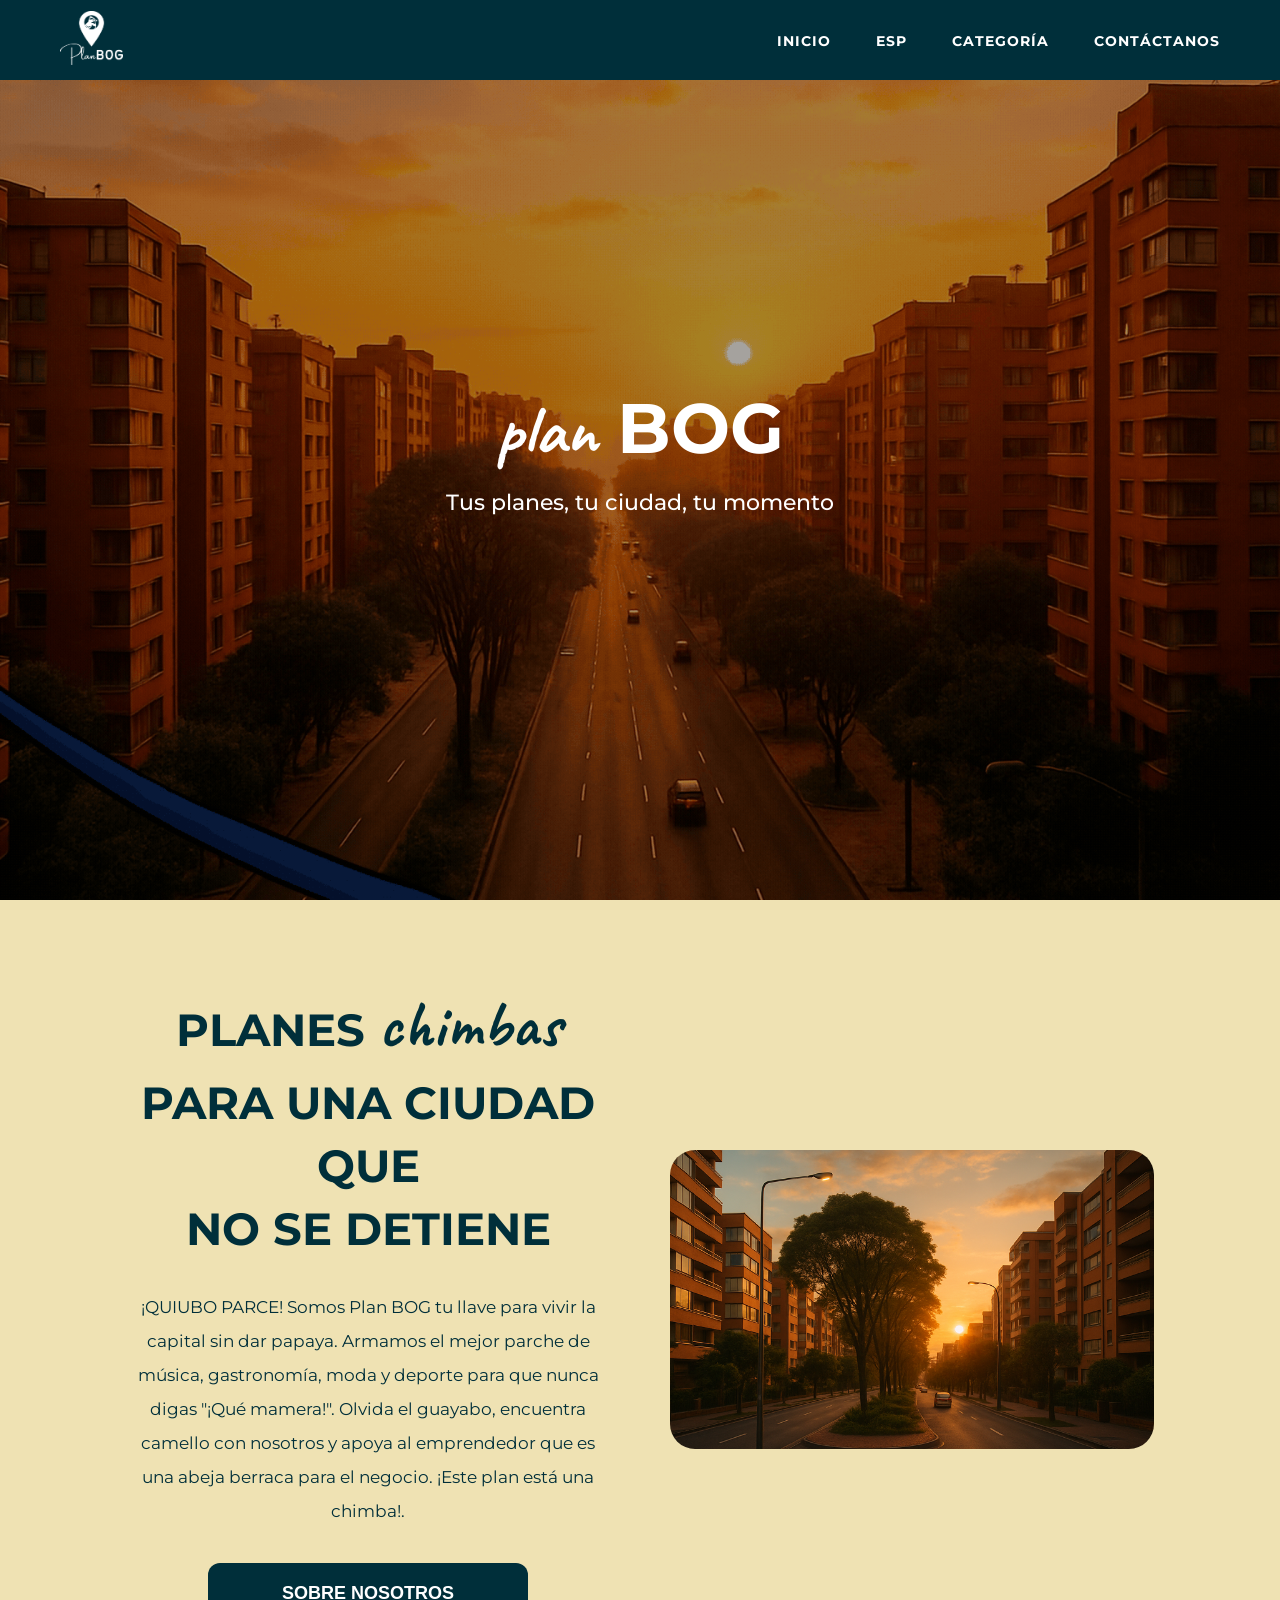
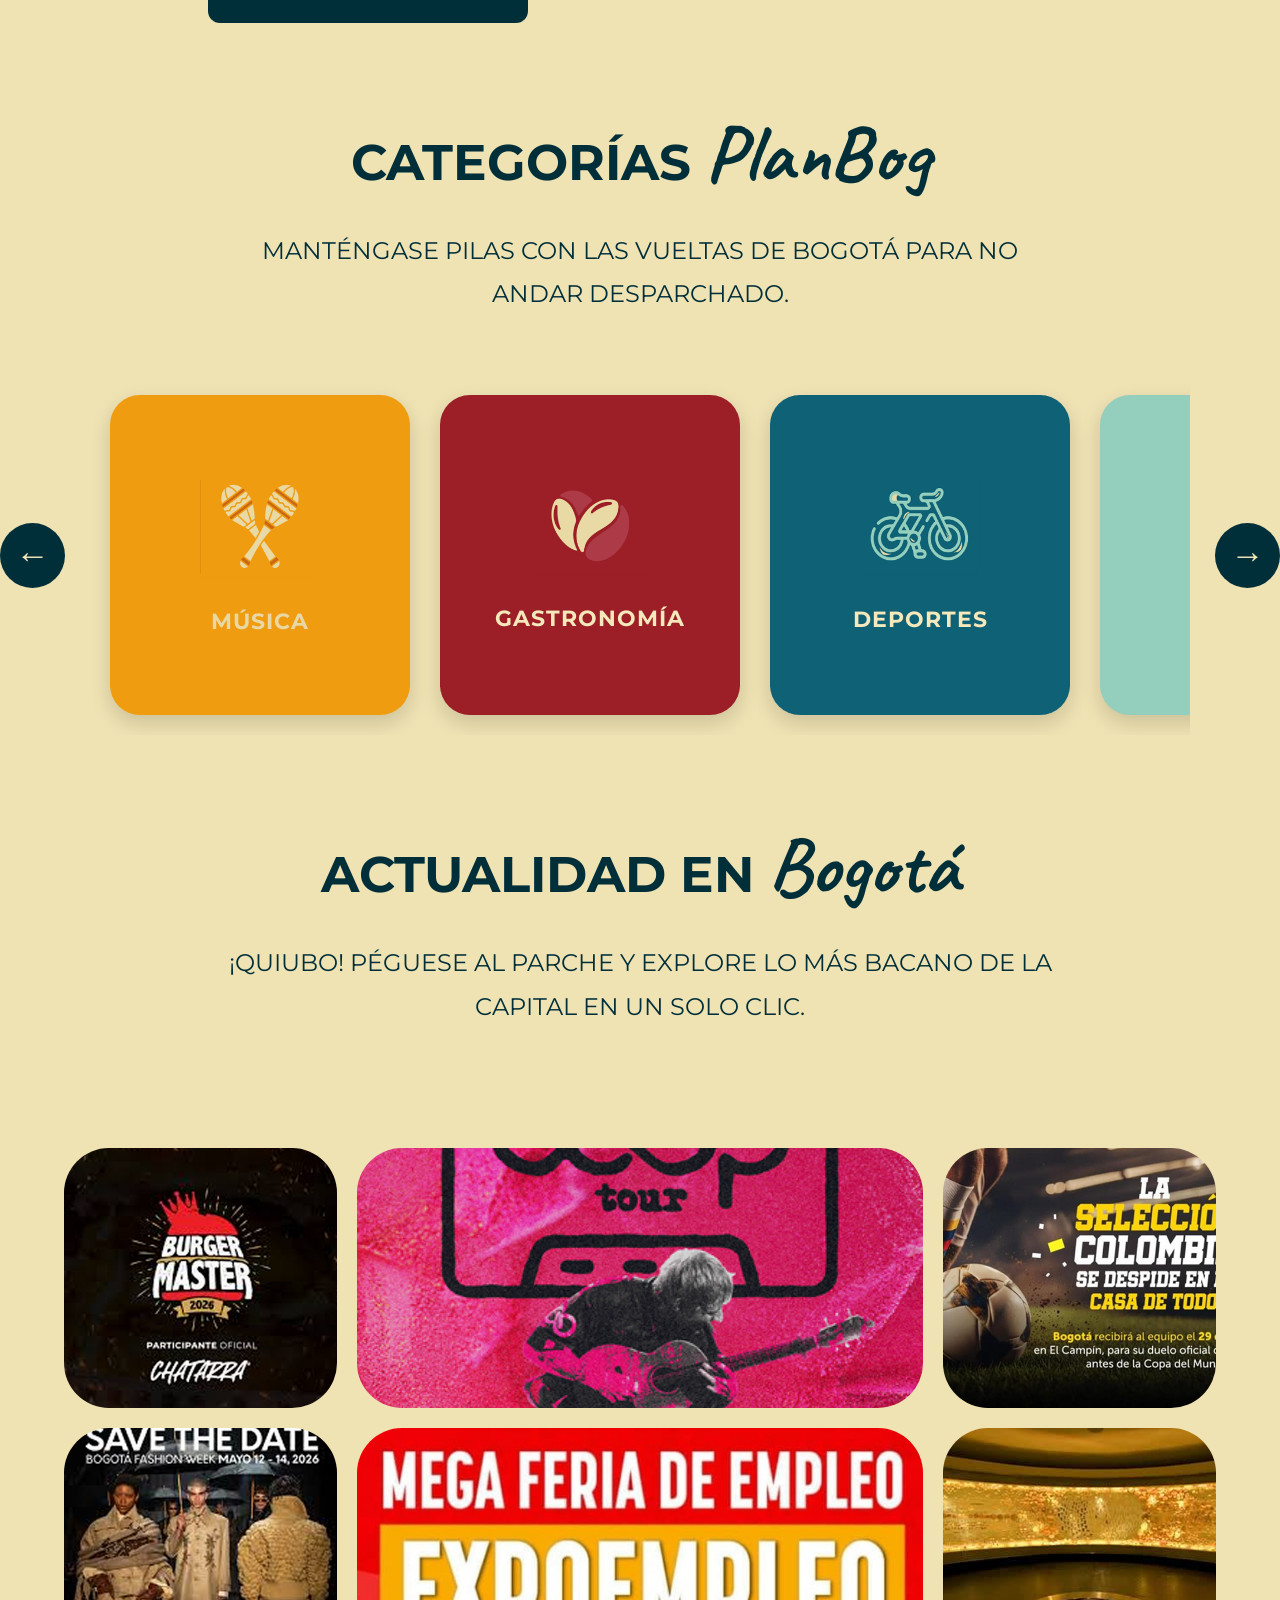
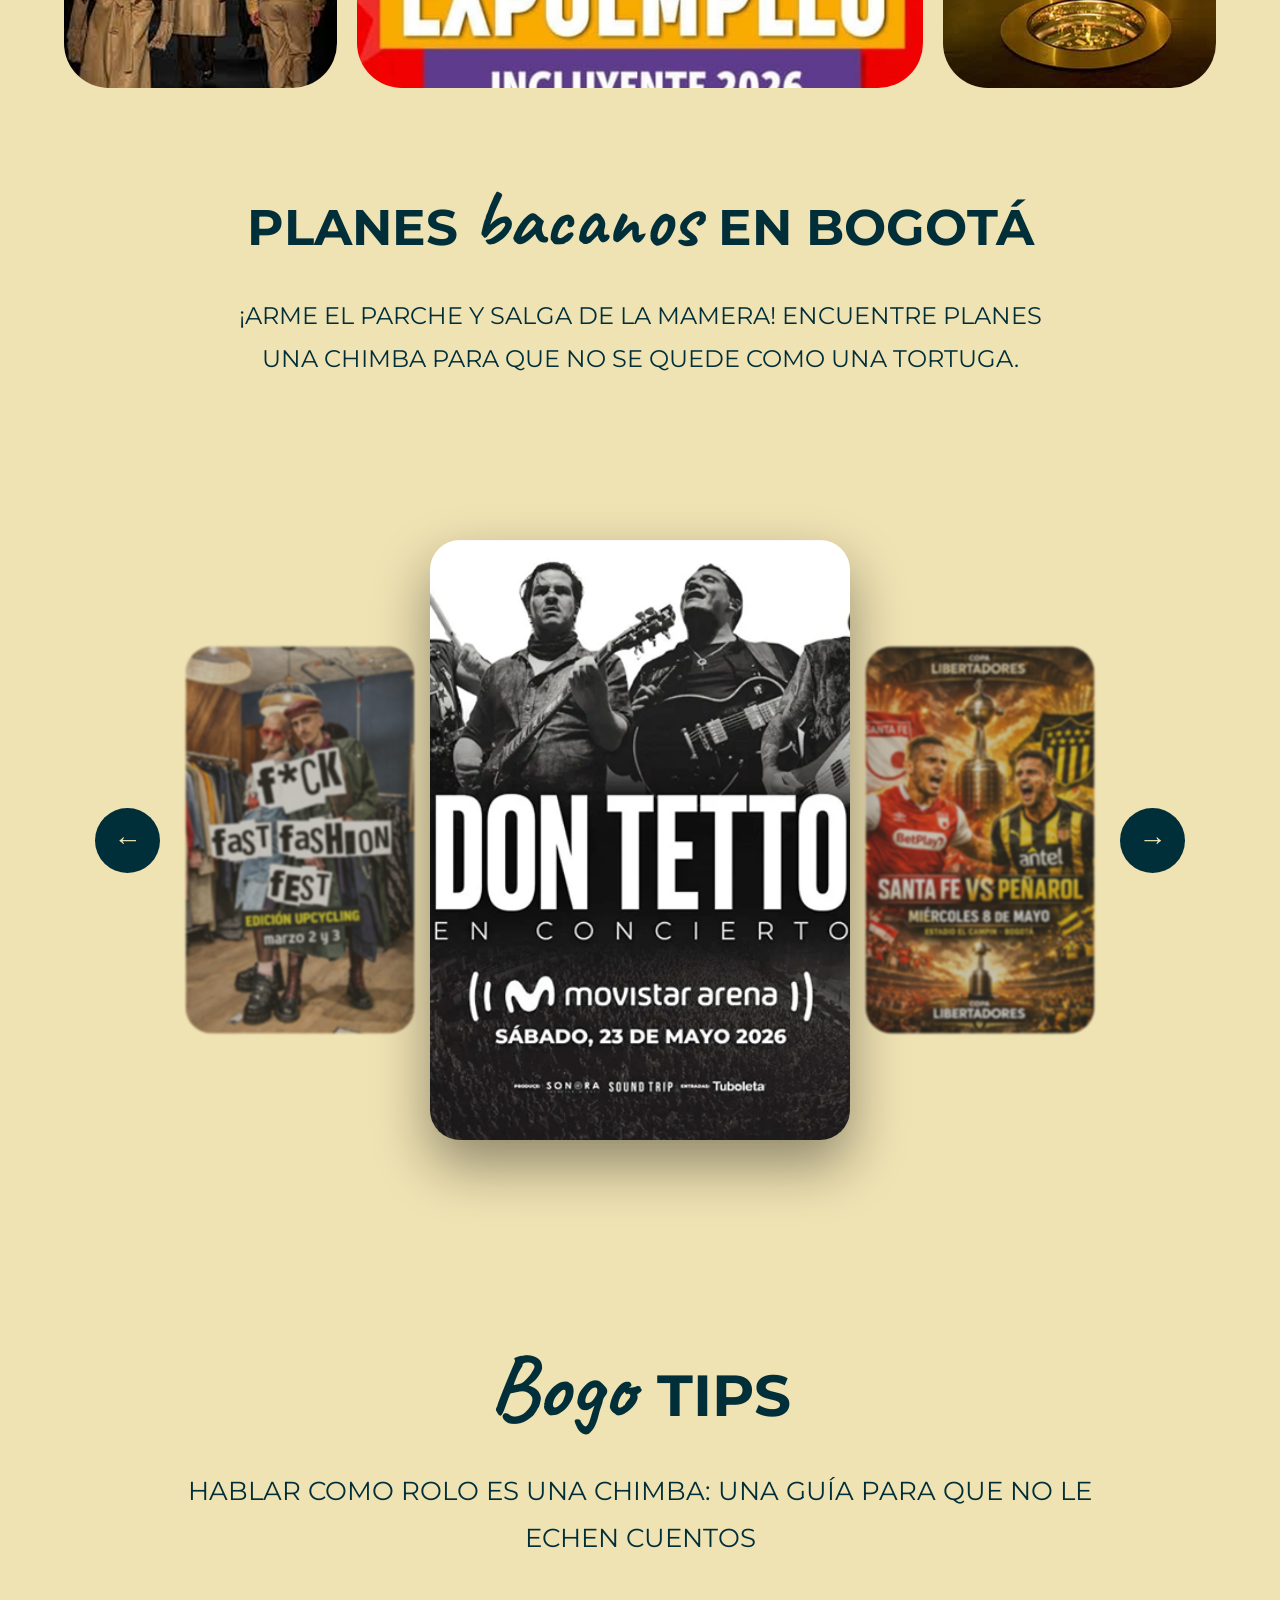
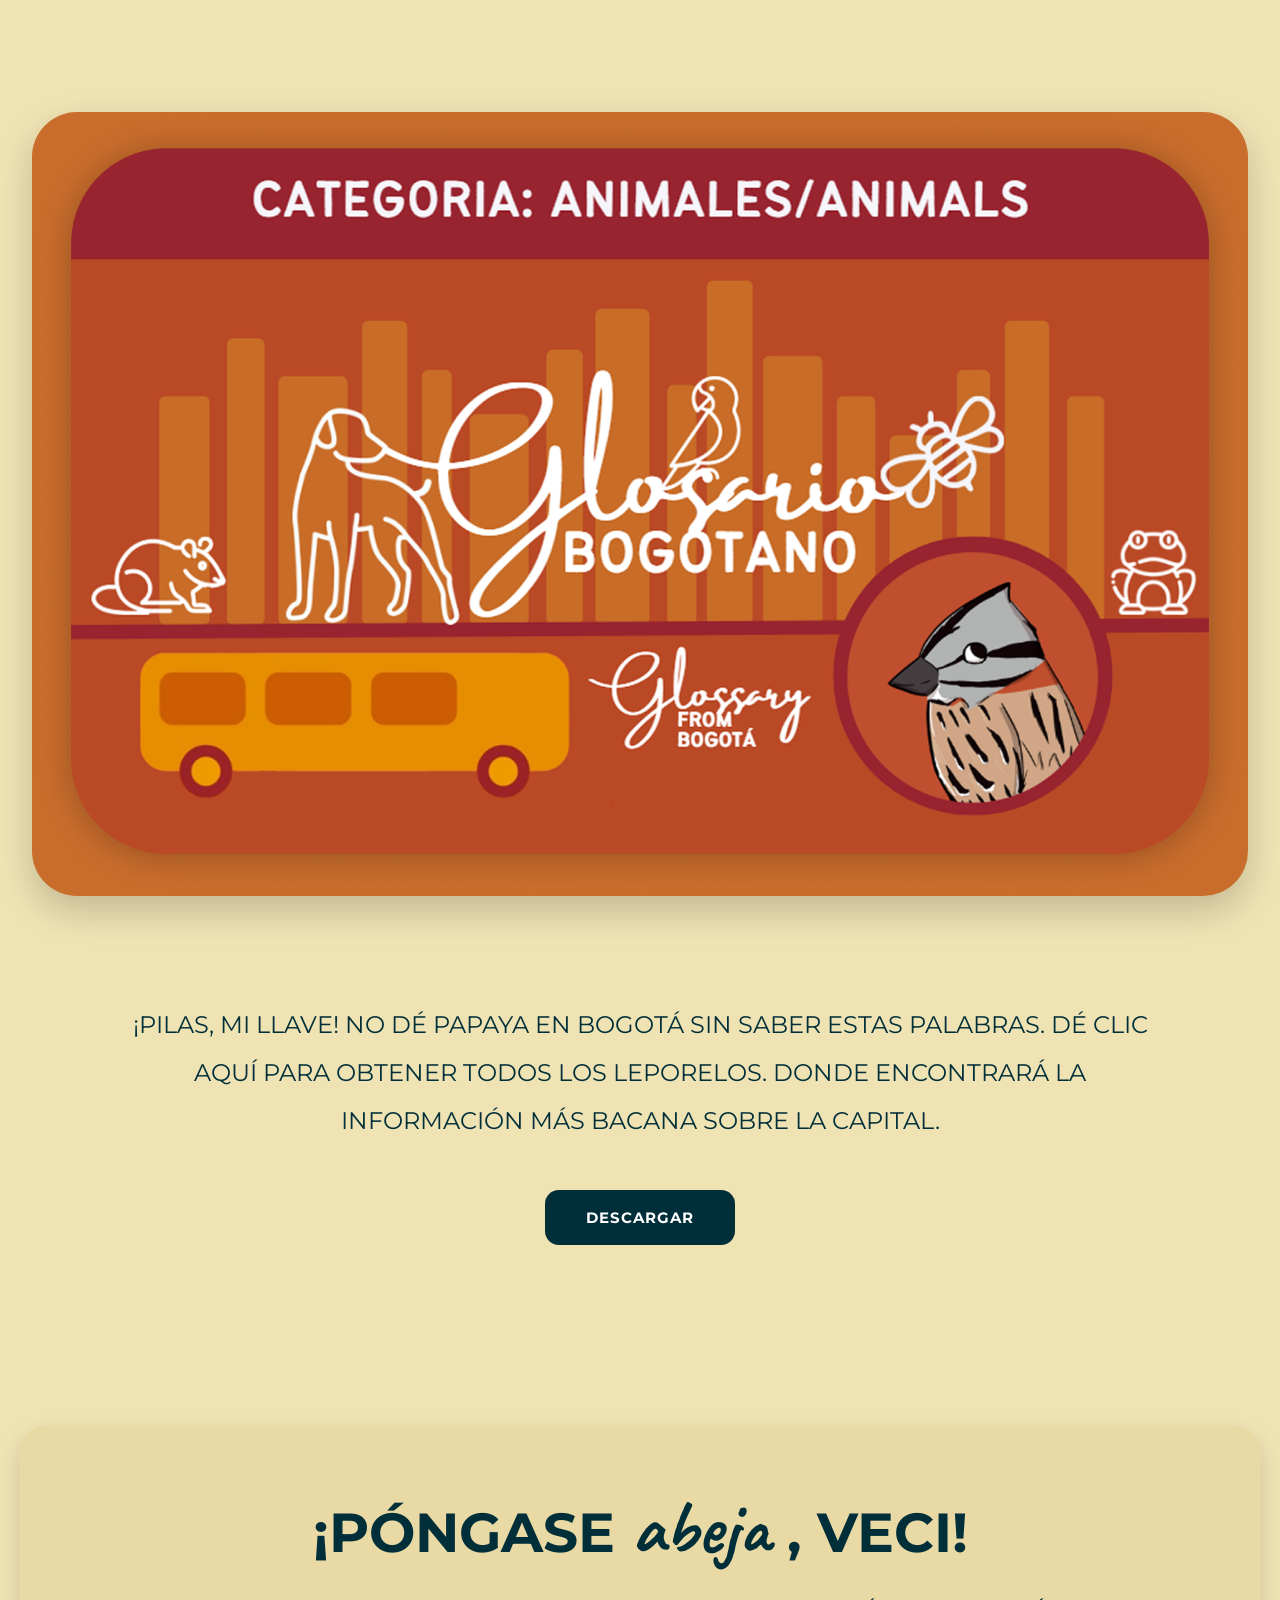
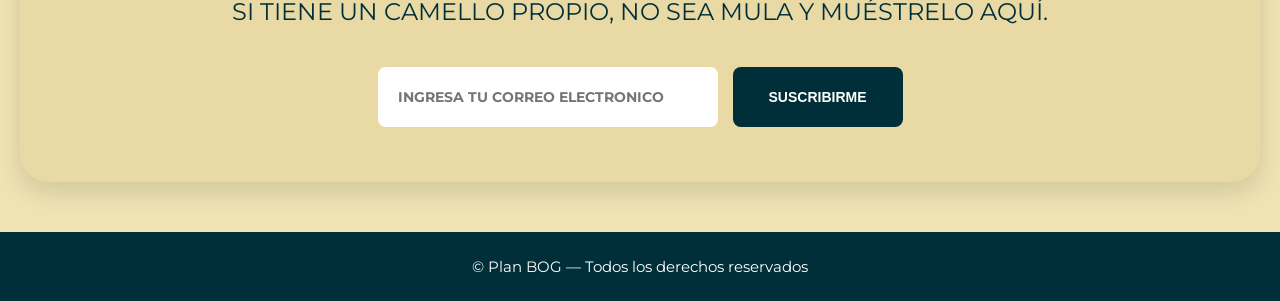
<file: index.html>
<!DOCTYPE html>
<html lang="es">
<head>
    <meta charset="UTF-8">
    <meta name="viewport" content="width=device-width, initial-scale=1.0">
    <title>Plan BOG</title>

    <link rel="icon" href="html/img/mini.png" type="image/png">

    <!-- CSS -->
    <link rel="stylesheet" href="css/styles.css">

    <!-- FUENTES -->
    <link href="https://fonts.googleapis.com/css2?family=Montserrat:wght@400;600;700&family=Caveat:wght@700&display=swap" rel="stylesheet">
</head>
<body>

    <!-- HEADER -->
    <header class="header">

        <!-- NAVBAR -->
        <nav class="navbar">

            <!-- LOGO -->
            <div class="logo">
                <img src="html/img/logo.png" alt="Logo">
            </div>

            <!-- MENÚ -->
            <ul class="menu">

                <li>
                    <a href="index.html" data-key="home">INICIO</a>
                </li>

                <li>
                    <button id="language-toggle">
                        ESP
                    </button>
                </li>

                <li class="dropdown">

                <a href="#" data-key="category">
                    CATEGORÍA
                </a>

                <ul class="dropdown-menu">

                    <li>
                        <a href="html/gastronomia.html" data-key="gastronomy">
                            GASTRONOMÍA
                        </a>
                    </li>

                    <li>
                        <a href="html/deportes.html" data-key="sports">
                            DEPORTES
                        </a>
                    </li>

                    <li>
                        <a href="html/musica.html" data-key="music">
                            MÚSICA
                        </a>
                    </li>

                    <li>
                        <a href="html/moda.html" data-key="fashion">
                            MODA
                        </a>
                    </li>

                    <li>
                        <a href="html/ferias.html" data-key="fairs">
                            FERIAS
                        </a>
                    </li>

                    <li>
                        <a href="html/emprendimiento.html" data-key="entrepreneurship">
                            EMPRENDIMIENTO
                        </a>
                    </li>

                </ul>

            </li>

                <li>
                    <a href="html/contactanos.html" data-key="contact">CONTÁCTANOS</a>
                </li>

            </ul>

        </nav>

        <!-- HERO -->
        <section class="hero">

            <!-- GIF -->
            <img src="html/img/fondo.gif" alt="Fondo" class="hero-gif">

            <!-- OVERLAY -->
            <div class="overlay"></div>

            <!-- CONTENIDO -->
            <div class="hero-content">

                <h1>
                    <span>plan</span> BOG
                </h1>

                <p data-key="hero">
                    Tus planes, tu ciudad, tu momento
                </p>

            </div>

        </section>

        <!-- ABOUT -->

    <section class="about">

        <!-- TEXTO -->

        <div class="about-text">

            <h2>
                <span data-key="plans">PLANES</span>

                <span class="script" data-key="cool">
                    chimbas
                </span>

                <span data-key="city">
                    PARA UNA CIUDAD QUE
                </span>

                <br>

                <span data-key="neverStops">
                    NO SE DETIENE
                </span>
            </h2>

            <p data-key="aboutText">
                ¡QUIUBO PARCE! Somos Plan BOG tu llave para vivir la capital sin dar papaya. Armamos el mejor parche de música, gastronomía, moda y deporte para que nunca digas "¡Qué mamera!". Olvida el guayabo, encuentra camello con nosotros y apoya al emprendedor que es una abeja berraca para el negocio. ¡Este plan está una chimba!.
            </p>

            <a href="html/contactanos.html">
                <button class="about-btn" data-key="aboutButton">
                    SOBRE NOSOTROS
                </button>
            </a>

        </div>

        <!-- IMAGEN -->

        <div class="about-image">

            <img src="html/img/about.png" alt="Bogotá">

        </div>

    </section>

  <!-- TÍTULO -->

  <section class="news-title">

      <h2>

          <span data-key="news2">
              CATEGORÍAS
          </span>

          <span class="script city-script">
              PlanBog
          </span>

      </h2>

      <p class="cards-text" data-key="cardsText">
          MANTÉNGASE PILAS CON LAS VUELTAS DE BOGOTÁ PARA NO ANDAR DESPARCHADO.
      </p>

  </section>

    <div class="cards-slider">

    <button class="slider-btn prev-btn">
        ←
    </button>

    <div class="cards-container">

        <!-- MÚSICA -->
        <div class="card music-card">
            <a href="html/musica.html">
                <img src="html/img/musica.png" alt="Música">
                <h3 data-key="music">MÚSICA</h3>
            </a>
        </div>

        <!-- GASTRONOMÍA -->
        <div class="card gastronomy-card">
            <a href="html/gastronomia.html">
                <img src="html/img/gastronomia.png" alt="Gastronomía">
                <h3 data-key="gastronomy">GASTRONOMÍA</h3>
            </a>
        </div>

        <!-- DEPORTES -->
        <div class="card sports-card">
            <a href="html/deportes.html">
                <img src="html/img/deporte.png" alt="Deportes">
                <h3 data-key="sports">DEPORTES</h3>
            </a>
        </div>

        <!-- MODA -->
        <div class="card fashion-card">
            <a href="html/moda.html">
                <img src="html/img/moda.png" alt="Moda">
                <h3 data-key="fashion">MODA</h3>
            </a>
        </div>

        <!-- FERIAS -->
        <div class="card fairs-card">
            <a href="html/ferias.html">
                <img src="html/img/ferias.png" alt="Ferias">
                <h3 data-key="fairs">FERIAS</h3>
            </a>
        </div>

        <!-- EMPRENDIMIENTO -->
        <div class="card entrepreneurship-card">
            <a href="html/emprendimiento.html">
                <img src="html/img/emprendimiento.png" alt="Emprendimiento">
                <h3 data-key="entrepreneurship">EMPRENDIMIENTO</h3>
            </a>
        </div>

    </div> <!-- cierra cards-container -->

    <button class="slider-btn next-btn">
        →
    </button>

</div> <!-- cierra cards-slider -->

      <section class="news-title">

      <h2>

          <span data-key="news">
              ACTUALIDAD EN
          </span>

          <span class="script city-script">
              Bogotá
          </span>

      </h2>

      <p class="cards-text" data-key="cardsText2">
          ¡QUIUBO! PÉGUESE AL PARCHE Y EXPLORE LO MÁS BACANO  DE LA CAPITAL EN UN SOLO CLIC.
      </p>

    </section>

<!-- EVENTOS -->

<section class="events-section">

    <div class="parent">

        <!-- EVENTO 1 -->
        <div class="div1 event-card">
            <img src="html/img/burger.png" alt="Evento">

            <div class="event-overlay">
                <h3 data-key="comingSoon">
                    Próximamente
                </h3>

                <p data-key="comingText">
                    Muy pronto descubrirás los mejores eventos y destacados de Bogotá.
                </p>
            </div>
        </div>

        <!-- EVENTO 2 -->
        <div class="div2 event-card">
            <img src="html/img/cantante.png" alt="Evento">

            <div class="event-overlay">
                <h3 data-key="comingSoon">
                    Próximamente
                </h3>

                <p data-key="comingText">
                    Muy pronto descubrirás los mejores eventos y destacados de Bogotá.
                </p>
            </div>
        </div>

        <!-- EVENTO 3 -->
        <div class="div3 event-card">
            <img src="html/img/futbol.png" alt="Evento">

            <div class="event-overlay">
                <h3 data-key="comingSoon">
                    Próximamente
                </h3>

                <p data-key="comingText">
                    Muy pronto descubrirás los mejores eventos y destacados de Bogotá.
                </p>
            </div>
        </div>

        <!-- EVENTO 4 -->
        <div class="div4 event-card">
            <img src="html/img/cancion.png" alt="Evento">

            <div class="event-overlay">
                <h3 data-key="comingSoon">
                    Próximamente
                </h3>

                <p data-key="comingText">
                    Muy pronto descubrirás los mejores eventos y destacados de Bogotá.
                </p>
            </div>
        </div>

        <!-- EVENTO 5 -->
        <div class="div5 event-card">
            <img src="html/img/megaferia.png" alt="Evento">

            <div class="event-overlay">
                <h3 data-key="comingSoon">
                    Próximamente
                </h3>

                <p data-key="comingText">
                    Muy pronto descubrirás los mejores eventos y destacados de Bogotá.
                </p>
            </div>
        </div>

        <!-- EVENTO 6 -->
        <div class="div6 event-card">
            <img src="html/img/museo.png" alt="Evento">

            <div class="event-overlay">
                <h3 data-key="comingSoon">
                    Próximamente
                </h3>

                <p data-key="comingText">
                    Muy pronto descubrirás los mejores eventos y destacados de Bogotá.
                </p>
            </div>
        </div>

     </div>

    </section>

    <section class="news-title">

    <h2>

        <span data-key="plansTitle">
            PLANES
        </span>

        <span class="script city-script" data-key="coolPlans">
            bacanos
        </span>

        <span data-key="inBogota">
            EN BOGOTÁ
        </span>

        </h2>

        <p class="cards-text" data-key="plansText">
            ¡ARME EL PARCHE Y SALGA DE LA MAMERA! ENCUENTRE PLANES UNA CHIMBA PARA QUE NO SE QUEDE COMO UNA TORTUGA.
        </p>

    </section>

  <section class="carousel-section">

    <button class="carousel-btn carousel-prev">
        ←
    </button>

    <div class="carousel">

        <div class="carousel-item">
            <img src="html/img/evento1.png" alt="">
        </div>

        <div class="carousel-item">
            <img src="html/img/evento2.png" alt="">
        </div>

        <div class="carousel-item active">
            <img src="html/img/evento3.png" alt="">
        </div>

        <div class="carousel-item">
            <img src="html/img/evento4.png" alt="">
        </div>

        <div class="carousel-item">
            <img src="html/img/evento5.png" alt="">
            </div>

        </div>

        <button class="carousel-btn carousel-next">
            →
        </button>

    </section>


    <section class="bogotips-section">

        <h2>

            <span class="script bogotips-script">
                Bogo
            </span>

            <span data-key="tipsTitle">
                TIPS
            </span>

        </h2>

        <p class="bogotips-text" data-key="tipsText">
            HABLAR COMO ROLO ES UNA CHIMBA: UNA GUÍA PARA QUE NO LE ECHEN CUENTOS
        </p>

    </section>

    <section class="glosario-section">

    <div class="glosario-card">

        <img id="glosario-img"
             src="html/img/glosario1.png"
             alt="Glosario Bogotano">

        </div>

    </section>

    <section class="download-glossary">

    <p data-key="downloadText">
        ¡PILAS, MI LLAVE! NO DÉ PAPAYA EN BOGOTÁ SIN SABER ESTAS PALABRAS.
        DÉ CLIC AQUÍ PARA OBTENER TODOS LOS LEPORELOS.
        DONDE ENCONTRARÁ LA INFORMACIÓN MÁS BACANA SOBRE LA CAPITAL.
    </p>

    <div class="download-buttons">

        <a href="https://drive.google.com/drive/folders/1VIM1KPlNmZYdfWQQK7IJiFbwhhQs54tw?usp=sharing"
           target="_blank"
           data-key="downloadButton">

            DESCARGAR

        </a>

    </div>

    </section>

    <!-- =========================
     NEWSLETTER
========================= -->

<section class="newsletter">

    <div class="newsletter-box">

        <h2>

            <span data-key="newsletterTitle">
                ¡PÓNGASE
            </span>

            <span class="script" data-key="newsletterScript">
                abeja
            </span>

            <span data-key="newsletterTitle2">
                , VECI!
            </span>

        </h2>

        <p data-key="newsletterText">
            SI TIENE UN CAMELLO PROPIO, NO SEA MULA Y MUÉSTRELO AQUÍ.
        </p>

        <form class="newsletter-form">

            <input
                type="email"
                placeholder="INGRESA TU CORREO ELECTRONICO"
                data-key-placeholder="newsletterPlaceholder"
            >

            <a href="html/suscripcion.html" class="newsletter-link">

                <button type="button" data-key="newsletterButton">
                    SUSCRIBIRME
                </button>

            </a>    

        </form>

    </div>

    </section>

    <!-- FOOTER -->

    <footer class="footer">

        <p data-key="footerText">
            © Plan BOG — Todos los derechos reservados
        </p>

    </footer>

    </header>

    <!-- JS -->
    <script src="js/script.js"></script>

</body>
</html>
</file>
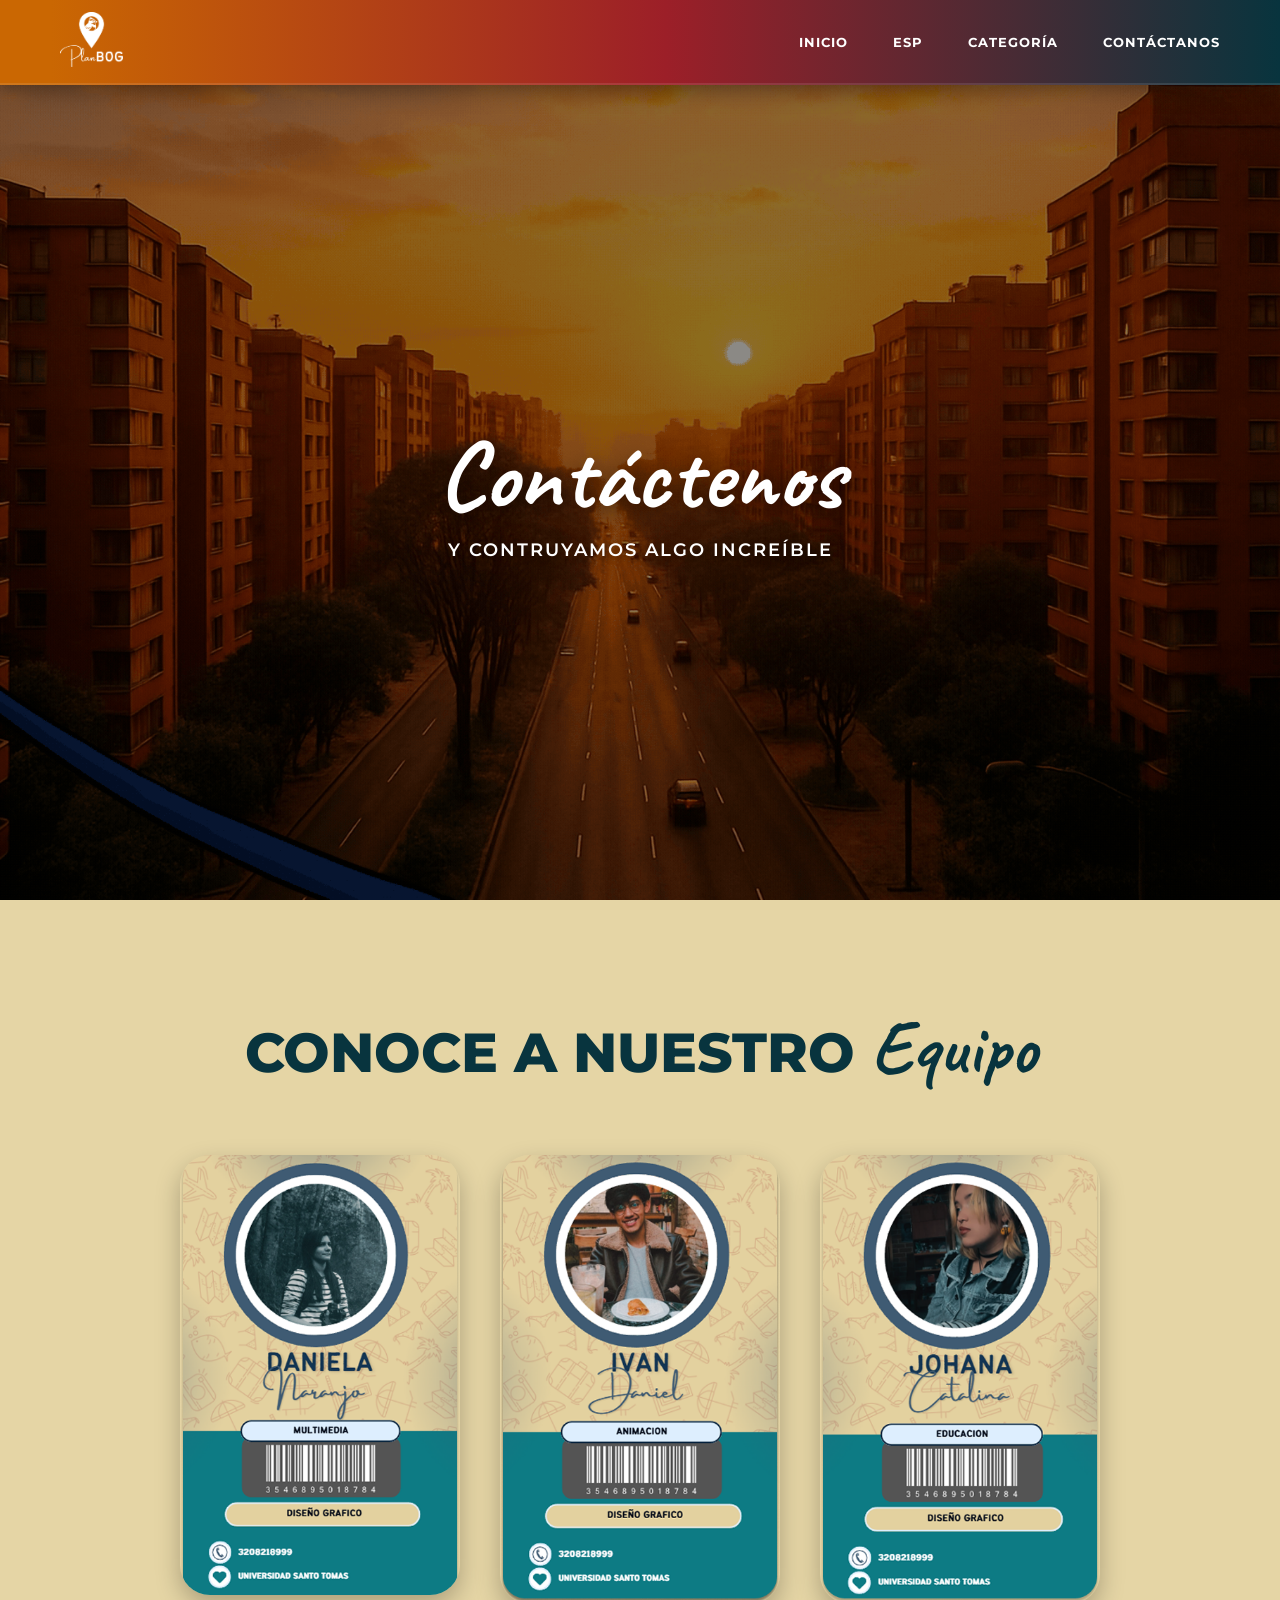
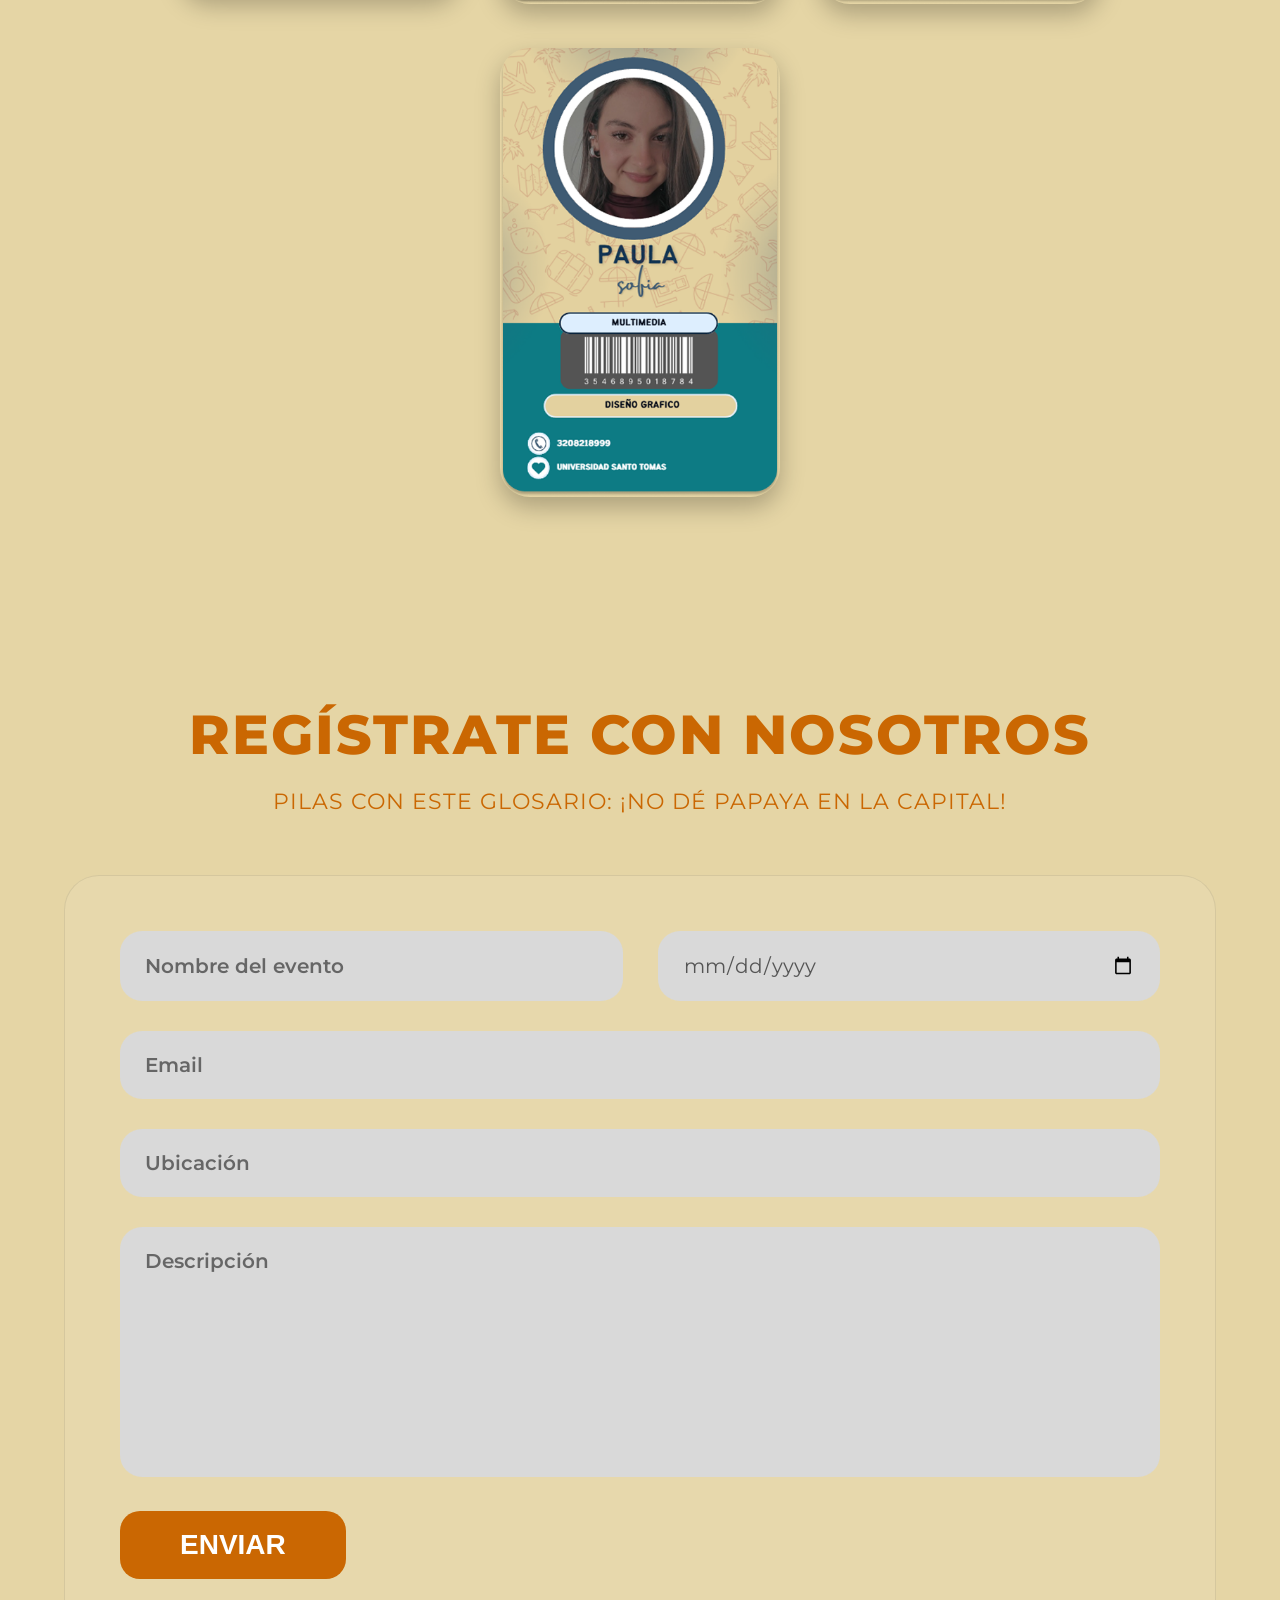
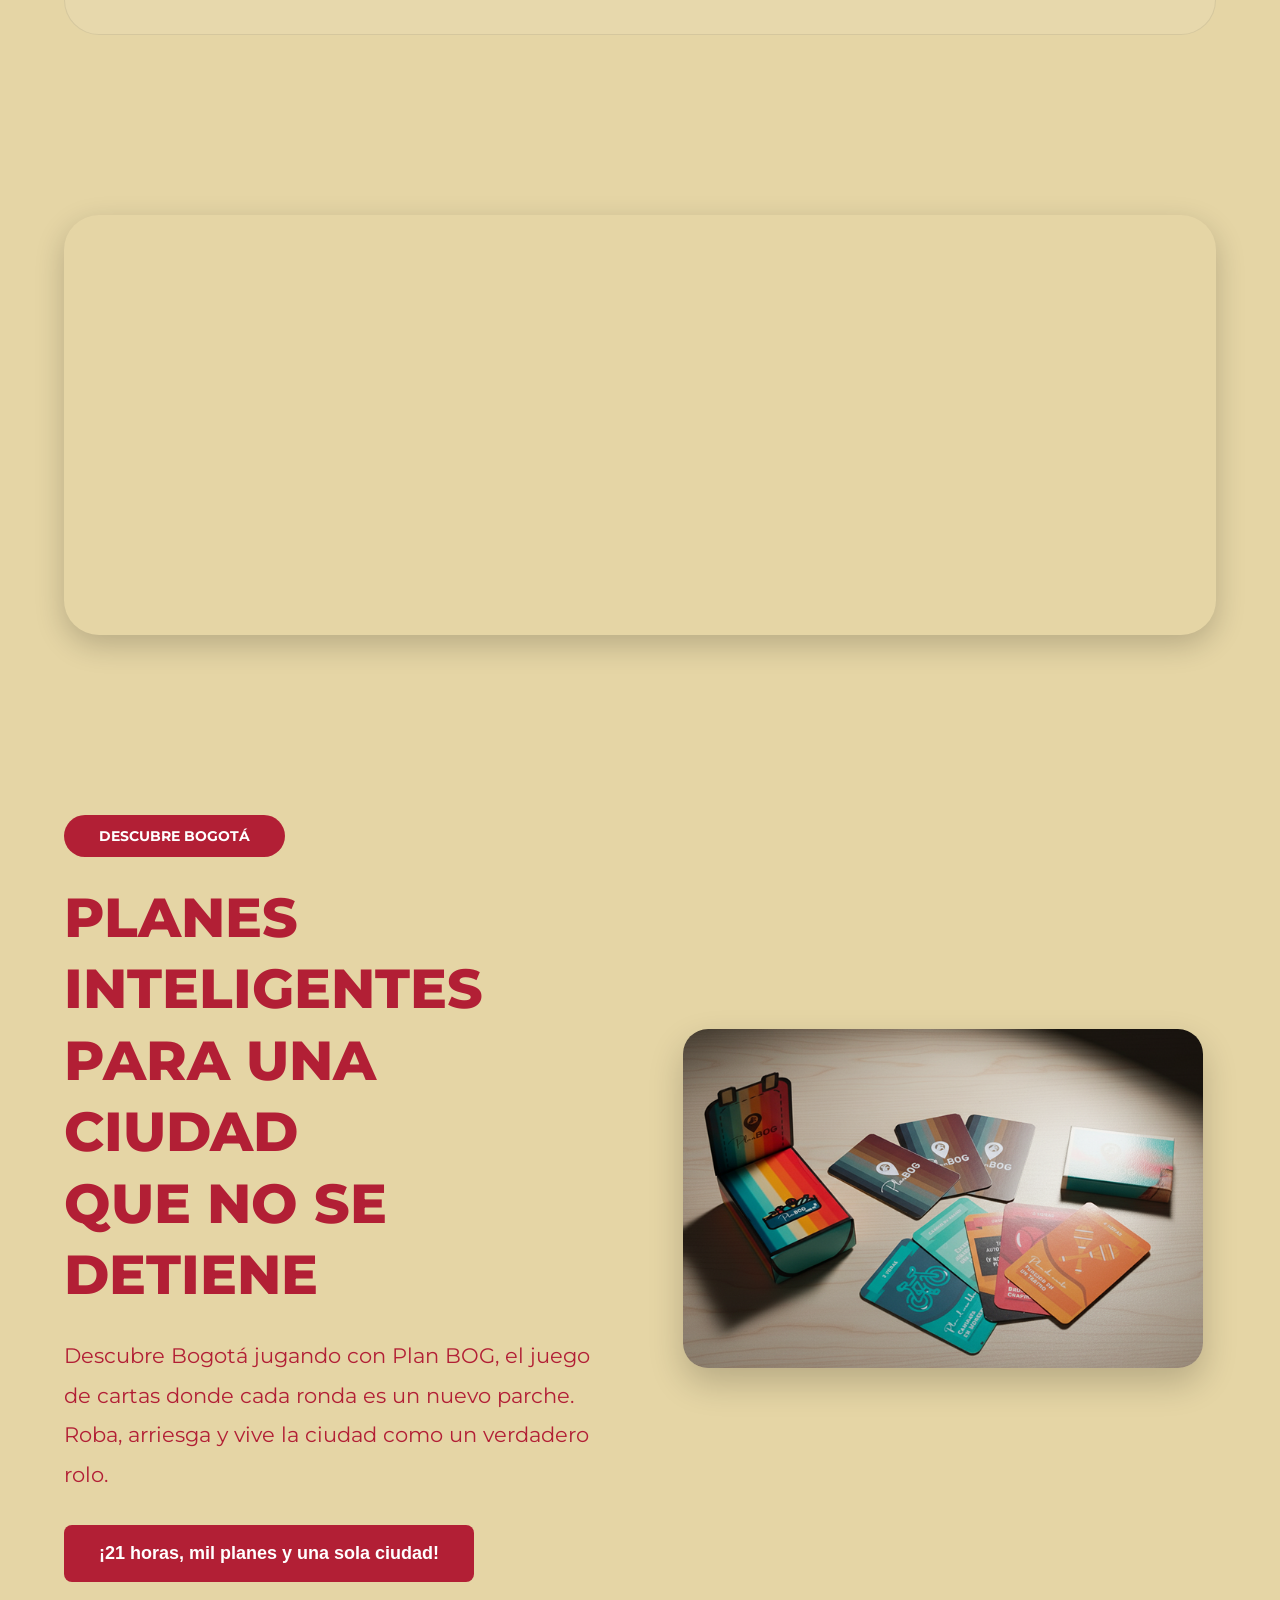
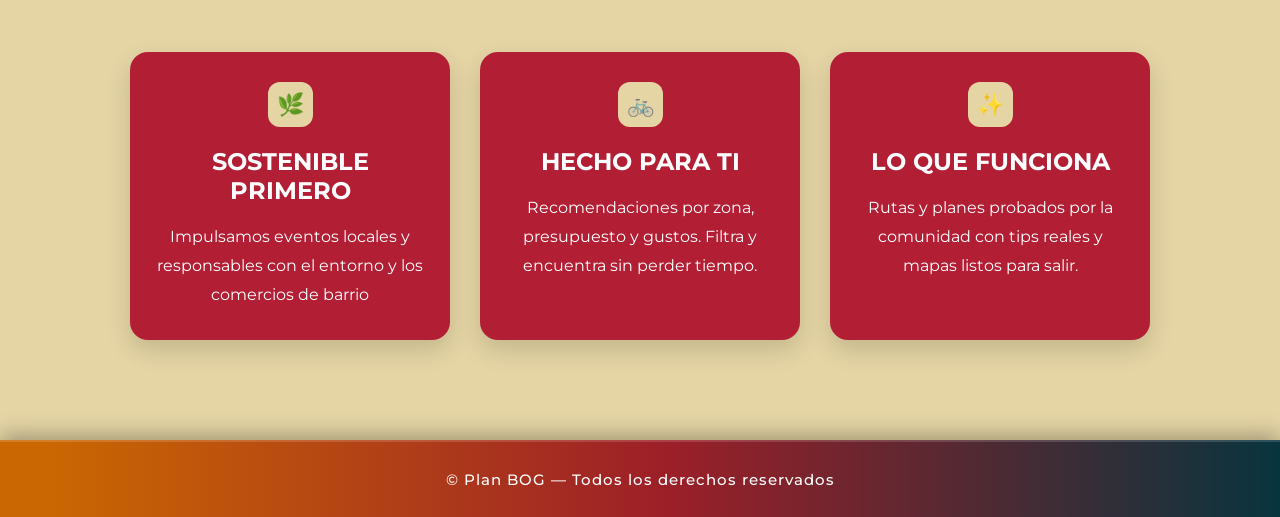
<file: html/contactanos.html>
<!DOCTYPE html>
<html lang="es">
<head>
    <meta charset="UTF-8">
    <meta name="viewport" content="width=device-width, initial-scale=1.0">
    <title>Contactános — Plan BOG</title>
    <link rel="icon" href="img/mini.png" type="image/png">

    <!-- CSS PROPIO GASTRONOMÍA -->
    <link rel="stylesheet" href="../css/contactanos.css">

    <!-- FUENTES -->
    <link href="https://fonts.googleapis.com/css2?family=Montserrat:wght@400;600;700&family=Caveat:wght@700&display=swap" rel="stylesheet">
</head>
<body>

    <!-- NAVBAR -->
    <nav class="navbar">
        <div class="logo">
            <img src="img/logo.png" alt="Logo">
        </div>
        <ul class="menu">
            <li><a href="../index.html" data-key="home">INICIO</a></li>
            <li><button id="language-toggle">ESP</button></li>
            <li class="dropdown">
                <a href="#" data-key="category">CATEGORÍA</a>
                <ul class="dropdown-menu">
                    <li><a href="gastronomia.html" data-key="gastronomy">GASTRONOMÍA</a></li>
                    <li><a href="deportes.html" data-key="sports">DEPORTES</a></li>
                    <li><a href="musica.html" data-key="music">MÚSICA</a></li>
                    <li><a href="moda.html" data-key="fashion">MODA</a></li>
                    <li><a href="ferias.html" data-key="fairs">FERIAS</a></li>
                    <li><a href="emprendimiento.html" data-key="entrepreneurship">EMPRENDIMIENTO</a></li>
                </ul>
            </li>
            <li><a href="contactanos.html" data-key="contact">CONTÁCTANOS</a></li>
        </ul>
    </nav>

    <!-- HERO -->
    <section class="hero">
        <img src="img/fondo.gif" alt="Gastronomía Bogotá" class="hero-img">
        <div class="overlay"></div>
        <div class="hero-content">
            <h1 class="script" data-key="gastroTitle">Contáctenos</h1>
            <p data-key="gastroHero">Y CONTRUYAMOS ALGO INCREÍBLE</p>
        </div>
    </section>

    <!-- =========================
     EQUIPO
========================= -->

<section class="equipo">

    <h2 class="equipo-title">
    <span data-key="teamTitle1">CONOCE A NUESTRO</span>
    <span class="script" data-key="teamTitle2">Equipo</span>
    </h2>

    <div class="team-container">

        <!-- CARD -->
        <div class="team-card">

            <!-- IMAGEN TARJETA -->
            <img src="img/daniela.png" alt="" class="card-img">

            <!-- POPUP -->
            <div class="popup">

                <div class="popup-content">

                    <button class="close-btn">✕</button>

                    <img src="img/daniela.png" alt="" class="popup-img">

                </div>

            </div>

        </div>



        <!-- CARD -->
        <div class="team-card">

            <img src="img/ivan.png" alt="" class="card-img">

            <div class="popup">

                <div class="popup-content">

                    <button class="close-btn">✕</button>

                    <img src="img/ivan.png" alt="" class="popup-img">

                </div>

            </div>

        </div>

<!-- CARD -->
        <div class="team-card">

            <!-- IMAGEN TARJETA -->
            <img src="img/johana.png" alt="" class="card-img">

            <!-- POPUP -->
            <div class="popup">

                <div class="popup-content">

                    <button class="close-btn">✕</button>

                    <img src="img/johana.png" alt="" class="popup-img">

                </div>

            </div>

        </div>

        <!-- CARD -->
        <div class="team-card">

            <img src="img/paula.png" alt="" class="card-img">

            <div class="popup">

                <div class="popup-content">

                    <button class="close-btn">✕</button>

                    <img src="img/paula.png" alt="" class="popup-img">

                </div>

            </div>

            </div>

        </div>

    </section>

    <!-- =========================
     FORMULARIO
========================= -->

<section class="registro">

    <div class="registro-header">

        <h2 data-key="registerTitle">
            REGÍSTRATE CON NOSOTROS
        </h2>

        <p data-key="registerText">
            PILAS CON ESTE GLOSARIO: ¡NO DÉ PAPAYA EN LA CAPITAL!
        </p>

    </div>


    <form class="registro-form">

        <!-- FILA -->
        <div class="form-row">

            <input 
                type="text"
                data-key-placeholder="eventName"
                placeholder="Nombre del evento"
            >

            <input 
                type="date"
            >

        </div>


        <!-- EMAIL -->
        <input 
            type="email"
            data-key-placeholder="email"
            placeholder="Email"
        >


        <!-- UBICACIÓN -->
        <input 
            type="text"
            data-key-placeholder="location"
            placeholder="Ubicación"
        >


        <!-- DESCRIPCIÓN -->
        <textarea 
            data-key-placeholder="description"
            placeholder="Descripción"
        ></textarea>


        <!-- BOTÓN -->
        <button type="submit" data-key="sendBtn">
            ENVIAR
        </button>

    </form>

    </section>

    <!-- =========================
     MAPA
    ========================= -->

    <section class="map-section">

        <div class="map-container">

            <iframe
                src="https://www.google.com/maps?q=Monserrate,Bogotá&output=embed"
                allowfullscreen=""
                loading="lazy">
            </iframe>

        </div>

    </section>

    <!-- =========================
     INFO PLAN BOG
========================= -->

<section class="info-plan">

    <div class="info-container">

        <!-- TEXTO -->
        <div class="info-text">

            <span class="mini-title" data-key="miniTitle">
                DESCUBRE BOGOTÁ
            </span>

            <h2 data-key="infoTitle">
                PLANES INTELIGENTES PARA UNA CIUDAD
                <br>
                QUE NO SE DETIENE
            </h2>

            <p data-key="infoText">
                Descubre Bogotá jugando con Plan BOG, el juego de cartas
                donde cada ronda es un nuevo parche. Roba, arriesga y vive
                la ciudad como un verdadero rolo.
            </p>

            <button data-key="infoBtn">
                ¡21 horas, mil planes y una sola ciudad!
            </button>

        </div>


        <!-- IMAGEN -->
        <div class="info-image">

            <img src="img/cartas.png" alt="">

        </div>

    </div>


    <!-- CARDS -->
    <div class="benefits">

        <!-- CARD -->
        <div class="benefit-card">

            <div class="icon">🌿</div>

            <h3 data-key="card1Title">
                SOSTENIBLE PRIMERO
            </h3>

            <p data-key="card1Text">
                Impulsamos eventos locales y responsables
                con el entorno y los comercios de barrio
            </p>

        </div>


        <!-- CARD -->
        <div class="benefit-card">

            <div class="icon">🚲</div>

            <h3 data-key="card2Title">
                HECHO PARA TI
            </h3>

            <p data-key="card2Text">
                Recomendaciones por zona, presupuesto y gustos.
                Filtra y encuentra sin perder tiempo.
            </p>

        </div>


        <!-- CARD -->
        <div class="benefit-card">

            <div class="icon">✨</div>

            <h3 data-key="card3Title">
                LO QUE FUNCIONA
            </h3>

            <p data-key="card3Text">
                Rutas y planes probados por la comunidad
                con tips reales y mapas listos para salir.
            </p>

        </div>

    </div>

    </section>

    <footer class="footer">
        <p data-key="footerText">© Plan BOG — Todos los derechos reservados</p>
    </footer>

        <!-- JS -->
    <script src="../js/contactanos.js"></script>

</body>
</html>
</file>
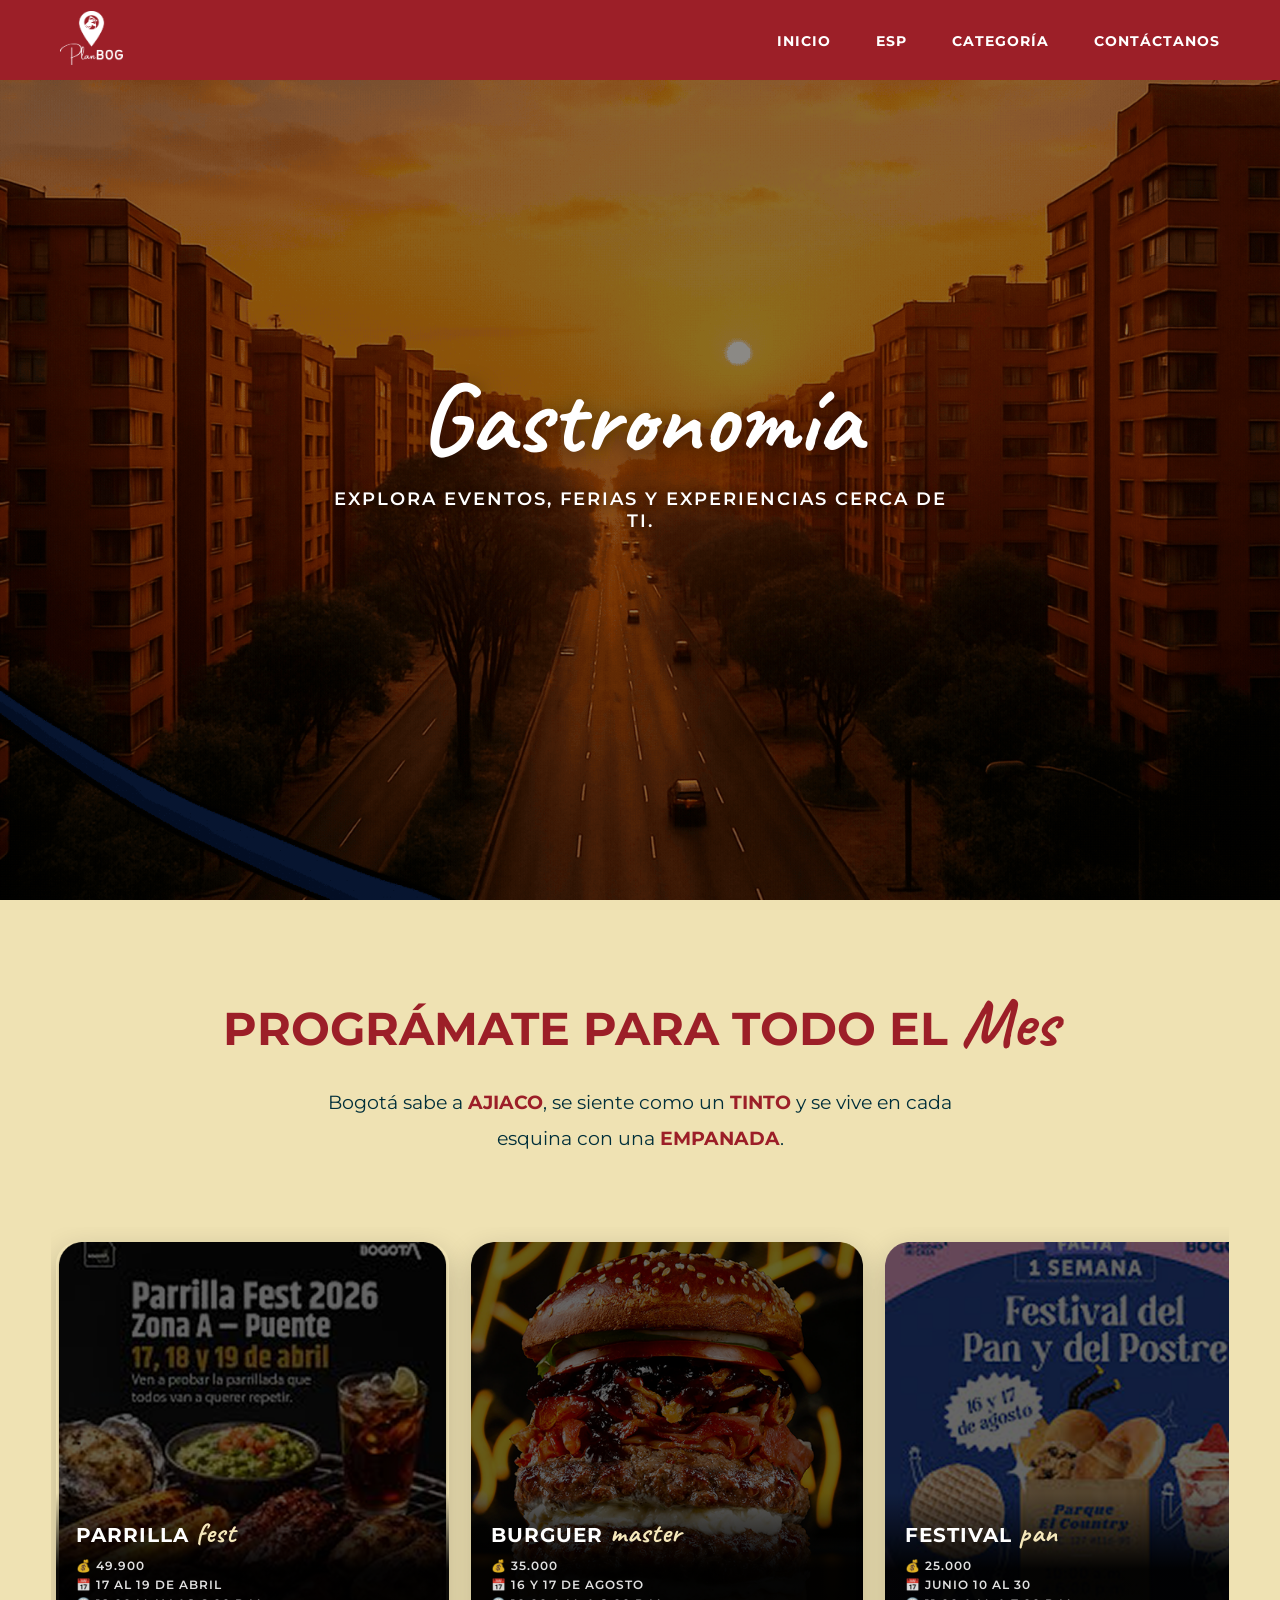
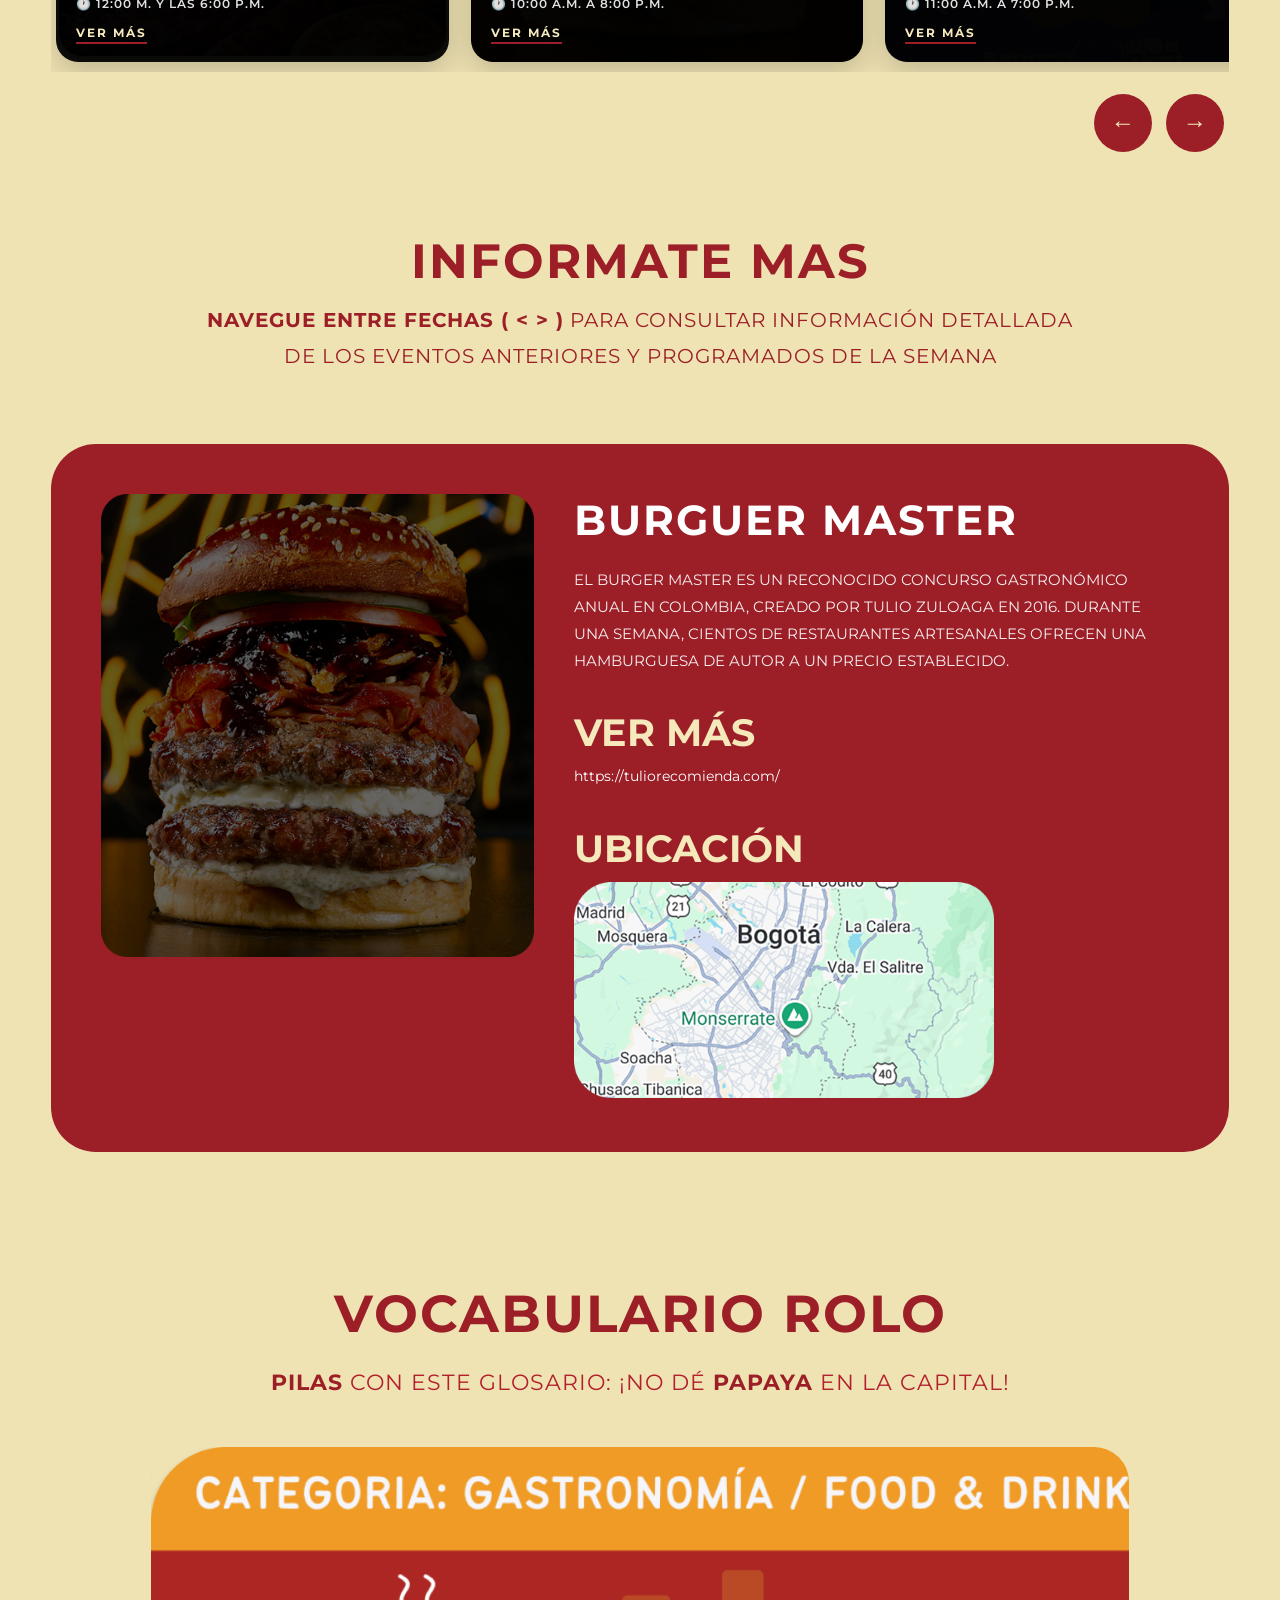
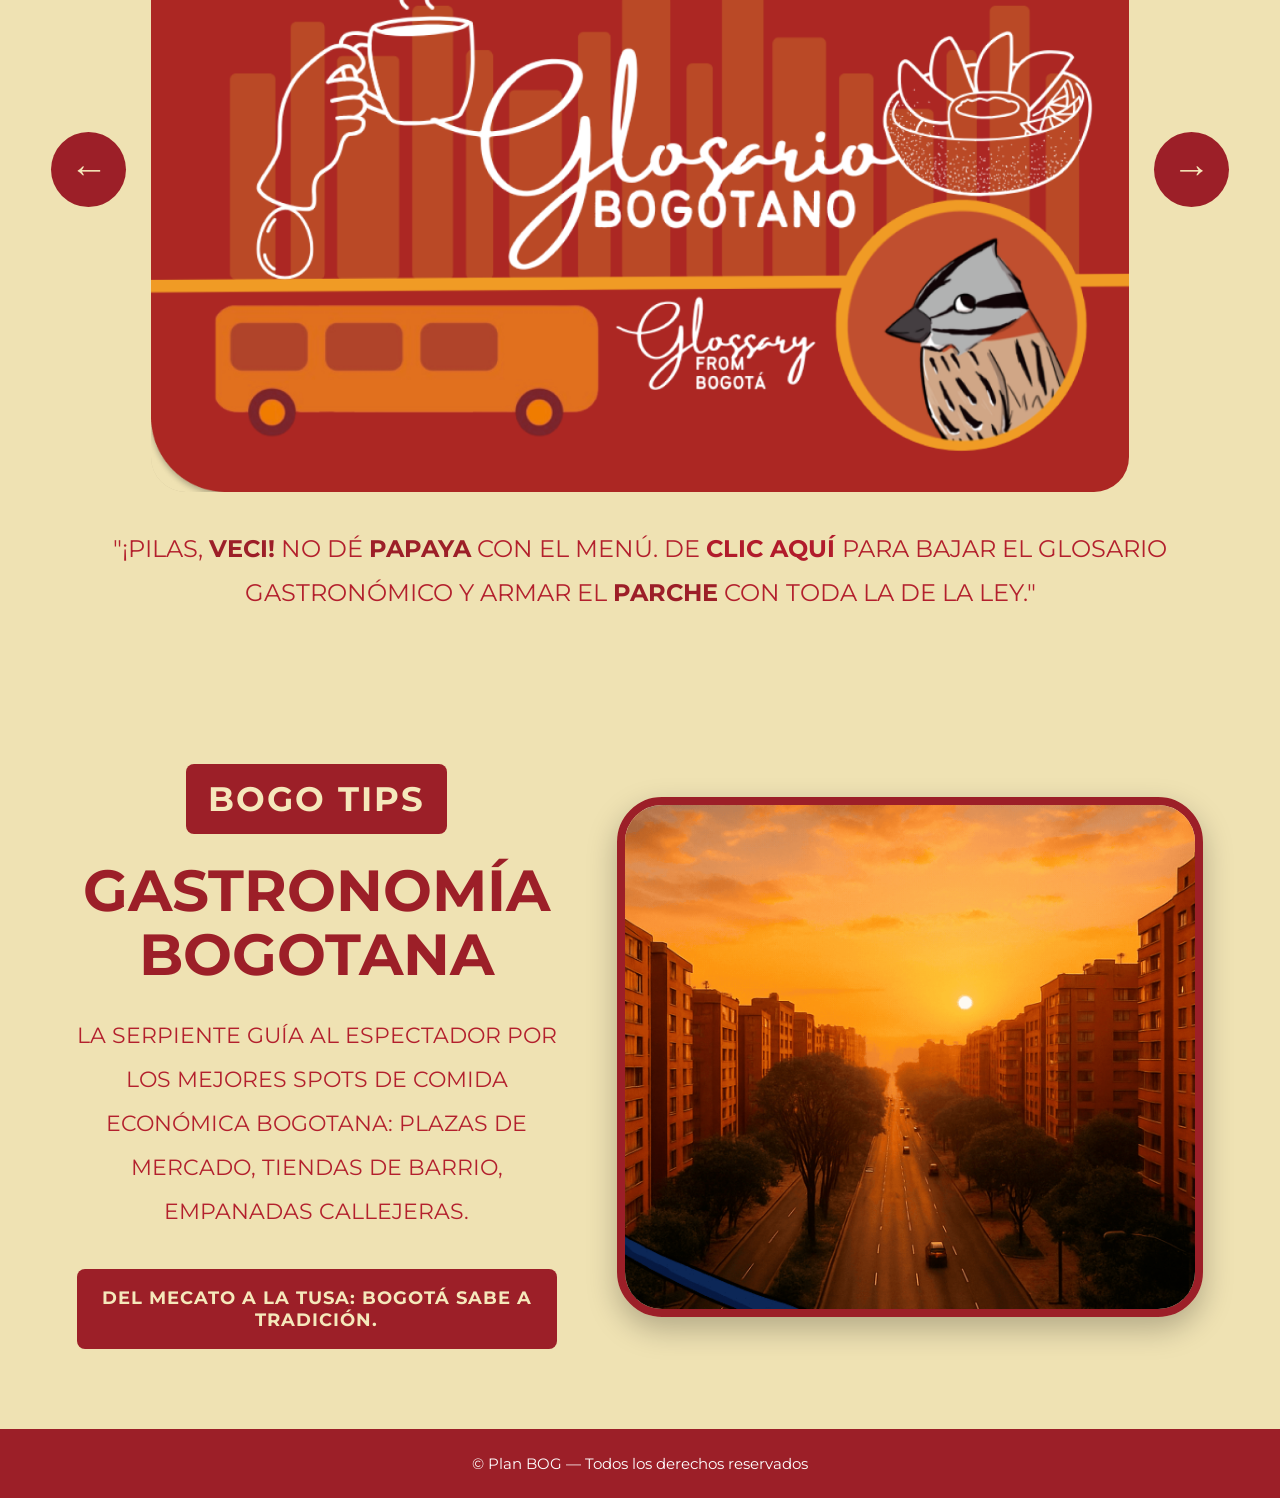
<file: html/gastronomia.html>
<!DOCTYPE html>
<html lang="es">
<head>
    <meta charset="UTF-8">
    <meta name="viewport" content="width=device-width, initial-scale=1.0">
    <title>Gastronomía — Plan BOG</title>
    <link rel="icon" href="img/mini.png" type="image/png">

    <!-- CSS PROPIO GASTRONOMÍA -->
    <link rel="stylesheet" href="../css/styles2.css">

    <!-- FUENTES -->
    <link href="https://fonts.googleapis.com/css2?family=Montserrat:wght@400;600;700&family=Caveat:wght@700&display=swap" rel="stylesheet">
</head>
<body>

    <!-- NAVBAR -->
    <nav class="navbar">
        <div class="logo">
            <img src="img/logo.png" alt="Logo">
        </div>
        <ul class="menu">
            <li><a href="../index.html" data-key="home">INICIO</a></li>
            <li><button id="language-toggle">ESP</button></li>
            <li class="dropdown">
                <a href="#" data-key="category">CATEGORÍA</a>
                <ul class="dropdown-menu">
                    <li><a href="gastronomia.html" data-key="gastronomy">GASTRONOMÍA</a></li>
                    <li><a href="deportes.html" data-key="sports">DEPORTES</a></li>
                    <li><a href="musica.html" data-key="music">MÚSICA</a></li>
                    <li><a href="moda.html" data-key="fashion">MODA</a></li>
                    <li><a href="ferias.html" data-key="fairs">FERIAS</a></li>
                    <li><a href="emprendimiento.html" data-key="entrepreneurship">EMPRENDIMIENTO</a></li>
                </ul>
            </li>
            <li><a href="contactanos.html" data-key="contact">CONTÁCTANOS</a></li>
        </ul>
    </nav>

    <!-- HERO -->
    <section class="hero">
        <img src="img/fondo.gif" alt="Gastronomía Bogotá" class="hero-img">
        <div class="overlay"></div>
        <div class="hero-content">
            <h1 class="script" data-key="gastroTitle">Gastronomía</h1>
            <p data-key="gastroHero">Explora eventos, ferias y experiencias cerca de ti.</p>
        </div>
    </section>

    <!-- PROGRÁMATE -->
    <section class="programa">
        <h2>
            <span data-key="scheduleTitle">PROGRÁMATE PARA TODO EL</span>
            <span class="script" data-key="scheduleScript">Mes</span>
        </h2>
        <p class="programa-text" data-key="scheduleText">Bogotá sabe a <b>AJIACO</b>, se siente como un <b>TINTO</b> y se vive en cada esquina con una <b>EMPANADA</b>.</p>
    </section>

    <!-- CARRUSEL -->
    <section class="carrusel-section">

        <div class="carrusel-track" id="gastroTrack">

            <div class="evento-card">
                <img src="img/evento6.png" alt="Evento 1">
                <div class="evento-info">
                    <h3>PARRILLA <span class="script">fest</span></h3>
                    <p>💰 49.900</p>
                    <p>📅 17 al 19 de abril</p>
                    <p>🕐 12:00 m. y las 6:00 p.m.</p>
                    <a href="#" class="ver-mas" data-key="seeMore">VER MÁS</a>
                </div>
            </div>

            <div class="evento-card">
                <img src="img/evento7.png" alt="Evento 2">
                <div class="evento-info">
                    <h3>BURGUER <span class="script">master</span></h3>
                    <p>💰 35.000</p>
                    <p>📅 16 y 17 de agosto</p>
                    <p>🕐 10:00 a.m. a 8:00 p.m.</p>
                    <a href="#" class="ver-mas" data-key="seeMore">VER MÁS</a>
                </div>
            </div>

            <div class="evento-card">
                <img src="img/evento8.png" alt="Evento 3">
                <div class="evento-info">
                    <h3>FESTIVAL <span class="script">pan</span></h3>
                    <p>💰 25.000</p>
                    <p>📅 Junio 10 al 30</p>
                    <p>🕐 11:00 a.m. a 7:00 p.m.</p>
                    <a href="#" class="ver-mas" data-key="seeMore">VER MÁS</a>
                </div>
            </div>

            <div class="evento-card">
                <img src="img/evento9.png" alt="Evento 4">
                <div class="evento-info">
                    <h3>FESTIVAL <span class="script">lechona</span></h3>
                    <p>💰 20.000</p>
                    <p>📅 20 al 25 de mayo</p>
                    <p>🕐 12:00 m. a 6:00 p.m.</p>
                    <a href="#" class="ver-mas" data-key="seeMore">VER MÁS</a>
                </div>
            </div>

            <div class="evento-card">
                <img src="img/evento10.png" alt="Evento 5">
                <div class="evento-info">
                    <h3>FESTIVAL <span class="script">arroz</span></h3>
                    <p>💰 15.000</p>
                    <p>📅 Todos los fines de semana</p>
                    <p>🕐 10:00 a.m. a 5:00 p.m.</p>
                    <a href="#" class="ver-mas" data-key="seeMore">VER MÁS</a>
                </div>
            </div>

        </div>

        <div class="carrusel-btns">
            <button class="btn-prev">←</button>
            <button class="btn-next">→</button>
        </div>

    </section>

    <section class="informate">

    <h2 data-key="infoTitle">INFORMATE MAS</h2>

    <p data-key="infoText">
        <b>NAVEGUE ENTRE FECHAS ( < > )</b> PARA CONSULTAR INFORMACIÓN
        DETALLADA DE LOS EVENTOS ANTERIORES Y PROGRAMADOS DE LA SEMANA
    </p>

    </section>

    <!-- =========================
INFO EVENTO
========================= -->

<section class="info-evento" id="infoEvento">

    <div class="info-container">

        <div class="info-img">
            <img id="infoImagen" src="img/evento7.png" alt="Evento">
        </div>

        <div class="info-content">

            <h2 id="infoTitulo">BURGUER MASTER</h2>

            <p id="infoDescripcion">
                El Burger Master es un reconocido concurso gastronómico anual en Colombia,
                creado por Tulio Zuloaga en 2016. Durante una semana, cientos de restaurantes
                artesanales ofrecen una hamburguesa de autor a un precio establecido.
            </p>

            <div class="info-link">
                <h3 data-key="seeMore">VER MÁS</h3>
                <a id="infoLink"
                   href="https://tuliorecomienda.com/"
                   target="_blank">
                   https://tuliorecomienda.com/
                </a>
            </div>

            <div class="info-map">
                <h3 data-key="location">UBICACIÓN</h3>

                <!-- MAPA COMO IMAGEN -->
                <img src="img/mapa.png" alt="Mapa">
            </div>

            </div>

        </div>

    </section>

</section>

<!-- =========================
VOCABULARIO ROLO
========================= -->

<section class="vocabulario">

    <h2 data-key="vocaTitle">VOCABULARIO ROLO</h2>

    <p class="voca-text" data-key="vocaText">

        <span>PILAS</span> CON ESTE GLOSARIO:
        ¡NO DÉ <span>PAPAYA</span> EN LA CAPITAL!

    </p>

    <div class="voca-wrapper">

        <!-- BOTON IZQUIERDA -->
        <button class="voca-btn prev-voca">←</button>

        <!-- CARRUSEL -->
        <div class="voca-track" id="vocaTrack">

            <img src="img/voca1.png" alt="">
            <img src="img/voca2.png" alt="">
            <img src="img/voca3.png" alt="">
            <img src="img/voca4.png" alt="">
            <img src="img/voca5.png" alt="">
            <img src="img/voca6.png" alt="">
            <img src="img/voca7.png" alt="">
            <img src="img/voca8.png" alt="">

        </div>

        <!-- BOTON DERECHA -->
        <button class="voca-btn next-voca">→</button>

    </div>

    <p class="voca-bottom" data-key="vocaBottom">

    "¡PILAS, <span>VECI!</span>
    NO DÉ <span>PAPAYA</span> CON EL MENÚ.
    
    DE 
    <a href="https://drive.google.com/file/d/1R-9z5q8pjh1aIJtDmc-yIDCCEYm_xXZa/view?usp=sharing" target="_blank">
        clic aquí
    </a>
    
    PARA BAJAR EL GLOSARIO
    GASTRONÓMICO Y ARMAR EL <span>PARCHE</span>
    CON TODA LA DE LA LEY."

    </p>

    </section>

    <!-- =========================
BOGO TIPS
========================= -->

<section class="bogo-tips">

    <!-- TEXTO -->
    <div class="tips-content">

        <span class="tips-tag" data-key="tipsTag">
            BOGO TIPS
        </span>

        <h2 data-key="tipsTitle">
            GASTRONOMÍA BOGOTANA
        </h2>

        <p data-key="tipsText">
            LA SERPIENTE GUÍA AL ESPECTADOR POR LOS
            MEJORES SPOTS DE COMIDA ECONÓMICA BOGOTANA:
            PLAZAS DE MERCADO, TIENDAS DE BARRIO,
            EMPANADAS CALLEJERAS.
        </p>

        <div class="tips-box" data-key="tipsBox">
            DEL MECATO A LA TUSA: BOGOTÁ SABE A TRADICIÓN.
        </div>

    </div>

    <!-- IMAGEN -->
    <div class="tips-image">

        <!-- PON TU GIF -->
        <img src="img/fondo.gif" alt="Tips Bogotá">

    </div>

    </section>

    <!-- FOOTER -->
    <footer class="footer">
        <p data-key="footerText">© Plan BOG — Todos los derechos reservados</p>
    </footer>

    <!-- JS -->
    <script src="../js/gastronomia.js"></script>

</body>
</html>
</file>
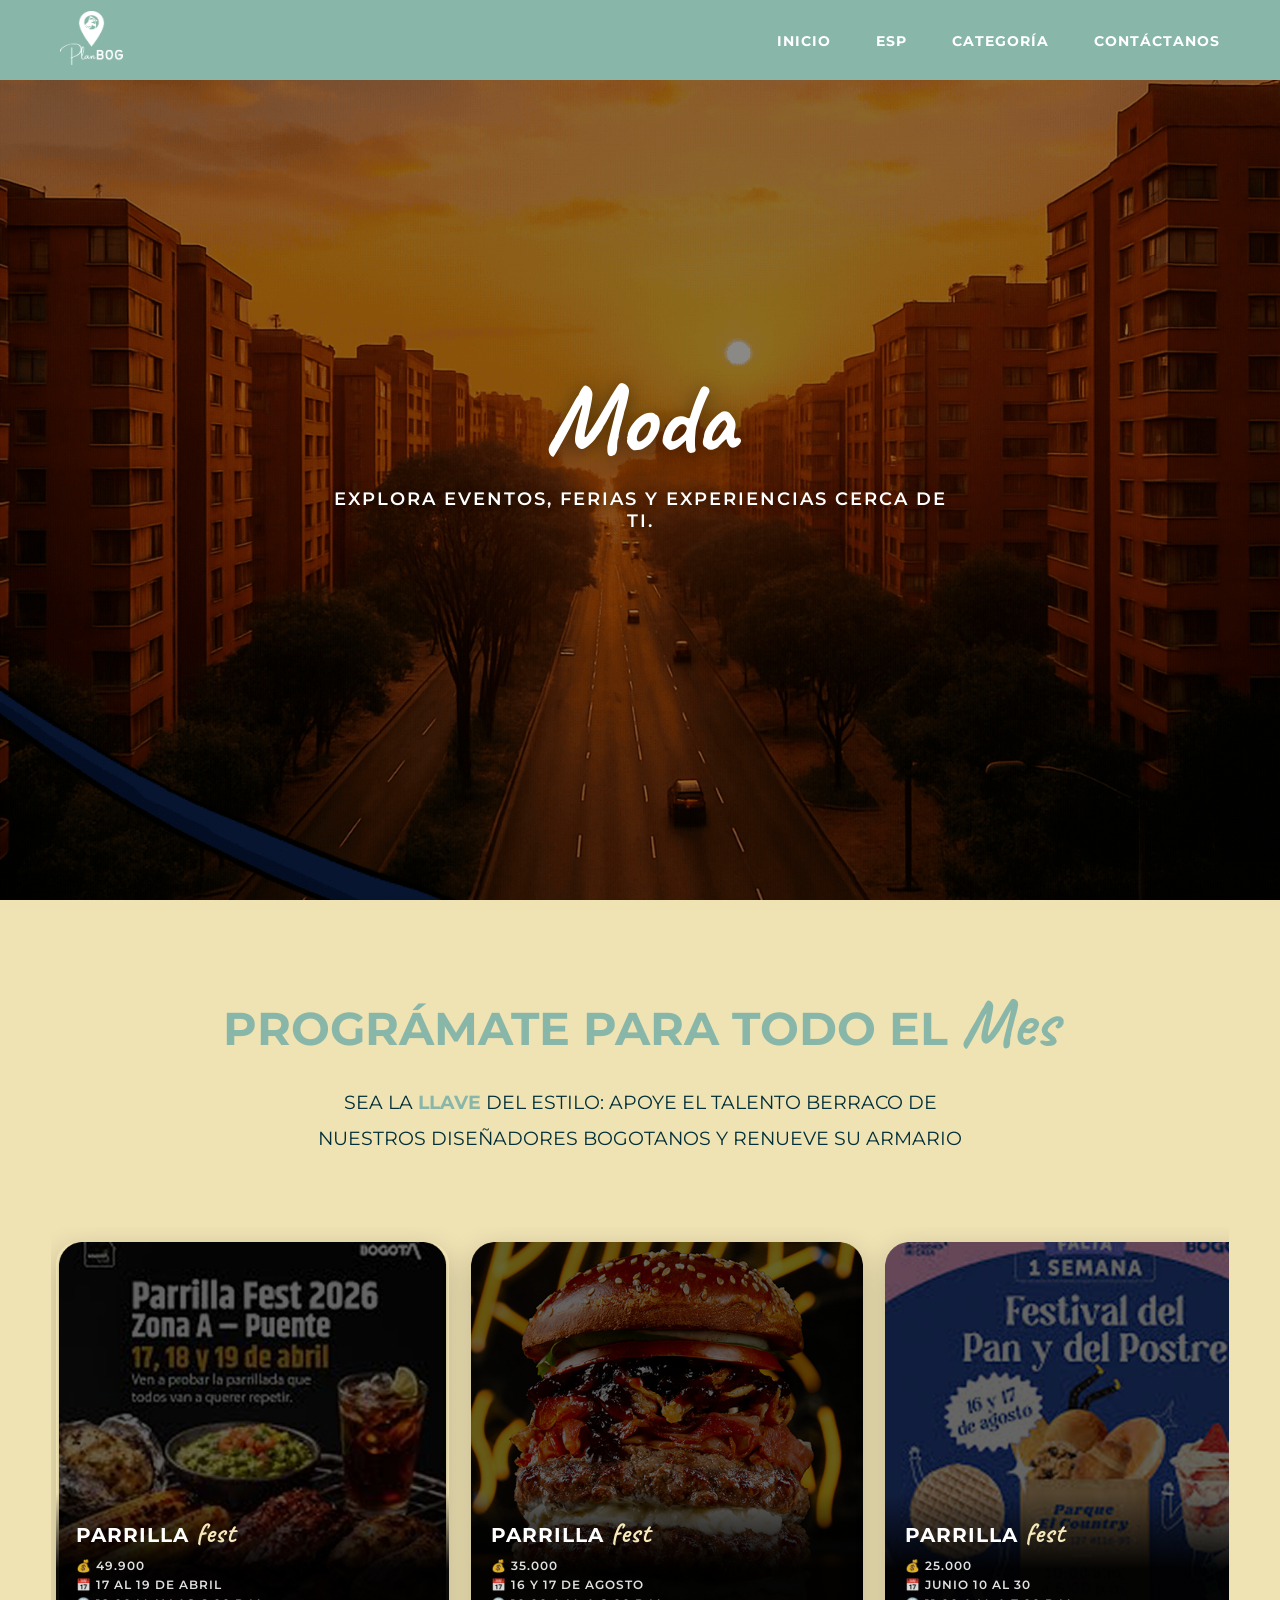
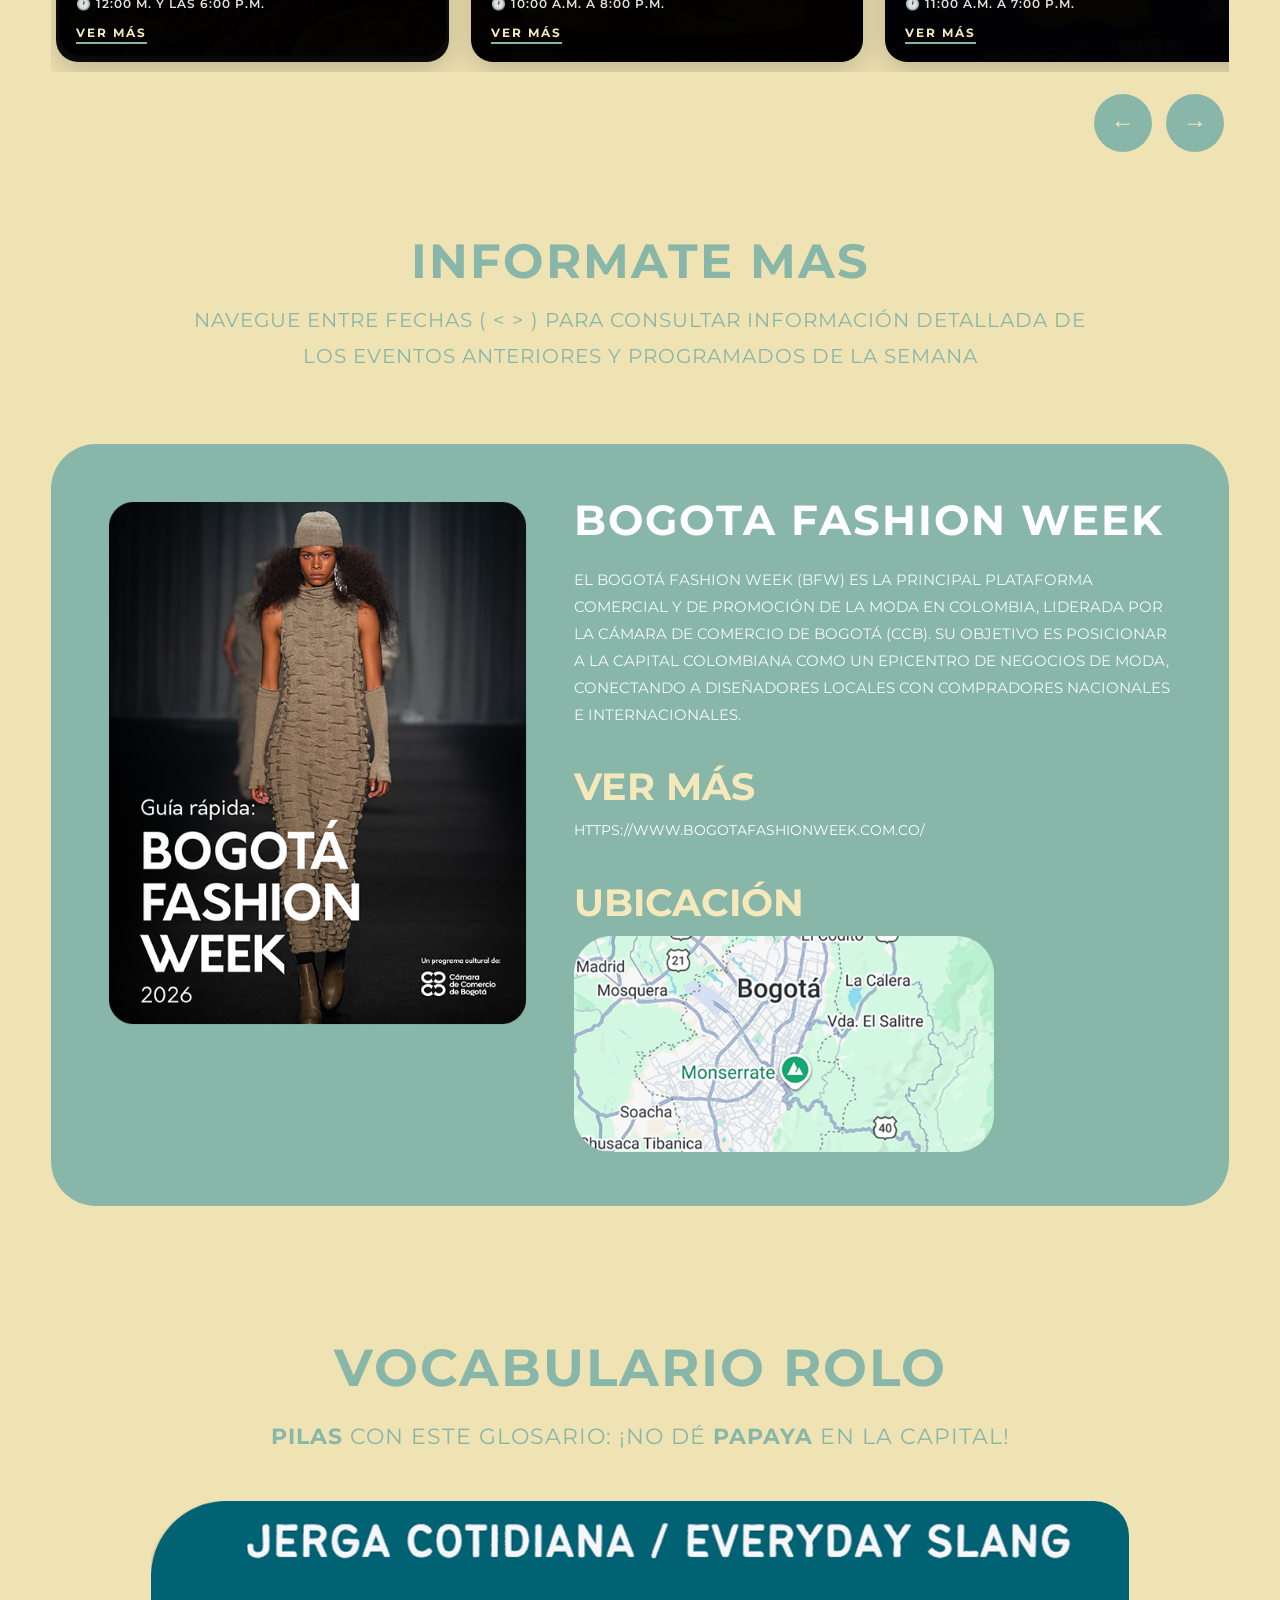
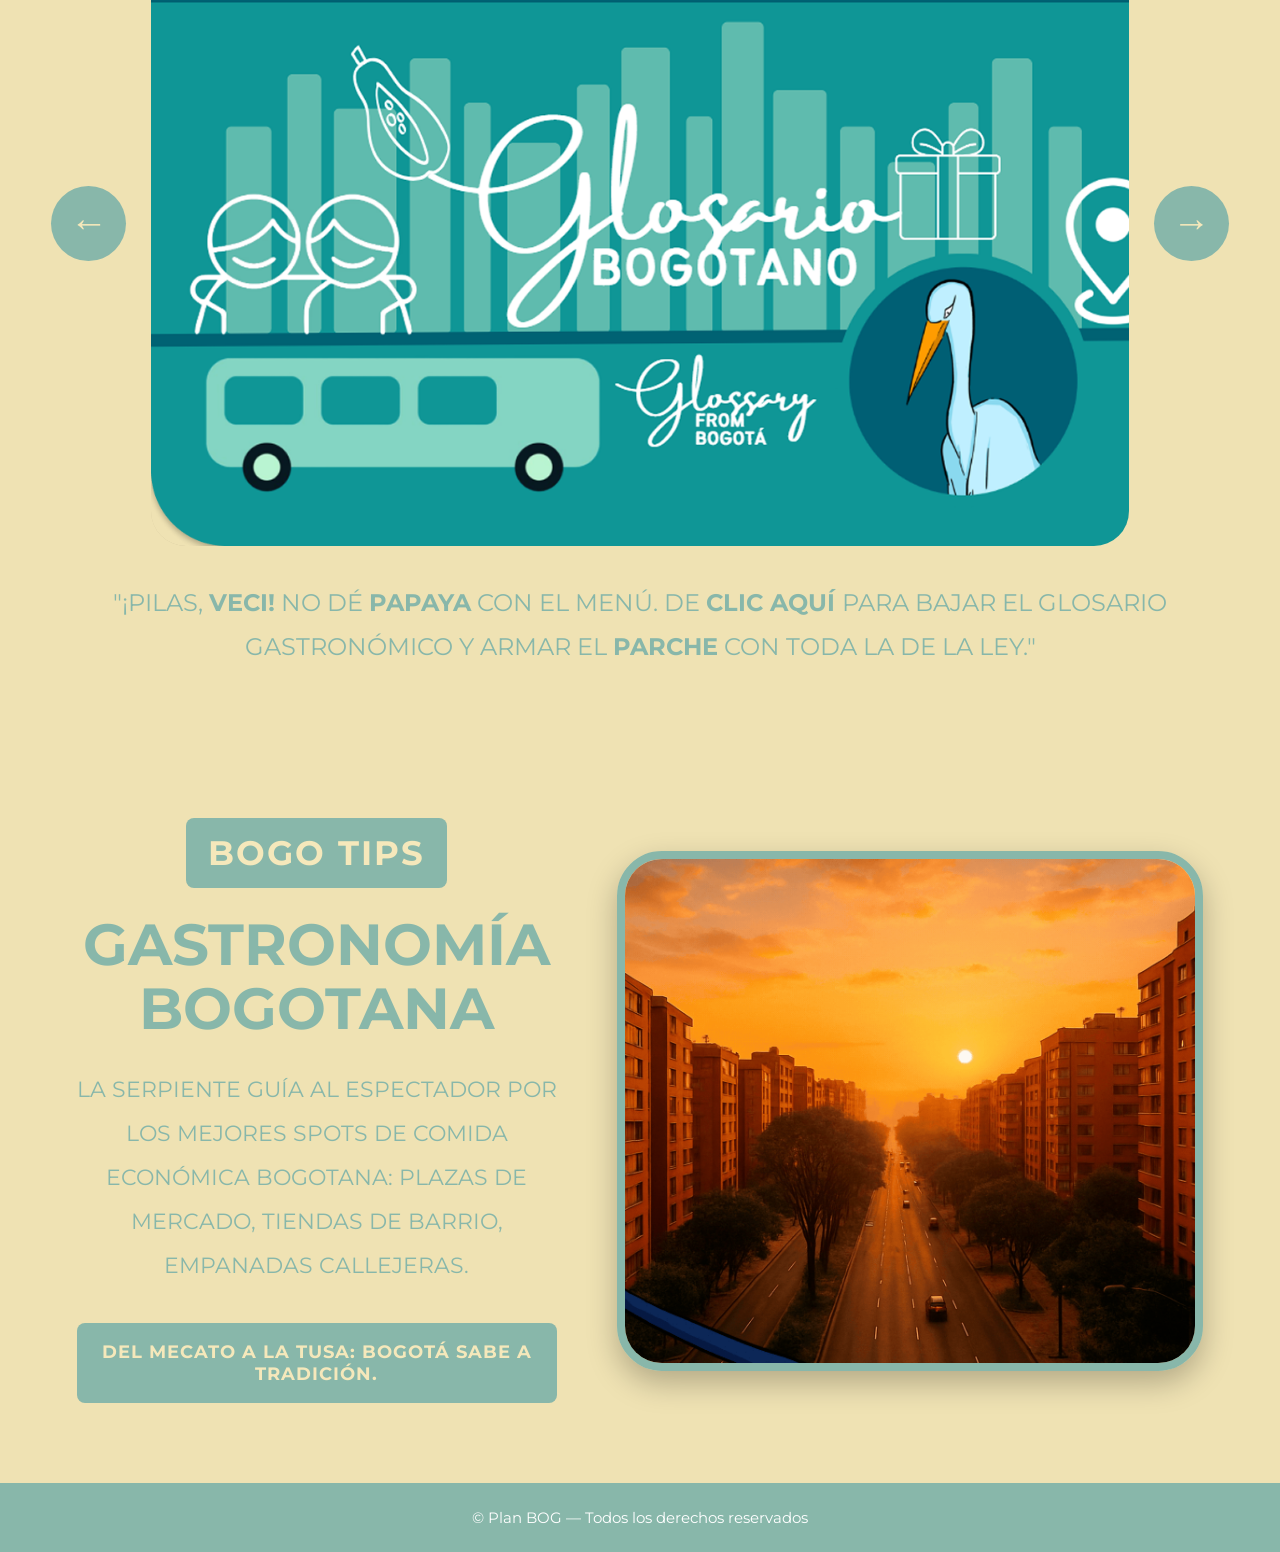
<file: html/moda.html>
<!DOCTYPE html>
<html lang="es">
<head>
    <meta charset="UTF-8">
    <meta name="viewport" content="width=device-width, initial-scale=1.0">
    <title>Moda — Plan BOG</title>
    <link rel="icon" href="img/mini.png" type="image/png">

    <!-- CSS PROPIO GASTRONOMÍA -->
    <link rel="stylesheet" href="../css/styles3.css">

    <!-- FUENTES -->
    <link href="https://fonts.googleapis.com/css2?family=Montserrat:wght@400;600;700&family=Caveat:wght@700&display=swap" rel="stylesheet">
</head>
<body>

    <!-- NAVBAR -->
    <nav class="navbar">
        <div class="logo">
            <img src="img/logo.png" alt="Logo">
        </div>
        <ul class="menu">
            <li><a href="../index.html" data-key="home">INICIO</a></li>
            <li><button id="language-toggle">ESP</button></li>
            <li class="dropdown">
                <a href="#" data-key="category">CATEGORÍA</a>
                <ul class="dropdown-menu">
                    <li><a href="gastronomia.html" data-key="gastronomy">GASTRONOMÍA</a></li>
                    <li><a href="deportes.html" data-key="sports">DEPORTES</a></li>
                    <li><a href="musica.html" data-key="music">MÚSICA</a></li>
                    <li><a href="moda.html" data-key="fashion">MODA</a></li>
                    <li><a href="ferias.html" data-key="fairs">FERIAS</a></li>
                    <li><a href="emprendimiento.html" data-key="entrepreneurship">EMPRENDIMIENTO</a></li>
                </ul>
            </li>
            <li><a href="contactanos.html" data-key="contact">CONTÁCTANOS</a></li>
        </ul>
    </nav>

    <!-- HERO -->
    <section class="hero">
        <img src="img/fondo.gif" alt="Gastronomía Bogotá" class="hero-img">
        <div class="overlay"></div>
        <div class="hero-content">
            <h1 class="script" data-key="gastroTitle">Moda</h1>
            <p data-key="gastroHero">EXPLORA EVENTOS, FERIAS Y EXPERIENCIAS CERCA DE TI.</p>
        </div>
    </section>

    <!-- PROGRÁMATE -->
    <section class="programa">
        <h2>
            <span data-key="scheduleTitle">PROGRÁMATE PARA TODO EL</span>
            <span class="script" data-key="scheduleScript">Mes</span>
        </h2>
        <p class="programa-text" data-key="scheduleText">SEA LA <B>LLAVE</B> DEL ESTILO: APOYE EL TALENTO BERRACO DE NUESTROS DISEÑADORES BOGOTANOS Y RENUEVE SU ARMARIO</p>
    </section>

    <!-- CARRUSEL -->
    <section class="carrusel-section">

        <div class="carrusel-track" id="gastroTrack">

            <div class="evento-card">
                <img src="img/evento6.png" alt="Evento 1">
                <div class="evento-info">
                    <h3>PARRILLA <span class="script">fest</span></h3>
                    <p>💰 49.900</p>
                    <p>📅 17 al 19 de abril</p>
                    <p>🕐 12:00 m. y las 6:00 p.m.</p>
                    <a href="#" class="ver-mas" data-key="seeMore">VER MÁS</a>
                </div>
            </div>

            <div class="evento-card">
                <img src="img/evento7.png" alt="Evento 2">
                <div class="evento-info">
                    <h3>PARRILLA <span class="script">fest</span></h3>
                    <p>💰 35.000</p>
                    <p>📅 16 y 17 de agosto</p>
                    <p>🕐 10:00 a.m. a 8:00 p.m.</p>
                    <a href="#" class="ver-mas" data-key="seeMore">VER MÁS</a>
                </div>
            </div>

            <div class="evento-card">
                <img src="img/evento8.png" alt="Evento 3">
                <div class="evento-info">
                    <h3>PARRILLA <span class="script">fest</span></h3>
                    <p>💰 25.000</p>
                    <p>📅 Junio 10 al 30</p>
                    <p>🕐 11:00 a.m. a 7:00 p.m.</p>
                    <a href="#" class="ver-mas" data-key="seeMore">VER MÁS</a>
                </div>
            </div>

            <div class="evento-card">
                <img src="img/evento9.png" alt="Evento 4">
                <div class="evento-info">
                    <h3>PARRILLA <span class="script">fest</span></h3>
                    <p>💰 20.000</p>
                    <p>📅 20 al 25 de mayo</p>
                    <p>🕐 12:00 m. a 6:00 p.m.</p>
                    <a href="#" class="ver-mas" data-key="seeMore">VER MÁS</a>
                </div>
            </div>

            <div class="evento-card">
                <img src="img/evento10.png" alt="Evento 5">
                <div class="evento-info">
                    <h3>PARRILLA <span class="script">fest</span></h3>
                    <p>💰 15.000</p>
                    <p>📅 Todos los fines de semana</p>
                    <p>🕐 10:00 a.m. a 5:00 p.m.</p>
                    <a href="#" class="ver-mas" data-key="seeMore">VER MÁS</a>
                </div>
            </div>

        </div>

        <div class="carrusel-btns">
            <button class="btn-prev">←</button>
            <button class="btn-next">→</button>
        </div>

    </section>

    <section class="informate">

    <h2 data-key="infoTitle">INFORMATE MAS</h2>

    <p data-key="infoText">
        NAVEGUE ENTRE FECHAS ( < > ) PARA CONSULTAR INFORMACIÓN
        DETALLADA DE LOS EVENTOS ANTERIORES Y PROGRAMADOS DE LA SEMANA
    </p>

    </section>

    <!-- =========================
INFO EVENTO
========================= -->

<section class="info-evento" id="infoEvento">

    <div class="info-container">

        <div class="info-img">
            <img id="infoImagen" src="img/evento11.png" alt="Evento">
        </div>

        <div class="info-content">

            <h2 id="infoTitulo">BOGOTA FASHION WEEK</h2>

            <p id="infoDescripcion">
                EL BOGOTÁ FASHION WEEK (BFW) ES LA PRINCIPAL
                PLATAFORMA COMERCIAL Y DE PROMOCIÓN DE LA MODA EN
                COLOMBIA, LIDERADA POR LA CÁMARA DE COMERCIO DE
                BOGOTÁ (CCB). SU OBJETIVO ES POSICIONAR A LA CAPITAL
                COLOMBIANA COMO UN EPICENTRO DE NEGOCIOS DE MODA,
                CONECTANDO A DISEÑADORES LOCALES CON COMPRADORES
                NACIONALES E INTERNACIONALES.
            </p>

            <div class="info-link">
                <h3 data-key="seeMore">VER MÁS</h3>
                <a id="infoLink"
                   href="HTTPS://WWW.BOGOTAFASHIONWEEK.COM.CO/"
                   target="_blank">
                   HTTPS://WWW.BOGOTAFASHIONWEEK.COM.CO/
                </a>
            </div>

            <div class="info-map">
                <h3 data-key="location">UBICACIÓN</h3>

                <!-- MAPA COMO IMAGEN -->
                <img src="img/mapa.png" alt="Mapa">
            </div>

            </div>

        </div>

    </section>

</section>

<!-- =========================
VOCABULARIO ROLO
========================= -->

<section class="vocabulario">

    <h2 data-key="vocaTitle">VOCABULARIO ROLO</h2>

    <p class="voca-text" data-key="vocaText">

        <span>PILAS</span> CON ESTE GLOSARIO:
        ¡NO DÉ <span>PAPAYA</span> EN LA CAPITAL!

    </p>

    <div class="voca-wrapper">

        <!-- BOTON IZQUIERDA -->
        <button class="voca-btn prev-voca">←</button>

        <!-- CARRUSEL -->
        <div class="voca-track" id="vocaTrack">

            <img src="img/voca9.png" alt="">
            <img src="img/voca10.png" alt="">
            <img src="img/voca11.png" alt="">
            <img src="img/voca12.png" alt="">
            <img src="img/voca13.png" alt="">
            <img src="img/voca14.png" alt="">
            <img src="img/voca15.png" alt="">
            <img src="img/voca16.png" alt="">

        </div>

        <!-- BOTON DERECHA -->
        <button class="voca-btn next-voca">→</button>

    </div>

    <p class="voca-bottom" data-key="vocaBottom">

    "¡PILAS, <span>VECI!</span>
    NO DÉ <span>PAPAYA</span> CON EL MENÚ.
    
    DE 
    <a href="https://drive.google.com/file/d/1_ghikhutrCNF1FPAvcr-DaJiuXbprnUM/view?usp=sharing" target="_blank">
        clic aquí
    </a>
    
    PARA BAJAR EL GLOSARIO
    GASTRONÓMICO Y ARMAR EL <span>PARCHE</span>
    CON TODA LA DE LA LEY."

    </p>

    </section>

    <!-- =========================
BOGO TIPS
========================= -->

<section class="bogo-tips">

    <!-- TEXTO -->
    <div class="tips-content">

        <span class="tips-tag" data-key="tipsTag">
            BOGO TIPS
        </span>

        <h2 data-key="tipsTitle">
            GASTRONOMÍA BOGOTANA
        </h2>

        <p data-key="tipsText">
            LA SERPIENTE GUÍA AL ESPECTADOR POR LOS
            MEJORES SPOTS DE COMIDA ECONÓMICA BOGOTANA:
            PLAZAS DE MERCADO, TIENDAS DE BARRIO,
            EMPANADAS CALLEJERAS.
        </p>

        <div class="tips-box" data-key="tipsBox">
            DEL MECATO A LA TUSA: BOGOTÁ SABE A TRADICIÓN.
        </div>

    </div>

    <!-- IMAGEN -->
    <div class="tips-image">

        <!-- PON TU GIF -->
        <img src="img/fondo.gif" alt="Tips Bogotá">

    </div>

    </section>

    <!-- FOOTER -->
    <footer class="footer">
        <p data-key="footerText">© Plan BOG — Todos los derechos reservados</p>
    </footer>

    <!-- JS -->
    <script src="../js/moda.js"></script>

</body>
</html>
</file>
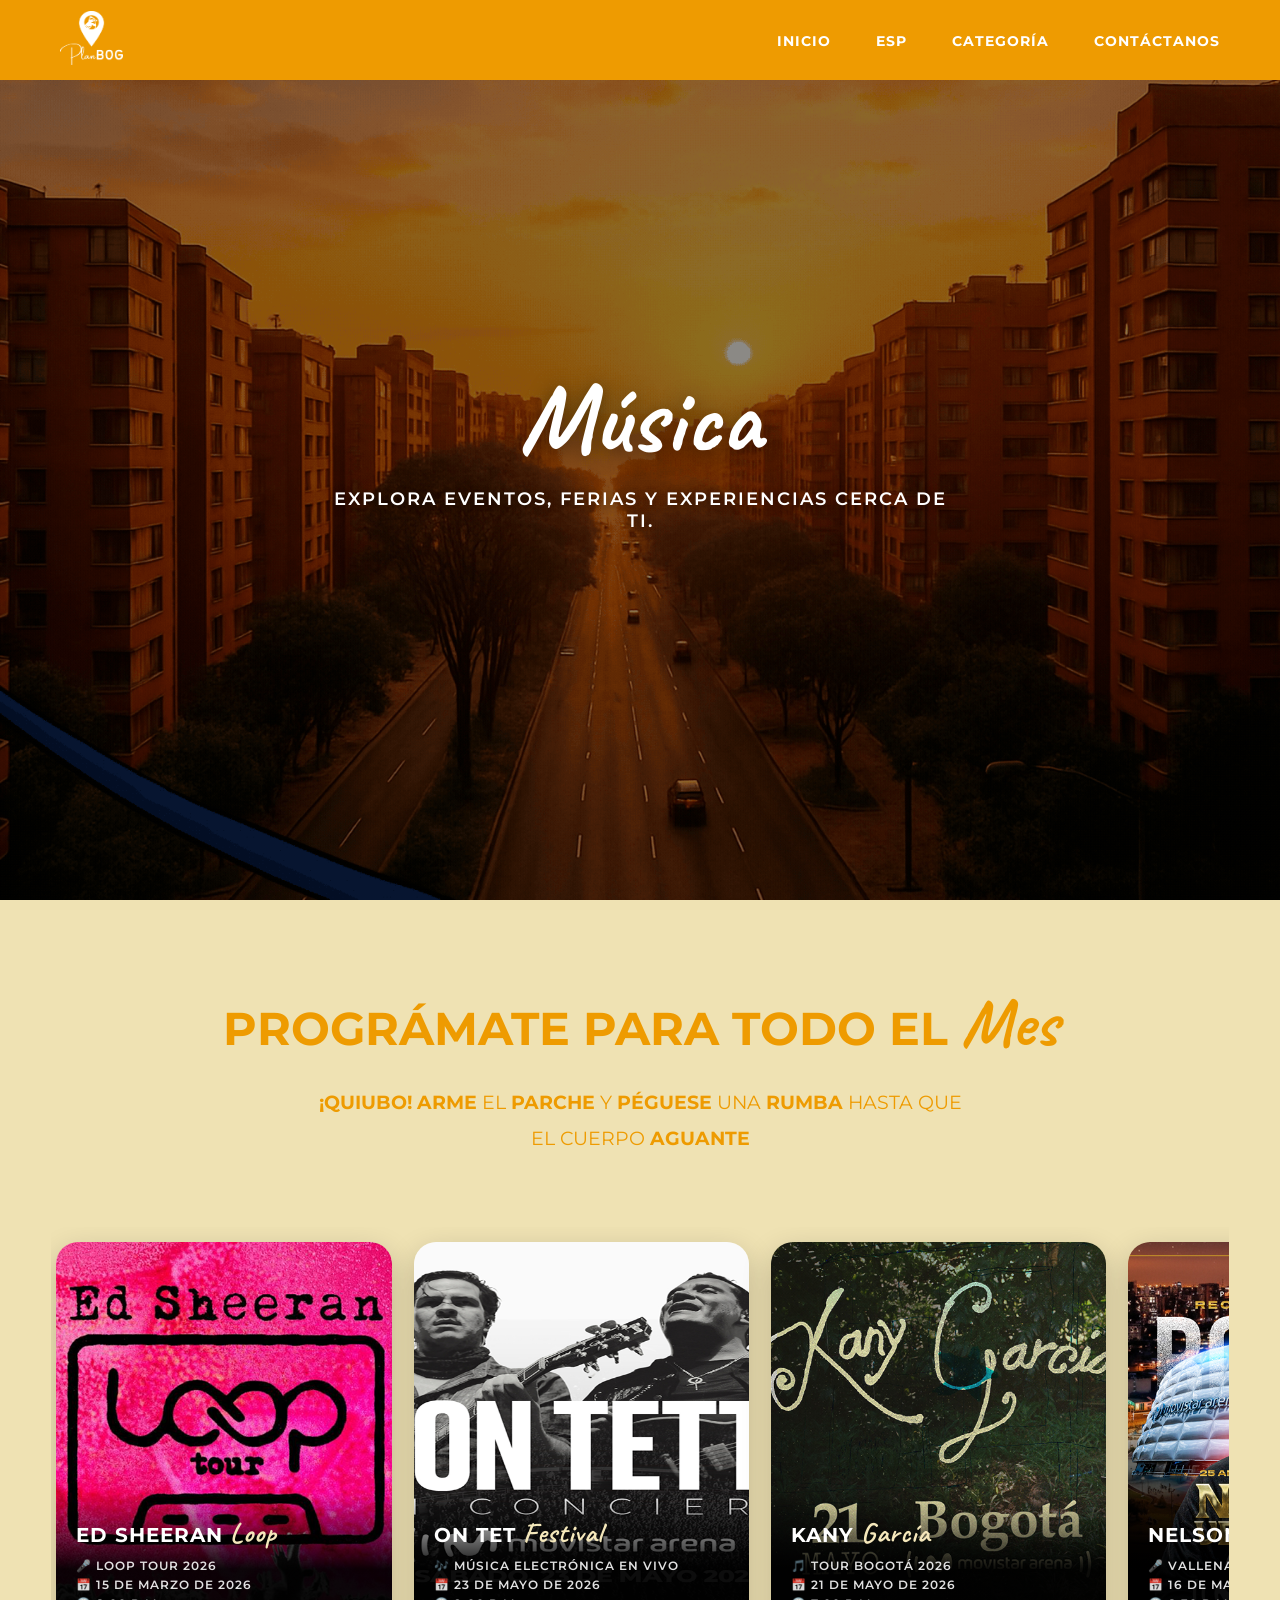
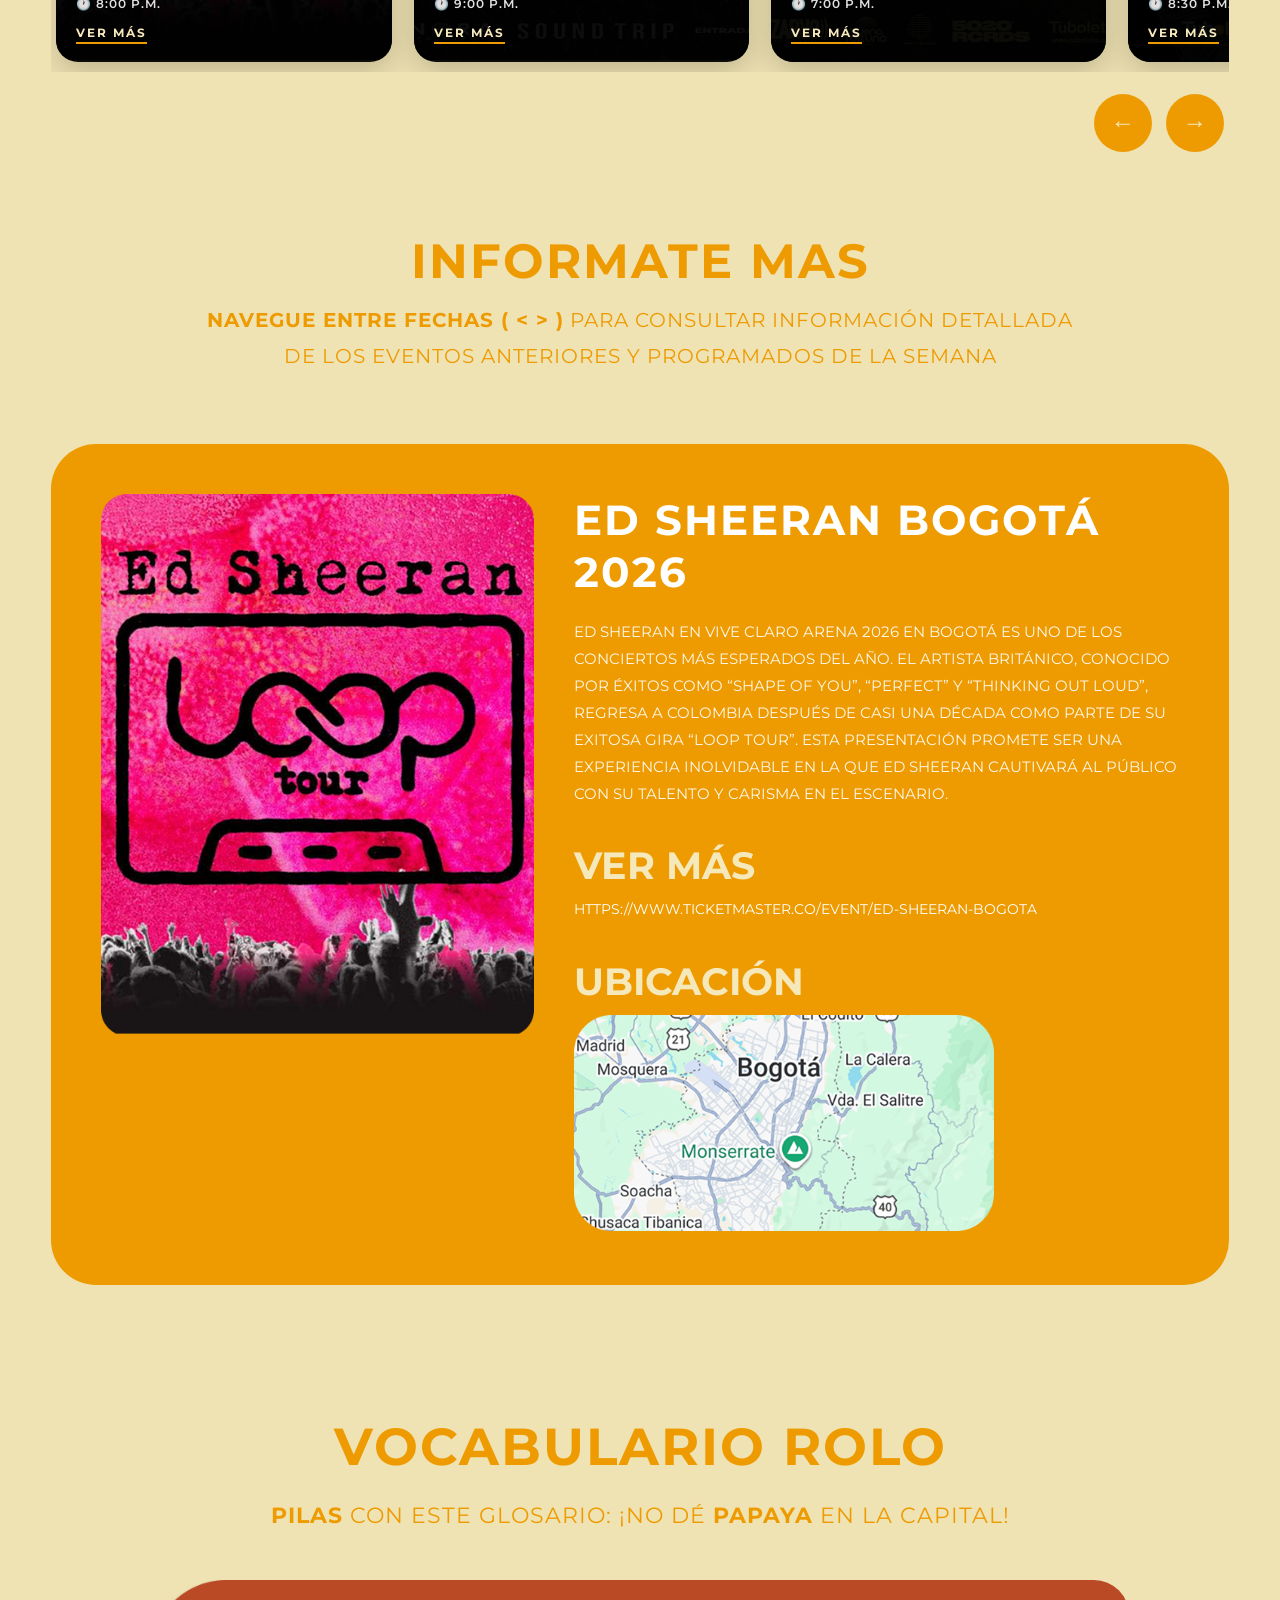
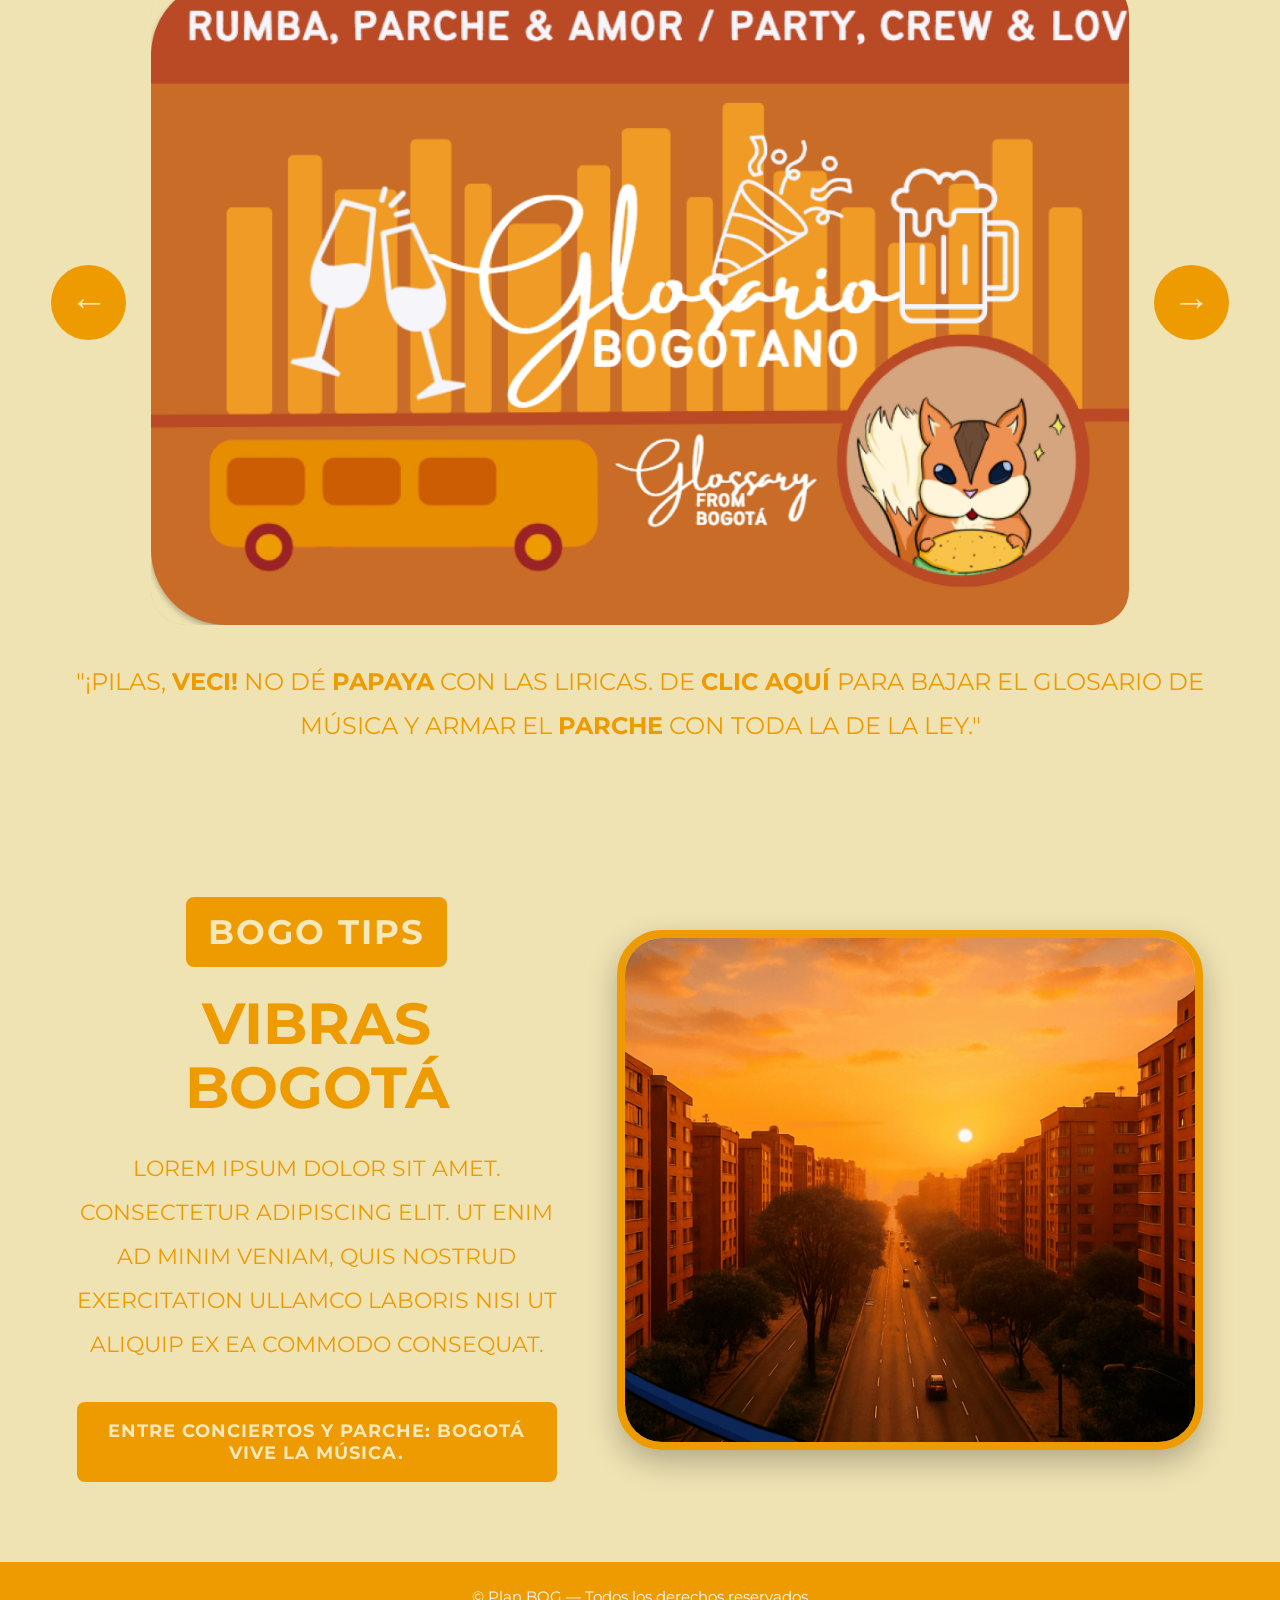
<file: html/musica.html>
<!DOCTYPE html>
<html lang="es">
<head>
    <meta charset="UTF-8">
    <meta name="viewport" content="width=device-width, initial-scale=1.0">
    <title>Música — Plan BOG</title>
    <link rel="icon" href="img/mini.png" type="image/png">

    <!-- CSS PROPIO GASTRONOMÍA -->
    <link rel="stylesheet" href="../css/styles5.css">

    <!-- FUENTES -->
    <link href="https://fonts.googleapis.com/css2?family=Montserrat:wght@400;600;700&family=Caveat:wght@700&display=swap" rel="stylesheet">
</head>
<body>

    <!-- NAVBAR -->
    <nav class="navbar">
        <div class="logo">
            <img src="img/logo.png" alt="Logo">
        </div>
        <ul class="menu">
            <li><a href="../index.html" data-key="home">INICIO</a></li>
            <li><button id="language-toggle">ESP</button></li>
            <li class="dropdown">
                <a href="#" data-key="category">CATEGORÍA</a>
                <ul class="dropdown-menu">
                    <li><a href="gastronomia.html" data-key="gastronomy">GASTRONOMÍA</a></li>
                    <li><a href="deportes.html" data-key="sports">DEPORTES</a></li>
                    <li><a href="musica.html" data-key="music">MÚSICA</a></li>
                    <li><a href="moda.html" data-key="fashion">MODA</a></li>
                    <li><a href="ferias.html" data-key="fairs">FERIAS</a></li>
                    <li><a href="emprendimiento.html" data-key="entrepreneurship">EMPRENDIMIENTO</a></li>
                </ul>
            </li>
            <li><a href="contactanos.html" data-key="contact">CONTÁCTANOS</a></li>
        </ul>
    </nav>

    <!-- HERO -->
    <section class="hero">
        <img src="img/fondo.gif" alt="Gastronomía Bogotá" class="hero-img">
        <div class="overlay"></div>
        <div class="hero-content">
            <h1 class="script" data-key="gastroTitle">Música</h1>
            <p data-key="gastroHero">EXPLORA EVENTOS, FERIAS Y EXPERIENCIAS CERCA DE TI.</p>
        </div>
    </section>

    <!-- PROGRÁMATE -->
    <section class="programa">
        <h2>
            <span data-key="scheduleTitle">PROGRÁMATE PARA TODO EL</span>
            <span class="script" data-key="scheduleScript">Mes</span>
        </h2>
        <p class="programa-text" data-key="scheduleText"><b>¡QUIUBO!</b> <b>ARME</b> EL <b>PARCHE</b> Y <b>PÉGUESE</b> UNA <b>RUMBA</b> HASTA QUE EL CUERPO <b>AGUANTE</b></p>
    </section>

    <!-- CARRUSEL -->
<!-- CARRUSEL -->
<section class="carrusel-section">

    <div class="carrusel-track" id="gastroTrack">

        <!-- EVENTO 1 -->
        <div class="evento-card">
            <img src="img/evento17.png" alt="Ed Sheeran Bogotá 2026">
            <div class="evento-info">
                <h3>ED SHEERAN <span class="script">Loop</span></h3>
                <p>🎤 Loop Tour 2026</p>
                <p>📅 15 de marzo de 2026</p>
                <p>🕐 8:00 p.m.</p>
                <a href="#" class="ver-mas" data-key="seeMore">VER MÁS</a>
            </div>
        </div>

        <!-- EVENTO 2 -->
        <div class="evento-card">
            <img src="img/evento18.png" alt="On Tet Bogotá">
            <div class="evento-info">
                <h3>ON TET <span class="script">Festival</span></h3>
                <p>🎶 Música electrónica en vivo</p>
                <p>📅 23 de mayo de 2026</p>
                <p>🕐 9:00 p.m.</p>
                <a href="#" class="ver-mas" data-key="seeMore">VER MÁS</a>
            </div>
        </div>

        <!-- EVENTO 3 -->
        <div class="evento-card">
            <img src="img/evento19.png" alt="Kany García Bogotá">
            <div class="evento-info">
                <h3>KANY <span class="script">García</span></h3>
                <p>🎵 Tour Bogotá 2026</p>
                <p>📅 21 de mayo de 2026</p>
                <p>🕐 7:00 p.m.</p>
                <a href="#" class="ver-mas" data-key="seeMore">VER MÁS</a>
            </div>
        </div>

        <!-- EVENTO 4 -->
        <div class="evento-card">
            <img src="img/evento20.png" alt="Nelson Velásquez Bogotá">
            <div class="evento-info">
                <h3>NELSON <span class="script">Velásquez</span></h3>
                <p>🎤 Vallenato en vivo</p>
                <p>📅 16 de mayo de 2026</p>
                <p>🕐 8:30 p.m.</p>
                <a href="#" class="ver-mas" data-key="seeMore">VER MÁS</a>
            </div>
        </div>

        <!-- EVENTO 5 -->
        <div class="evento-card">
            <img src="img/evento21.png" alt="Rosalía Bogotá">
            <div class="evento-info">
                <h3>ROSALÍA <span class="script">Tour</span></h3>
                <p>💃 Rosalía Tour 2026</p>
                <p>📅 Julio 2026</p>
                <p>🕐 9:30 p.m.</p>
                <a href="#" class="ver-mas" data-key="seeMore">VER MÁS</a>
            </div>
        </div>

    </div>

    <div class="carrusel-btns">
        <button class="btn-prev">←</button>
        <button class="btn-next">→</button>
    </div>

    </section>

    <section class="informate">

    <h2 data-key="infoTitle">INFORMATE MAS</h2>

    <p data-key="infoText">
        <b>NAVEGUE ENTRE FECHAS ( < > )</b> PARA CONSULTAR INFORMACIÓN
        DETALLADA DE LOS EVENTOS ANTERIORES Y PROGRAMADOS DE LA SEMANA
    </p>

    </section>

    <!-- =========================
INFO EVENTO
========================= -->

<section class="info-evento" id="infoEvento">

    <div class="info-container">

        <div class="info-img">
            <img id="infoImagen" src="img/evento17.png" alt="Evento">
        </div>

        <div class="info-content">

            <h2 id="infoTitulo">ED SHEERAN BOGOTÁ 2026</h2>

            <p id="infoDescripcion">
                ED SHEERAN EN VIVE CLARO ARENA 2026 EN BOGOTÁ ES UNO DE
                LOS CONCIERTOS MÁS ESPERADOS DEL AÑO. EL ARTISTA
                BRITÁNICO, CONOCIDO POR ÉXITOS COMO “SHAPE OF YOU”,
                “PERFECT” Y “THINKING OUT LOUD”, REGRESA A COLOMBIA
                DESPUÉS DE CASI UNA DÉCADA COMO PARTE DE SU EXITOSA GIRA
                “LOOP TOUR”. ESTA PRESENTACIÓN PROMETE SER UNA
                EXPERIENCIA INOLVIDABLE EN LA QUE ED SHEERAN CAUTIVARÁ AL
                PÚBLICO CON SU TALENTO Y CARISMA EN EL ESCENARIO.
            </p>

            <div class="info-link">
                <h3 data-key="seeMore">VER MÁS</h3>
                <a id="infoLink"
                   href="HTTPS://WWW.TICKETMASTER.CO/EVENT/ED-SHEERAN-BOGOTA
                   target="_blank">
                   HTTPS://WWW.TICKETMASTER.CO/EVENT/ED-SHEERAN-BOGOTA
                </a>
            </div>

            <div class="info-map">
                <h3 data-key="location">UBICACIÓN</h3>

                <!-- MAPA COMO IMAGEN -->
                <img src="img/mapa.png" alt="Mapa">
            </div>

            </div>

        </div>

    </section>

</section>

<!-- =========================
VOCABULARIO ROLO
========================= -->

<section class="vocabulario">

    <h2 data-key="vocaTitle">VOCABULARIO ROLO</h2>

    <p class="voca-text" data-key="vocaText">

        <span>PILAS</span> CON ESTE GLOSARIO:
        ¡NO DÉ <span>PAPAYA</span> EN LA CAPITAL!

    </p>

    <div class="voca-wrapper">

        <!-- BOTON IZQUIERDA -->
        <button class="voca-btn prev-voca">←</button>

        <!-- CARRUSEL -->
        <div class="voca-track" id="vocaTrack">

            <img src="img/voca25.png" alt="">
            <img src="img/voca26.png" alt="">
            <img src="img/voca27.png" alt="">
            <img src="img/voca28.png" alt="">
            <img src="img/voca29.png" alt="">
            <img src="img/voca30.png" alt="">
            <img src="img/voca31.png" alt="">
            <img src="img/voca32.png" alt="">

        </div>

        <!-- BOTON DERECHA -->
        <button class="voca-btn next-voca">→</button>

    </div>

  <p class="voca-bottom" data-key="vocaBottom">

    "¡PILAS, <span>VECI!</span>
    NO DÉ <span>PAPAYA</span> CON LAS LIRICAS.
    
    DE 
    <a href="https://drive.google.com/file/d/1SHV2U_lVTMYDU5h7S4LJM-Z6i50-x8Xl/view?usp=sharing" target="_blank">
        clic aquí
    </a>
    
    PARA BAJAR EL GLOSARIO
    DE MÚSICA Y ARMAR EL <span>PARCHE</span>
    CON TODA LA DE LA LEY."

    </p>

    </section>

    <!-- =========================
BOGO TIPS
========================= -->

<section class="bogo-tips">

    <!-- TEXTO -->
    <div class="tips-content">

        <span class="tips-tag" data-key="tipsTag">
            BOGO TIPS
        </span>

        <h2 data-key="tipsTitle">
            VIBRAS BOGOTÁ
        </h2>

        <p data-key="tipsText">
            LOREM IPSUM DOLOR SIT AMET. CONSECTETUR
            ADIPISCING ELIT. UT ENIM AD MINIM VENIAM, QUIS
            NOSTRUD EXERCITATION ULLAMCO LABORIS NISI UT
            ALIQUIP EX EA COMMODO CONSEQUAT.
        </p>

        <div class="tips-box" data-key="tipsBox">
            ENTRE CONCIERTOS Y PARCHE: BOGOTÁ VIVE LA MÚSICA.
        </div>

    </div>

    <!-- IMAGEN -->
    <div class="tips-image">

        <!-- PON TU GIF -->
        <img src="img/fondo.gif" alt="Tips Bogotá">

    </div>

    </section>

    <!-- FOOTER -->
    <footer class="footer">
        <p data-key="footerText">© Plan BOG — Todos los derechos reservados</p>
    </footer>

    <!-- JS -->
    <script src="../js/musica.js"></script>

</body>
</html>
</file>
<file: css/styles.css>
/* RESET */

*{
    margin: 0;
    padding: 0;
    box-sizing: border-box;
}

/* BODY */

body{
    font-family: 'Montserrat', sans-serif;
    background: #f4e7bb;
}

/* NAVBAR */

.navbar{
    width: 100%;
    height: 80px;

    background: #002f3a;

    display: flex;
    justify-content: space-between;
    align-items: center;

    padding: 0 60px;

    position: fixed;
    top: 0;
    left: 0;

    z-index: 1000;
}

/* LOGO */

.logo img{
    height: 55px;
    object-fit: contain;
}

/* MENÚ */

.menu{
    display: flex;
    align-items: center;
    gap: 45px;

    list-style: none;
}

/* LINKS */

.menu a{
    text-decoration: none;
    color: white;

    font-size: 14px;
    font-weight: 700;

    letter-spacing: 1px;

    transition: 0.3s;
}

.menu a:hover{
    opacity: 0.7;
}

/* BOTÓN TRADUCCIÓN */

#language-toggle{
    background: transparent;
    border: none;

    color: white;

    font-size: 14px;
    font-weight: 700;

    letter-spacing: 1px;

    cursor: pointer;

    font-family: 'Montserrat', sans-serif;

    transition: 0.3s;
}

#language-toggle:hover{
    opacity: 0.7;
}

/* HERO */

.hero{
    position: relative;

    width: 100%;
    height: 100vh;

    overflow: hidden;
}

/* GIF */

.hero-gif{
    width: 100%;
    height: 100%;

    object-fit: cover;
}

/* OSCURECER */

.overlay{
    position: absolute;
    top: 0;
    left: 0;

    width: 100%;
    height: 100%;

    background: rgba(0,0,0,0.35);
}

/* CONTENIDO */

.hero-content{
    position: absolute;

    top: 50%;
    left: 50%;

    transform: translate(-50%, -50%);

    text-align: center;

    color: white;
}

/* TÍTULO */

.hero-content h1{
    font-size: 70px;
    margin-bottom: 15px;
}

.hero-content h1 span{
    font-family: 'Caveat', cursive;
    font-weight: 700;
}

/* TEXTO */

.hero-content p{
    font-size: 22px;
    font-weight: 500;
}

/* DROPDOWN */

.dropdown{
    position: relative;
}

/* MENÚ DESPLEGABLE */

.dropdown-menu{
    position: absolute;
    top: 40px;
    left: 0;

    width: 220px;

    background: #002f3a;

    list-style: none;

    display: flex;
    flex-direction: column;

    opacity: 0;
    visibility: hidden;

    transform: translateY(10px);

    transition: 0.3s;

    z-index: 1000;
}

/* ITEMS */

.dropdown-menu li{
    width: 100%;
}

.dropdown-menu a{
    display: block;

    padding: 22px 25px;

    color: white;

    font-size: 14px;
    font-weight: 700;

    letter-spacing: 1px;

    transition: 0.3s;
}

/* HOVER ITEMS */

.dropdown-menu a:hover{
    background: #002f3a;
}

/* MOSTRAR MENÚ */

.dropdown:hover .dropdown-menu{
    opacity: 1;
    visibility: visible;

    transform: translateY(0);
}

/* ABOUT SECTION */

.about{
    width: 100%;

    background: #efe2b3;

    display: flex;
    justify-content: center;
    align-items: center;
    gap: 60px;

    padding: 80px 8%;
}

/* TEXTO */

.about-text{
    width: 45%;
}

/* TÍTULO */

.about-text h2{
    color: #002f3a;

    font-size: 45px;
    font-weight: 700;

    line-height: 1.4;

    margin-bottom: 30px;
}

/* LETRA CURSIVA */

.script{
    font-family: 'Caveat', cursive;

    font-size: 65px;
    font-weight: 700;
}

/* PÁRRAFO */

.about-text p{
    color: #002f3a;

    font-size: 17px;

    line-height: 2;

    margin-bottom: 35px;
}

/* PALABRAS EN NEGRITA */

.about-text p strong{
    font-weight: 700;
}

/* BOTÓN */

.about-btn{
    width: 320px;
    height: 60px;

    border: none;
    border-radius: 12px;

    background: #002f3a;

    color: white;

    font-size: 18px;
    font-weight: 700;

    cursor: pointer;

    transition: 0.3s;
}

.about-btn:hover{
    transform: translateY(-3px);
}

/* IMAGEN */

.about-image{
    width: 45%;
}

.about-image img{
    width: 100%;

    border-radius: 25px;

    object-fit: cover;
}

/* ACTUALIDAD */

.news-title{
    width: 100%;

    background: #efe2b3;

    text-align: center;

    padding-bottom: 60px;
}

.news-title h2{
    color: #002f3a;

    font-size: 50px;
    font-weight: 700;
}

/* BOGOTÁ */

.city-script{
    font-size: 80px;
}

/* SLIDER */

.cards-slider{
    width: 100%;

    display: flex;
    align-items: center;
    justify-content: center;
    gap: 25px;
}

/* CONTENEDOR */

.cards-container{
    width: 1100px;

    display: flex;
    gap: 30px;

    overflow-x: auto;

    scroll-behavior: smooth;

    padding: 20px;

    scrollbar-width: none;
}

.cards-container::-webkit-scrollbar{
    display: none;
}

/* CARD */

.card{
    min-width: 300px;
    height: 320px;

    border-radius: 30px;

    display: flex;
    flex-direction: column;
    justify-content: center;
    align-items: center;

    box-shadow: 0 8px 20px rgba(0,0,0,0.15);

    transition: 0.3s;

    flex-shrink: 0;

    cursor: pointer;
}

.card:hover{
    transform: translateY(-8px);
}

/* IMAGEN */

.card img{
    width: 120px;

    margin-bottom: 30px;
}

/* TEXTO */

.card h3{
    font-size: 22px;
    font-weight: 700;

    letter-spacing: 1px;
}

/* COLORES */

.music-card{
    background: #F09C10;
}

.music-card h3{
    color: #E9D7A5;
}

.gastronomy-card{
    background: #9C1F28;
}

.gastronomy-card h3{
    color: #f5e8bb;
}

.sports-card{
    background: #0F6175;
}

.sports-card h3{
    color: #f5e8bb;
}

.fashion-card{
    background: #94CEBC;
}

.fashion-card h3{
    color: #f5e8bb;
}

.fairs-card{
    background: #E9D9A5;
}

.fairs-card h3{
    color: #9C1F28;
}

.entrepreneurship-card{
    background: #BB3D02;

    border: 2px solid #E9D7A5;
}

.entrepreneurship-card h3{
    color: #E9D9A5;
}

/* BOTONES */

.slider-btn{
    width: 65px;
    height: 65px;

    border-radius: 50%;

    border: none;

    background: #002f3a;

    color: #f5e8bb;

    font-size: 34px;

    cursor: pointer;

    transition: 0.3s;
}

.slider-btn:hover{
    transform: scale(1.08);
}

.cards-slider{
    background: #efe2b3;
    padding-bottom: 80px;
}

/* TEXTO DEBAJO DEL TÍTULO */

.cards-text{
    color: #002f3a;

    font-size: 24px;

    line-height: 1.8;

    text-align: center;

    max-width: 850px;

    margin: 25px auto 0;
}

/* ===== SECCIÓN EVENTOS ===== */

.events-section{
    width: 100%;
    padding: 60px 5%;
    background: #e8ddb3;
}

.parent{
    display: grid;
    grid-template-columns: repeat(4, 1fr);
    grid-auto-rows: 260px;
    gap: 20px;
}

/* ===== POSICIONES ===== */

.div1{
    grid-column: span 1;
    grid-row: span 1;
}

.div2{
    grid-column: span 2;
    grid-row: span 1;
}

.div3{
    grid-column: span 1;
    grid-row: span 1;
}

.div4{
    grid-column: span 1;
    grid-row: span 1;
}

.div5{
    grid-column: span 2;
    grid-row: span 1;
}

.div6{
    grid-column: span 1;
    grid-row: span 1;
}

/* ===== TARJETAS ===== */

.event-card{
    position: relative;
    overflow: hidden;
    border-radius: 45px;
    cursor: pointer;
}

/* ===== IMÁGENES ===== */

.event-card img{
    width: 100%;
    height: 100%;
    object-fit: cover;
    display: block;
    transition: transform .5s ease;
}

.event-card:hover img{
    transform: scale(1.08);
}

/* ===== OVERLAY ===== */

.event-overlay{
    position: absolute;
    inset: 0;
    background: rgba(0,0,0,0.75);

    display: flex;
    flex-direction: column;
    justify-content: center;
    align-items: center;

    text-align: center;
    padding: 25px;

    opacity: 0;
    transition: opacity .4s ease;
}

.event-card:hover .event-overlay{
    opacity: 1;
}

.event-overlay h3{
    color: white;
    font-size: 2rem;
    margin-bottom: 12px;
    font-weight: bold;
}

.event-overlay p{
    color: white;
    font-size: 1rem;
    line-height: 1.5;
    max-width: 300px;
}

/* ===== RESPONSIVE TABLET ===== */

@media(max-width: 992px){

    .parent{
        grid-template-columns: repeat(2, 1fr);
        grid-auto-rows: 240px;
    }

    .div1,
    .div2,
    .div3,
    .div4,
    .div5,
    .div6{
        grid-column: span 1;
    }

}

/* ===== RESPONSIVE CELULAR ===== */

@media(max-width: 600px){

    .parent{
        grid-template-columns: 1fr;
        grid-auto-rows: 250px;
    }

    .event-overlay h3{
        font-size: 1.5rem;
    }

    .event-overlay p{
        font-size: .95rem;
    }

}

.events-section{
    background: #efe2b3;
    padding-bottom: 80px;
}

/* BOGOTIPS */

.bogotips-section{
    width: 100%;

    background: #efe2b3;

    text-align: center;

    padding: 90px 20px 70px;
}

/* TÍTULO */

.bogotips-section h2{
    color: #002f3a;

    font-size: 58px;
    font-weight: 700;

    margin-bottom: 25px;
}

/* BOGO */

.bogotips-script{
    font-family: 'Caveat', cursive;

    font-size: 90px;
    font-weight: 700;

    color: #002f3a;
}

/* TEXTO */

.bogotips-text{
    max-width: 950px;

    margin: auto;

    color: #002f3a;

    font-size: 26px;
    line-height: 1.8;

    text-transform: uppercase;
}

/* PALABRAS RESALTADAS */

.bogotips-text strong{
    font-weight: 700;
}

/* ===== CARRUSEL ===== */

.carousel-section{
    width: 100%;
    padding: 40px 0;
    overflow: hidden;
}

.carousel-container{
    position: relative;
    width: 100%;
    max-width: 1400px;
    margin: auto;
    display: flex;
    align-items: center;
    justify-content: center;
}

/* BOTONES */

.carousel-btn{
    width: 70px;
    height: 70px;
    border: none;
    border-radius: 50%;
    background: #00384B;
    color: #F4E8B5;
    font-size: 38px;
    cursor: pointer;
    z-index: 20;
    transition: .3s;
    flex-shrink: 0;
}

.carousel-btn:hover{
    transform: scale(1.08);
}

/* TRACK */

.carousel-track{
    display: flex;
    align-items: center;
    justify-content: center;
    gap: 20px; /* MÁS JUNTAS */
    width: 100%;
    padding: 0 10px;
}

/* TARJETAS */

.carousel-card{
    position: relative;
    width: 170px;
    height: 340px;
    border-radius: 35px;
    overflow: hidden;
    transition: .5s ease;
    opacity: .6;
    transform: scale(.82);
    flex-shrink: 0;
    filter: blur(1px);
}

.carousel-card img{
    width: 100%;
    height: 100%;
    object-fit: cover;
    display: block;
}

/* TARJETA PRINCIPAL */

.carousel-card.active{
    width: 530px;
    height: 650px;
    opacity: 1;
    transform: scale(1);
    z-index: 10;
    filter: blur(0);
    box-shadow: 0 20px 40px rgba(0,0,0,.20);
}

/* TARJETAS LATERALES */

.carousel-card.side{
    width: 230px;
    height: 430px;
    opacity: .9;
    transform: scale(.92);
    filter: blur(0);
}

/* RESPONSIVE */

@media(max-width: 1200px){

    .carousel-card.active{
        width: 420px;
        height: 540px;
    }

    .carousel-card.side{
        width: 180px;
        height: 340px;
    }
}

@media(max-width: 768px){

    .carousel-track{
        gap: 10px;
    }

    .carousel-card{
        display: none;
    }

    .carousel-card.active{
        display: block;
        width: 90%;
        height: 500px;
    }

    .carousel-btn{
        width: 55px;
        height: 55px;
        font-size: 28px;
    }
}

/* ===== CARRUSEL ===== */

.carousel-section {
    width: 100%;
    background: #efe2b3;
    display: flex;
    align-items: center;
    justify-content: center;
    gap: 30px;
    padding: 80px 0;
    overflow: hidden;
}

.carousel {
    position: relative;
    width: 900px;
    height: 640px;
    flex-shrink: 0;
}

/* BASE — todos ocultos por defecto */
.carousel-item {
    position: absolute;
    top: 50%;
    left: 50%;
    width: 200px;
    height: 360px;
    border-radius: 30px;
    overflow: hidden;
    transform: translate(-50%, -50%) scale(0.7);
    opacity: 0;
    filter: blur(6px) brightness(0.5);
    transition: all 0.55s cubic-bezier(0.25, 1, 0.5, 1);
    z-index: 1;
}

.carousel-item img {
    width: 100%;
    height: 100%;
    object-fit: cover;
}

/* CENTRAL — grande, viva, sin filtros */
.carousel-item.active {
    width: 420px;
    height: 600px;
    transform: translate(-50%, -50%) scale(1);
    opacity: 1;
    filter: none;
    z-index: 10;
    box-shadow: 0 25px 55px rgba(0,0,0,0.4);
}

/* IZQUIERDA INMEDIATA */
.carousel-item.side-left {
    width: 260px;
    height: 440px;
    transform: translate(calc(-50% - 340px), -50%) scale(0.88);
    opacity: 0.85;
    filter: blur(1px) brightness(0.75);
    z-index: 5;
}

/* DERECHA INMEDIATA */
.carousel-item.side-right {
    width: 260px;
    height: 440px;
    transform: translate(calc(-50% + 340px), -50%) scale(0.88);
    opacity: 0.85;
    filter: blur(1px) brightness(0.75);
    z-index: 5;
}

/* LEJANAS — casi invisibles */
.carousel-item.far {
    opacity: 0;
    transform: translate(-50%, -50%) scale(0.6);
    filter: blur(8px);
    z-index: 0;
}

/* BOTONES */
.carousel-btn {
    width: 65px;
    height: 65px;
    border-radius: 50%;
    border: none;
    background: #002f3a;
    color: #f5e8bb;
    font-size: 28px;
    cursor: pointer;
    flex-shrink: 0;
    transition: 0.3s;
    z-index: 100;
}

.carousel-btn:hover {
    transform: scale(1.1);
    background: #004d5c;
}

/* RESPONSIVE */
@media (max-width: 900px) {
    .carousel {
        width: 100%;
        height: 520px;
    }

    .carousel-item.active {
        width: 75%;
        height: 460px;
    }

    .carousel-item.side-left {
        transform: translate(calc(-50% - 240px), -50%) scale(0.85);
        width: 180px;
        height: 340px;
    }

    .carousel-item.side-right {
        transform: translate(calc(-50% + 240px), -50%) scale(0.85);
        width: 180px;
        height: 340px;
    }
}

@media (max-width: 600px) {
    .carousel-item.side-left,
    .carousel-item.side-right {
        opacity: 0.4;
        width: 130px;
        height: 260px;
    }

    .carousel-item.side-left {
        transform: translate(calc(-50% - 180px), -50%) scale(0.8);
    }

    .carousel-item.side-right {
        transform: translate(calc(-50% + 180px), -50%) scale(0.8);
    }
}

/* =========================
   GLOSARIO
========================= */

.glosario-section{
    width: 100%;

    background: #efe2b3;

    padding: 80px 0;

    display: flex;
    justify-content: center;
    align-items: center;
}

/* TARJETA */

.glosario-card{
    width: 1400px;
    max-width: 95%;

    border-radius: 45px;

    overflow: hidden;

    position: relative;

    background: #c96d2d;

    box-shadow: 0 15px 35px rgba(0,0,0,0.18);

    cursor: pointer;
}

/* IMAGEN */

.glosario-card img{
    width: 100%;

    height: auto;

    display: block;

    transition: opacity .35s ease;
}

/* =========================
   NEWSLETTER
========================= */

.newsletter{
    width: 100%;

    background: #efe2b3;

    padding: 90px 20px 50px;

    display: flex;
    justify-content: center;
}

/* CAJA */

.newsletter-box{
    width: 100%;
    max-width: 1350px;

    background: #e9d9a5;

    border-radius: 28px;

    padding: 55px 40px;

    text-align: center;

    box-shadow: 0 10px 25px rgba(0,0,0,.12);
}

/* TÍTULO */

.newsletter-box h2{
    color: #002f3a;

    font-size: 55px;
    font-weight: 700;

    margin-bottom: 18px;
}

/* SCRIPT */

.newsletter-box .script{
    font-size: 75px;
}

/* TEXTO */

.newsletter-box p{
    color: #002f3a;

    font-size: 24px;

    margin-bottom: 35px;

    line-height: 1.6;
}

/* FORM */

.newsletter-form{
    display: flex;
    justify-content: center;
    align-items: center;
    gap: 15px;

    flex-wrap: wrap;
}

/* INPUT */

.newsletter-form input{
    width: 340px;
    height: 60px;

    border: none;
    outline: none;

    border-radius: 8px;

    padding: 0 20px;

    background: white;

    color: #002f3a;

    font-size: 14px;
    font-weight: 700;

    font-family: 'Montserrat', sans-serif;
}

/* BOTÓN */

.newsletter-form button{
    width: 170px;
    height: 60px;

    border: none;

    border-radius: 8px;

    background: #002f3a;

    color: white;

    font-size: 14px;
    font-weight: 700;

    cursor: pointer;

    transition: .3s;
}

.newsletter-form button:hover{
    transform: translateY(-3px);
}

/* =========================
   FOOTER
========================= */

.footer{
    width: 100%;

    background: #002f3a;

    padding: 25px 20px;

    text-align: center;
}

.footer p{
    color: white;

    font-size: 15px;
}

/* RESPONSIVE */

@media(max-width: 768px){

    .newsletter-box h2{
        font-size: 38px;
    }

    .newsletter-box .script{
        font-size: 55px;
    }

    .newsletter-box p{
        font-size: 18px;
    }

    .newsletter-form{
        flex-direction: column;
    }

    .newsletter-form input{
        width: 100%;
    }

    .newsletter-form button{
        width: 100%;
    }
}

/* ABOUT — centrado */
.about-text {
  text-align: center;
}

.about-text h2 {
  text-align: center;
}

.about-text p {
  text-align: center;
}

/* TOOLTIP */
.tooltip-word {
  position: relative;
  cursor: pointer;
  font-weight: 700;
  border-bottom: 2px dashed #002f3a;
  display: inline-block;
}

.tooltip-word::after {
  content: attr(data-tooltip-text);
  position: absolute;
  bottom: 130%;
  left: 50%;
  transform: translateX(-50%);
  background: #002f3a;
  color: #f5e8bb;
  font-size: 13px;
  font-weight: 600;
  font-family: 'Montserrat', sans-serif;
  padding: 7px 14px;
  border-radius: 8px;
  white-space: nowrap;
  opacity: 0;
  pointer-events: none;
  transition: opacity 0.25s ease, transform 0.25s ease;
  transform: translateX(-50%) translateY(6px);
  z-index: 999;
}

.tooltip-word::before {
  content: '';
  position: absolute;
  bottom: calc(130% - 6px);
  left: 50%;
  transform: translateX(-50%);
  border: 6px solid transparent;
  border-top-color: #002f3a;
  opacity: 0;
  pointer-events: none;
  transition: opacity 0.25s ease;
  z-index: 999;
}

.tooltip-word:hover::after,
.tooltip-word:hover::before {
  opacity: 1;
  transform: translateX(-50%) translateY(0);
}

/* =========================
   DESCARGA GLOSARIO
========================= */

.download-glossary{
    width: 100%;

    background: #efe2b3;

    text-align: center;

    padding: 25px 8% 90px;
}

/* TEXTO */

.download-glossary p{
    color: #002f3a;

    font-size: 24px;

    line-height: 2;

    max-width: 1300px;

    margin: auto auto 45px;

    text-transform: uppercase;
}

/* BOTONES */

.download-buttons{
    display: flex;
    justify-content: center;
    align-items: center;

    flex-wrap: wrap;

    gap: 22px;
}

/* LINKS */

.download-buttons a{
    min-width: 190px;

    padding: 18px 30px;

    background: #002f3a;

    color: white;

    text-decoration: none;

    border-radius: 14px;

    font-size: 15px;
    font-weight: 700;

    letter-spacing: 1px;

    transition: .3s;
}

.download-buttons a:hover{
    transform: translateY(-5px);

    background: #00495c;
}

/* RESPONSIVE */

@media(max-width: 768px){

    .download-glossary p{
        font-size: 18px;
        line-height: 1.8;
    }

    .download-buttons{
        flex-direction: column;
    }

    .download-buttons a{
        width: 100%;
        max-width: 320px;
    }
}

.card a {
    text-decoration: none;
    color: inherit;
    display: flex;
    flex-direction: column;
    align-items: center;
    justify-content: center;
    width: 100%;
    height: 100%;
}
</file>
<file: css/contactanos.css>
/* =========================
   RESET
========================= */

*{
    margin:0;
    padding:0;
    box-sizing:border-box;
}

body{
    font-family:'Montserrat', sans-serif;
    background:#efe2b3;
    overflow-x:hidden;
}

/* =========================
   FUENTE SCRIPT
========================= */

.script{
    font-family:'Caveat', cursive;
    font-weight:700;
}

/* =========================
   NAVBAR
========================= */

.navbar{
    width:100%;
    height:85px;

    /* GRADIENTE EXACTO */
    background: linear-gradient(
        90deg,
        #CA6702 4%,
        #9C1F28 52%,
        #08343E 100%
    );

    display:flex;
    justify-content:space-between;
    align-items:center;

    padding:0 60px;

    position:fixed;
    top:0;
    left:0;
    z-index:1000;

    border-bottom:2px solid rgba(255,255,255,0.1);

    box-shadow:0 5px 20px rgba(0,0,0,0.35);
}

/* =========================
   LOGO
========================= */

.logo img{
    height:55px;
    object-fit:contain;
}

/* =========================
   MENU
========================= */

.menu{
    display:flex;
    align-items:center;
    gap:45px;
    list-style:none;
}

.menu li{
    position:relative;
}

.menu a{
    text-decoration:none;
    color:white;
    font-size:13px;
    font-weight:700;
    letter-spacing:1px;
    transition:.3s;
}

.menu a:hover{
    opacity:.7;
}

/* =========================
   BOTÓN IDIOMA
========================= */

#language-toggle{
    background:transparent;
    border:none;
    color:white;
    font-size:13px;
    font-weight:700;
    letter-spacing:1px;
    cursor:pointer;
    font-family:'Montserrat', sans-serif;
    transition:.3s;
}

#language-toggle:hover{
    opacity:.7;
}

/* =========================
   DROPDOWN
========================= */

.dropdown{
    position:relative;
}

/* MENU DESPLEGABLE */

.dropdown-menu{
    position:absolute;
    top:45px;
    left:-40px;

    width:320px;

    /* MISMO GRADIENTE DEL NAVBAR */
    background: linear-gradient(
        90deg,
        #CA6702 4%,
        #9C1F28 52%,
        #08343E 100%
    );

    list-style:none;

    display:flex;
    flex-direction:column;

    opacity:0;
    visibility:hidden;

    transform:translateY(10px);

    transition:.35s ease;

    z-index:1000;

    padding:20px 0;

    box-shadow:0 10px 30px rgba(0,0,0,0.4);
}

/* ITEMS */

.dropdown-menu li{
    width:100%;
}

.dropdown-menu a{
    display:block;

    padding:22px 30px;

    color:white;

    font-size:15px;
    font-weight:700;

    letter-spacing:1px;

    transition:.3s;
}

/* HOVER ITEMS */

.dropdown-menu a:hover{
    background:rgba(255,255,255,0.08);
    padding-left:40px;
}

/* MOSTRAR MENU */

.dropdown:hover .dropdown-menu{
    opacity:1;
    visibility:visible;
    transform:translateY(0);
}

/* =========================
   HERO
========================= */

.hero{
    position:relative;
    width:100%;
    height:100vh;
    overflow:hidden;
}

/* IMAGEN */

.hero-img{
    width:100%;
    height:100%;
    object-fit:cover;
}

/* OSCURECER */

.overlay{
    position:absolute;
    top:0;
    left:0;

    width:100%;
    height:100%;

    background:rgba(0,0,0,0.45);
}

/* CONTENIDO */

.hero-content{
    position:absolute;

    top:55%;
    left:50%;

    transform:translate(-50%, -50%);

    text-align:center;

    color:white;

    z-index:2;
}

/* TITULO */

.hero-content h1{
    font-size:95px;
    line-height:1;

    margin-bottom:15px;

    text-shadow:0 5px 25px rgba(0,0,0,0.6);
}

/* TEXTO */

.hero-content p{
    font-size:18px;
    font-weight:600;

    letter-spacing:2px;

    text-transform:uppercase;

    text-shadow:0 2px 10px rgba(0,0,0,0.4);
}

/* =========================
   FOOTER
========================= */

.footer{
    width:100%;

    /* MISMO GRADIENTE DEL NAVBAR */
    background: linear-gradient(
        90deg,
        #CA6702 4%,
        #9C1F28 52%,
        #08343E 100%
    );

    padding:28px 20px;

    text-align:center;

    border-top:2px solid rgba(255,255,255,0.15);

    box-shadow:0 -5px 20px rgba(0,0,0,0.3);
}

.footer p{
    color:white;

    font-size:15px;

    letter-spacing:1px;

    font-weight:500;
}

/* =========================
   RESPONSIVE
========================= */

@media(max-width:900px){

    .navbar{
        padding:0 30px;
    }

    .menu{
        gap:25px;
    }

    .hero-content h1{
        font-size:70px;
    }

    .hero-content p{
        font-size:15px;
    }
}

/* MOBILE */

@media(max-width:768px){

    .navbar{
        flex-direction:column;
        justify-content:center;
        gap:15px;
        height:auto;
        padding:20px;
    }

    .menu{
        flex-wrap:wrap;
        justify-content:center;
        gap:20px;
    }

    .dropdown-menu{
        width:250px;
        left:-70px;
    }

    .hero-content h1{
        font-size:55px;
    }

    .hero-content p{
        font-size:13px;
        letter-spacing:1px;
    }
}

/* =========================
   EQUIPO
========================= */

.equipo{
    width:100%;
    padding:100px 5%;
    background:#e5d5a5;
}

/* TITULO */

.equipo-title{
    text-align:center;
    font-size:55px;
    font-weight:800;
    color:#08343E;
    margin-bottom:60px;
}

.equipo-title .script{
    font-size:75px;
}

/* CONTENEDOR */

.team-container{
    display:flex;
    justify-content:center;
    flex-wrap:wrap;
    gap:40px;
}

/* CARD */

.team-card{
    cursor:pointer;
    transition:.4s;
}

/* IMAGEN */

.card-img{
    width:280px;
    border-radius:30px;

    transition:.4s;

    box-shadow:0 10px 25px rgba(0,0,0,0.25);
}

/* HOVER */

.team-card:hover .card-img{
    transform:translateY(-10px) scale(1.03);
    box-shadow:0 20px 35px rgba(0,0,0,0.35);
}

/* =========================
   POPUP
========================= */

.popup{
    position:fixed;

    top:0;
    left:0;

    width:100%;
    height:100vh;

    background:rgba(0,0,0,0.75);

    display:flex;
    justify-content:center;
    align-items:center;

    opacity:0;
    visibility:hidden;

    transition:.4s;

    z-index:5000;

    backdrop-filter:blur(5px);
}

/* MOSTRAR POPUP */

.popup.active{
    opacity:1;
    visibility:visible;
}

/* CONTENIDO */

.popup-content{
    position:relative;
    animation:zoom .4s ease;
}

/* IMAGEN GRANDE */

.popup-img{
    width:420px;
    max-width:90vw;

    border-radius:40px;

    box-shadow:0 20px 40px rgba(0,0,0,0.5);
}

/* BOTON CERRAR */

.close-btn{
    position:absolute;

    top:-15px;
    right:-15px;

    width:40px;
    height:40px;

    border:none;
    border-radius:50%;

    background:#9C1F28;

    color:white;

    font-size:20px;
    cursor:pointer;

    transition:.3s;
}

.close-btn:hover{
    transform:scale(1.1);
}

/* ANIMACION */

@keyframes zoom{

    from{
        transform:scale(.7);
        opacity:0;
    }

    to{
        transform:scale(1);
        opacity:1;
    }
}

/* RESPONSIVE */

@media(max-width:768px){

    .equipo-title{
        font-size:35px;
    }

    .equipo-title .script{
        display:block;
        font-size:55px;
    }

    .card-img{
        width:240px;
    }

    .popup-img{
        width:300px;
    }
}

/* =========================
   REGISTRO
========================= */

.registro{
    width:100%;
    padding:100px 5%;
    background:#e5d5a5;
}

/* HEADER */

.registro-header{
    text-align:center;
    margin-bottom:60px;
}

.registro-header h2{
    font-size:55px;
    font-weight:800;

    color:#CA6702;

    letter-spacing:2px;

    margin-bottom:20px;
}

.registro-header p{
    font-size:22px;
    color:#CA6702;

    letter-spacing:1px;
}

/* FORMULARIO */

.registro-form{
    width:100%;
    max-width:1200px;

    margin:auto;

    border:1px solid rgba(0,0,0,0.08);

    border-radius:35px;

    padding:55px;

    background:rgba(255,255,255,0.08);
}

/* FILA */

.form-row{
    display:flex;
    gap:35px;
}

/* INPUTS */

.registro-form input,
.registro-form textarea{
    width:100%;

    border:none;
    outline:none;

    background:#d9d9d9;

    padding:22px 25px;

    border-radius:22px;

    font-size:20px;

    font-family:'Montserrat', sans-serif;

    margin-bottom:30px;

    color:#555;
}

/* TEXTAREA */

.registro-form textarea{
    min-height:250px;
    resize:none;
}

/* PLACEHOLDER */

.registro-form input::placeholder,
.registro-form textarea::placeholder{
    color:#666;
    font-weight:600;
}

/* BOTÓN */

.registro-form button{
    border:none;

    background:#CA6702;

    color:white;

    padding:18px 60px;

    border-radius:20px;

    font-size:28px;

    font-weight:700;

    cursor:pointer;

    transition:.3s;
}

/* HOVER */

.registro-form button:hover{
    transform:translateY(-3px);
    background:#b65b00;
}

/* RESPONSIVE */

@media(max-width:768px){

    .registro-header h2{
        font-size:35px;
    }

    .registro-header p{
        font-size:16px;
    }

    .registro-form{
        padding:30px;
    }

    .form-row{
        flex-direction:column;
        gap:0;
    }

    .registro-form input,
    .registro-form textarea{
        font-size:16px;
    }

    .registro-form button{
        width:100%;
        font-size:22px;
    }
}

/* =========================
   MAPA
========================= */

.map-section{
    width:100%;
    padding:80px 5%;
    background:#e5d5a5;
}

/* CONTENEDOR */

.map-container{
    width:100%;
    max-width:1300px;

    margin:auto;

    border-radius:35px;

    overflow:hidden;

    box-shadow:0 10px 30px rgba(0,0,0,0.2);
}

/* MAPA */

.map-container iframe{
    width:100%;
    height:420px;

    border:none;

    display:block;

    filter:saturate(1.1) contrast(1.02);
}

/* RESPONSIVE */

@media(max-width:768px){

    .map-container iframe{
        height:300px;
    }

}

/* =========================
   INFO PLAN
========================= */

.info-plan{
    width:100%;
    padding:100px 5%;
    background:#e5d5a5;
}

/* CONTENEDOR */

.info-container{
    display:flex;
    justify-content:space-between;
    align-items:center;
    gap:60px;

    margin-bottom:70px;
}

/* TEXTO */

.info-text{
    flex:1;
}

/* MINI TITULO */

.mini-title{
    display:inline-block;

    background:#B21F35;

    color:white;

    padding:12px 35px;

    border-radius:30px;

    font-size:14px;
    font-weight:700;

    margin-bottom:25px;
}

/* TITULO */

.info-text h2{
    font-size:55px;
    line-height:1.3;

    color:#B21F35;

    font-weight:800;

    margin-bottom:25px;
}

/* TEXTO */

.info-text p{
    font-size:21px;
    line-height:1.9;

    color:#B21F35;

    margin-bottom:30px;

    max-width:700px;
}

/* BOTON */

.info-text button{
    border:none;

    background:#B21F35;

    color:white;

    padding:18px 35px;

    border-radius:8px;

    font-size:18px;
    font-weight:700;

    cursor:pointer;

    transition:.3s;
}

.info-text button:hover{
    transform:translateY(-3px);
    background:#94172b;
}

/* IMAGEN */

.info-image{
    flex:1;

    display:flex;
    justify-content:center;
}

.info-image img{
    width:100%;
    max-width:520px;

    border-radius:25px;

    box-shadow:0 15px 35px rgba(0,0,0,0.2);
}

/* =========================
   BENEFICIOS
========================= */

.benefits{
    display:flex;
    justify-content:center;
    gap:30px;

    flex-wrap:wrap;
}

/* CARD */

.benefit-card{
    width:320px;

    background:#B21F35;

    color:white;

    padding:30px 25px;

    border-radius:18px;

    text-align:center;

    transition:.3s;

    box-shadow:0 10px 25px rgba(0,0,0,0.15);
}

/* HOVER */

.benefit-card:hover{
    transform:translateY(-8px);
}

/* ICONO */

.icon{
    width:45px;
    height:45px;

    margin:0 auto 20px;

    background:#e5d5a5;

    color:#B21F35;

    border-radius:12px;

    display:flex;
    align-items:center;
    justify-content:center;

    font-size:22px;
}

/* TITULO */

.benefit-card h3{
    font-size:24px;
    margin-bottom:18px;
}

/* TEXTO */

.benefit-card p{
    font-size:16px;
    line-height:1.8;
}

/* RESPONSIVE */

@media(max-width:992px){

    .info-container{
        flex-direction:column;
        text-align:center;
    }

    .info-text p{
        margin:auto auto 30px;
    }

    .info-image img{
        max-width:100%;
    }
}

@media(max-width:768px){

    .info-text h2{
        font-size:35px;
    }

    .info-text p{
        font-size:16px;
    }

    .benefit-card{
        width:100%;
    }
}
</file>
<file: css/styles2.css>
/* =========================
   RESET
========================= */

* {
    margin: 0;
    padding: 0;
    box-sizing: border-box;
}

body {
    font-family: 'Montserrat', sans-serif;
    background: #efe2b3;
}

/* =========================
   FUENTE SCRIPT
========================= */

.script {
    font-family: 'Caveat', cursive;
    font-weight: 700;
}

/* =========================
   NAVBAR
========================= */

.navbar {
    width: 100%;
    height: 80px;
    background: #9C1F28;
    display: flex;
    justify-content: space-between;
    align-items: center;
    padding: 0 60px;
    position: fixed;
    top: 0;
    left: 0;
    z-index: 1000;
}

.logo img {
    height: 55px;
    object-fit: contain;
}

.menu {
    display: flex;
    align-items: center;
    gap: 45px;
    list-style: none;
}

.menu a {
    text-decoration: none;
    color: white;
    font-size: 14px;
    font-weight: 700;
    letter-spacing: 1px;
    transition: 0.3s;
}

.menu a:hover {
    opacity: 0.7;
}

#language-toggle {
    background: transparent;
    border: none;
    color: white;
    font-size: 14px;
    font-weight: 700;
    letter-spacing: 1px;
    cursor: pointer;
    font-family: 'Montserrat', sans-serif;
    transition: 0.3s;
}

#language-toggle:hover {
    opacity: 0.7;
}

/* DROPDOWN */

.dropdown {
    position: relative;
}

.dropdown-menu {
    position: absolute;
    top: 40px;
    left: 0;
    width: 220px;
    background: #9C1F28;
    list-style: none;
    display: flex;
    flex-direction: column;
    opacity: 0;
    visibility: hidden;
    transform: translateY(10px);
    transition: 0.3s;
    z-index: 1000;
}

.dropdown-menu li {
    width: 100%;
}

.dropdown-menu a {
    display: block;
    padding: 22px 25px;
    color: white;
    font-size: 14px;
    font-weight: 700;
    letter-spacing: 1px;
    transition: 0.3s;
}

.dropdown-menu a:hover {
    background: #7a1720;
}

.dropdown:hover .dropdown-menu {
    opacity: 1;
    visibility: visible;
    transform: translateY(0);
}

/* =========================
   HERO
========================= */

.hero {
    position: relative;
    width: 100%;
    height: 100vh;
    overflow: hidden;
}

.hero-img {
    width: 100%;
    height: 100%;
    object-fit: cover;
}

.overlay {
    position: absolute;
    top: 0;
    left: 0;
    width: 100%;
    height: 100%;
    background: rgba(0, 0, 0, 0.45);
}

.hero-content {
    position: absolute;
    top: 50%;
    left: 50%;
    transform: translate(-50%, -50%);
    text-align: center;
    color: white;
}

.hero-content h1 {
    font-size: 100px;
    line-height: 1;
    margin-bottom: 20px;
    text-shadow: 0 4px 20px rgba(0,0,0,0.5);
}

.hero-content p {
    font-size: 18px;
    font-weight: 600;
    letter-spacing: 2px;
    text-transform: uppercase;
    text-shadow: 0 2px 10px rgba(0,0,0,0.4);
}

/* =========================
   PROGRÁMATE
========================= */

.programa {
    width: 100%;
    background: #efe2b3;
    text-align: center;
    padding: 80px 8% 50px;
}

.programa h2 {
    color: #9C1F28;
    font-size: 46px;
    font-weight: 700;
    margin-bottom: 20px;
}

.programa h2 .script {
    font-size: 68px;
}

.programa-text {
    color: #002f3a;
    font-size: 19px;
    line-height: 1.9;
    max-width: 650px;
    margin: 0 auto;
}

.programa-text b {
    color: #9C1F28;
    font-weight: 700;
}

/* =========================
   CARRUSEL
========================= */

.carrusel-section {
    width: 100%;
    background: #efe2b3;
    padding: 20px 4% 60px;
}

.carrusel-track {
    display: flex;
    gap: 22px;
    overflow-x: auto;
    scroll-behavior: smooth;
    scrollbar-width: none;
    padding: 15px 5px 10px;
}

.carrusel-track::-webkit-scrollbar {
    display: none;
}

/* TARJETA */

.evento-card {
    min-width: 310px;
    height: 420px;
    border-radius: 22px;
    overflow: hidden;
    flex-shrink: 0;
    position: relative;
    cursor: pointer;
    box-shadow: 0 10px 30px rgba(0,0,0,0.2);
}

.evento-card img {
    width: 100%;
    height: 100%;
    object-fit: cover;
    display: block;
    transition: transform 0.5s ease;
}

.evento-card:hover img {
    transform: scale(1.05);
}

/* INFO */

.evento-info {
    position: absolute;
    bottom: 0;
    left: 0;
    right: 0;
    padding: 22px 20px 18px;
    background: linear-gradient(to top, rgba(0,0,0,0.95) 55%, transparent 100%);
    color: white;
}

.evento-info h3 {
    font-size: 20px;
    font-weight: 700;
    text-transform: uppercase;
    letter-spacing: 1px;
    margin-bottom: 8px;
}

.evento-info h3 .script {
    font-size: 28px;
    color: #f5e8bb;
    text-transform: none;
}

.evento-info p {
    font-size: 12px;
    font-weight: 600;
    letter-spacing: 1px;
    text-transform: uppercase;
    color: rgba(255,255,255,0.88);
    margin-bottom: 4px;
}

/* VER MÁS */

.ver-mas {
    display: inline-block;
    margin-top: 10px;
    color: #f5e8bb;
    text-decoration: none;
    font-size: 12px;
    font-weight: 700;
    letter-spacing: 2px;
    text-transform: uppercase;
    border-bottom: 2px solid #9C1F28;
    padding-bottom: 2px;
    transition: 0.3s;
}

.ver-mas:hover {
    color: #9C1F28;
}

/* BOTONES */

.carrusel-btns {
    display: flex;
    justify-content: flex-end;
    gap: 14px;
    margin-top: 22px;
    padding-right: 5px;
}

.btn-prev,
.btn-next {
    width: 58px;
    height: 58px;
    border-radius: 50%;
    border: none;
    background: #9C1F28;
    color: #f5e8bb;
    font-size: 24px;
    cursor: pointer;
    transition: 0.3s;
}

.btn-prev:hover,
.btn-next:hover {
    transform: scale(1.1);
    background: #7a1720;
}

/* =========================
   NEWSLETTER
========================= */

.newsletter {
    width: 100%;
    background: #efe2b3;
    padding: 60px 20px 50px;
    display: flex;
    justify-content: center;
}

.newsletter-box {
    width: 100%;
    max-width: 1350px;
    background: #e9d9a5;
    border-radius: 28px;
    padding: 55px 40px;
    text-align: center;
    box-shadow: 0 10px 25px rgba(0,0,0,0.12);
}

.newsletter-box h2 {
    color: #002f3a;
    font-size: 55px;
    font-weight: 700;
    margin-bottom: 18px;
}

.newsletter-box h2 .script {
    font-size: 75px;
}

.newsletter-box p {
    color: #002f3a;
    font-size: 22px;
    margin-bottom: 35px;
    line-height: 1.6;
}

.newsletter-form {
    display: flex;
    justify-content: center;
    align-items: center;
    gap: 15px;
    flex-wrap: wrap;
}

.newsletter-form input {
    width: 340px;
    height: 60px;
    border: none;
    outline: none;
    border-radius: 8px;
    padding: 0 20px;
    background: white;
    color: #002f3a;
    font-size: 14px;
    font-weight: 700;
    font-family: 'Montserrat', sans-serif;
}

.newsletter-form button {
    width: 170px;
    height: 60px;
    border: none;
    border-radius: 8px;
    background: #002f3a;
    color: white;
    font-size: 14px;
    font-weight: 700;
    cursor: pointer;
    font-family: 'Montserrat', sans-serif;
    transition: 0.3s;
}

.newsletter-form button:hover {
    transform: translateY(-3px);
}

/* =========================
   FOOTER
========================= */

.footer {
    width: 100%;
    background: #9C1F28;
    padding: 25px 20px;
    text-align: center;
}

.footer p {
    color: white;
    font-size: 15px;
}

/* =========================
   RESPONSIVE
========================= */

@media (max-width: 768px) {

    .navbar {
        padding: 0 20px;
    }

    .menu {
        gap: 20px;
    }

    .hero-content h1 {
        font-size: 60px;
    }

    .hero-content p {
        font-size: 14px;
    }

    .programa h2 {
        font-size: 30px;
    }

    .programa h2 .script {
        font-size: 48px;
    }

    .evento-card {
        min-width: 270px;
        height: 380px;
    }

    .newsletter-box h2 {
        font-size: 36px;
    }

    .newsletter-box .script {
        font-size: 52px;
    }

    .newsletter-form {
        flex-direction: column;
    }

    .newsletter-form input,
    .newsletter-form button {
        width: 100%;
    }
}

/* =========================
INFO EVENTO
========================= */

.info-evento{
    width:100%;
    padding:60px 4%;
    background:#efe2b3;
}

.info-container{
    width:100%;
    max-width:1350px;
    margin:auto;
    background:#9C1F28;
    border-radius:45px;
    padding:50px;
    display:flex;
    gap:40px;
    align-items:flex-start;
    color:white;
}

.info-img{
    flex:1;
    min-width:280px;
}

.info-img img{
    width:100%;
    border-radius:20px;
    object-fit:cover;
}

.info-content{
    flex:1.4;
}

.info-content h2{
    font-size:42px;
    margin-bottom:20px;
    letter-spacing:2px;
}

.info-content p{
    font-size:15px;
    line-height:1.8;
    text-transform:uppercase;
    color:rgba(255,255,255,0.92);
    margin-bottom:35px;
}

.info-link h3,
.info-map h3{
    font-size:38px;
    margin-bottom:10px;
    color:#f5e8bb;
}

.info-link a{
    color:white;
    text-decoration:none;
    font-size:14px;
    word-break:break-word;
}

.info-map{
    margin-top:40px;
}

.info-map img{
    width:100%;
    max-width:420px;
    border-radius:20px;
}

/* =========================
RESPONSIVE
========================= */

@media(max-width:950px){

    .info-container{
        flex-direction:column;
        padding:35px;
    }

    .info-content h2{
        font-size:32px;
    }

    .info-link h3,
    .info-map h3{
        font-size:28px;
    }

}

/* =========================
INFORMATE MAS
========================= */

.informate{
    width:100%;
    background:#efe2b3;
    text-align:center;
    padding:20px 20px 10px;
}

.informate h2{
    color:#9C1F28;
    font-size:48px;
    font-weight:700;
    letter-spacing:2px;
    margin-bottom:12px;
    text-transform:uppercase;
}

.informate p{
    max-width:900px;
    margin:auto;
    color:#9C1F28;
    font-size:20px;
    line-height:1.8;
    letter-spacing:1px;
    text-transform:uppercase;
}

/* RESPONSIVE */

@media(max-width:768px){

    .informate h2{
        font-size:34px;
    }

    .informate p{
        font-size:14px;
        line-height:1.6;
    }

}

/* =========================
VOCABULARIO ROLO
========================= */

.vocabulario{
    width:100%;
    background:#efe2b3;
    padding:70px 4%;
    text-align:center;
}

.vocabulario h2{
    color:#9C1F28;
    font-size:52px;
    font-weight:700;
    letter-spacing:2px;
    margin-bottom:18px;
}

.voca-text{
    color:#b3202d;
    font-size:22px;
    line-height:1.8;
    letter-spacing:1px;
    margin-bottom:45px;
    text-transform:uppercase;
}

.voca-text span{
    color:#9C1F28;
    font-weight:700;
}

/* WRAPPER */

.voca-wrapper{
    width:100%;
    display:flex;
    align-items:center;
    justify-content:center;
    gap:25px;
}

/* TRACK */

.voca-track{
    width:100%;
    max-width:1050px;
    display:flex;
    overflow:hidden;
    scroll-behavior:smooth;
    border-radius:35px;
}

.voca-track img{
    min-width:100%;
    height:645px;
    object-fit:cover;
    border-radius:35px;
    flex-shrink:0;
    box-shadow:0 10px 30px rgba(0,0,0,0.2);
}

/* BOTONES */

.voca-btn{
    width:75px;
    height:75px;
    border:none;
    border-radius:50%;
    background:#9C1F28;
    color:#f5e8bb;
    font-size:38px;
    cursor:pointer;
    transition:0.3s;
    flex-shrink:0;
}

.voca-btn:hover{
    transform:scale(1.08);
    background:#7d1720;
}

/* TEXTO ABAJO */

.voca-bottom{
    margin-top:35px;
    color:#b3202d;
    font-size:24px;
    line-height:1.8;
    text-transform:uppercase;
    max-width:1200px;
    margin-inline:auto;
}

.voca-bottom span{
    color:#9C1F28;
    font-weight:700;
}

/* RESPONSIVE */

@media(max-width:900px){

    .programa h2{
        font-size:34px;
    }

    .programa h2 .script{
        font-size:48px;
    }

    .programa-text{
        font-size:18px;
    }

    .vocabulario h2{
        font-size:36px;
    }

    .voca-text{
        font-size:16px;
    }

    .voca-bottom{
        font-size:15px;
    }

    .voca-track img{
        height:420px;
    }

    .voca-btn{
        width:55px;
        height:55px;
        font-size:28px;
    }

}

@media(max-width:600px){

    .voca-track img{
        height:300px;
    }

    .programa-text{
        font-size:16px;
    }

}

/* LINK CLICK AQUI */

.voca-bottom a{
    color: #b11b2b;
    font-weight: 700;
    text-decoration: none;
    transition: .3s;
}

.voca-bottom a:hover{
    text-decoration: underline;
    color: #d12b3d;
}

/* =========================
BOGO TIPS
========================= */

.bogo-tips{
    width:100%;
    background:#efe2b3;
    padding:80px 6%;
    display:flex;
    align-items:center;
    justify-content:center;
    gap:60px;
    flex-wrap:wrap;
}

/* TEXTO */

.tips-content{
    flex:1;
    min-width:320px;
    max-width:480px;
}

.tips-tag{
    display:inline-block;
    background:#9C1F28;
    color:#f5e8bb;
    padding:14px 22px;
    border-radius:8px;
    font-size:34px;
    font-weight:700;
    margin-bottom:25px;
    letter-spacing:2px;
}

.tips-content h2{
    color:#9C1F28;
    font-size:58px;
    line-height:1.1;
    margin-bottom:28px;
    font-weight:700;
    text-transform:uppercase;
}

.tips-content p{
    color:#b3202d;
    font-size:22px;
    line-height:2;
    text-transform:uppercase;
    margin-bottom:35px;
}

/* CAJA */

.tips-box{
    background:#9C1F28;
    color:#f5e8bb;
    padding:18px 22px;
    border-radius:8px;
    font-size:18px;
    font-weight:700;
    text-align:center;
    text-transform:uppercase;
    letter-spacing:1px;
}

/* IMAGEN */

.tips-image{
    flex:1;
    min-width:320px;
    display:flex;
    justify-content:center;
}

.tips-image img{
    width:100%;
    max-width:750px;
    height:520px;
    object-fit:cover;
    border-radius:45px;
    border:8px solid #9C1F28;
    box-shadow:0 12px 30px rgba(0,0,0,0.25);
}

/* RESPONSIVE */

@media(max-width:900px){

    .bogo-tips{
        padding:60px 5%;
        gap:40px;
    }

    .tips-content h2{
        font-size:42px;
    }

    .tips-content p{
        font-size:18px;
    }

    .tips-image img{
        height:400px;
    }

}

@media(max-width:600px){

    .tips-tag{
        font-size:24px;
    }

    .tips-content h2{
        font-size:32px;
    }

    .tips-content p{
        font-size:15px;
        line-height:1.8;
    }

    .tips-box{
        font-size:14px;
    }

    .tips-image img{
        height:280px;
        border-radius:30px;
    }

}

.tips-content{
    text-align:center;
    align-items:center;
}
</file>
<file: css/styles3.css>
/* =========================
   RESET
========================= */

* {
    margin: 0;
    padding: 0;
    box-sizing: border-box;
}

body {
    font-family: 'Montserrat', sans-serif;
    background: #efe2b3;
}

/* =========================
   FUENTE SCRIPT
========================= */

.script {
    font-family: 'Caveat', cursive;
    font-weight: 700;
}

/* =========================
   NAVBAR
========================= */

.navbar {
    width: 100%;
    height: 80px;
    background: #88B7AA;
    display: flex;
    justify-content: space-between;
    align-items: center;
    padding: 0 60px;
    position: fixed;
    top: 0;
    left: 0;
    z-index: 1000;
}

.logo img {
    height: 55px;
    object-fit: contain;
}

.menu {
    display: flex;
    align-items: center;
    gap: 45px;
    list-style: none;
}

.menu a {
    text-decoration: none;
    color: white;
    font-size: 14px;
    font-weight: 700;
    letter-spacing: 1px;
    transition: 0.3s;
}

.menu a:hover {
    opacity: 0.7;
}

#language-toggle {
    background: transparent;
    border: none;
    color: white;
    font-size: 14px;
    font-weight: 700;
    letter-spacing: 1px;
    cursor: pointer;
    font-family: 'Montserrat', sans-serif;
    transition: 0.3s;
}

#language-toggle:hover {
    opacity: 0.7;
}

/* DROPDOWN */

.dropdown {
    position: relative;
}

.dropdown-menu {
    position: absolute;
    top: 40px;
    left: 0;
    width: 220px;
    background: #88B7AA;
    list-style: none;
    display: flex;
    flex-direction: column;
    opacity: 0;
    visibility: hidden;
    transform: translateY(10px);
    transition: 0.3s;
    z-index: 1000;
}

.dropdown-menu li {
    width: 100%;
}

.dropdown-menu a {
    display: block;
    padding: 22px 25px;
    color: white;
    font-size: 14px;
    font-weight: 700;
    letter-spacing: 1px;
    transition: 0.3s;
}

.dropdown-menu a:hover {
    background: #88B7AA;
}

.dropdown:hover .dropdown-menu {
    opacity: 1;
    visibility: visible;
    transform: translateY(0);
}

/* =========================
   HERO
========================= */

.hero {
    position: relative;
    width: 100%;
    height: 100vh;
    overflow: hidden;
}

.hero-img {
    width: 100%;
    height: 100%;
    object-fit: cover;
}

.overlay {
    position: absolute;
    top: 0;
    left: 0;
    width: 100%;
    height: 100%;
    background: rgba(0, 0, 0, 0.45);
}

.hero-content {
    position: absolute;
    top: 50%;
    left: 50%;
    transform: translate(-50%, -50%);
    text-align: center;
    color: white;
}

.hero-content h1 {
    font-size: 100px;
    line-height: 1;
    margin-bottom: 20px;
    text-shadow: 0 4px 20px rgba(0,0,0,0.5);
}

.hero-content p {
    font-size: 18px;
    font-weight: 600;
    letter-spacing: 2px;
    text-transform: uppercase;
    text-shadow: 0 2px 10px rgba(0,0,0,0.4);
}

/* =========================
   PROGRÁMATE
========================= */

.programa {
    width: 100%;
    background: #efe2b3;
    text-align: center;
    padding: 80px 8% 50px;
}

.programa h2 {
    color: #88B7AA;
    font-size: 46px;
    font-weight: 700;
    margin-bottom: 20px;
}

.programa h2 .script {
    font-size: 68px;
}

.programa-text {
    color: #002f3a;
    font-size: 19px;
    line-height: 1.9;
    max-width: 650px;
    margin: 0 auto;
}

.programa-text b {
    color: #88B7AA;
    font-weight: 700;
}

/* =========================
   CARRUSEL
========================= */

.carrusel-section {
    width: 100%;
    background: #efe2b3;
    padding: 20px 4% 60px;
}

.carrusel-track {
    display: flex;
    gap: 22px;
    overflow-x: auto;
    scroll-behavior: smooth;
    scrollbar-width: none;
    padding: 15px 5px 10px;
}

.carrusel-track::-webkit-scrollbar {
    display: none;
}

/* TARJETA */

.evento-card {
    min-width: 310px;
    height: 420px;
    border-radius: 22px;
    overflow: hidden;
    flex-shrink: 0;
    position: relative;
    cursor: pointer;
    box-shadow: 0 10px 30px rgba(0,0,0,0.2);
}

.evento-card img {
    width: 100%;
    height: 100%;
    object-fit: cover;
    display: block;
    transition: transform 0.5s ease;
}

.evento-card:hover img {
    transform: scale(1.05);
}

/* INFO */

.evento-info {
    position: absolute;
    bottom: 0;
    left: 0;
    right: 0;
    padding: 22px 20px 18px;
    background: linear-gradient(to top, rgba(0,0,0,0.95) 55%, transparent 100%);
    color: white;
}

.evento-info h3 {
    font-size: 20px;
    font-weight: 700;
    text-transform: uppercase;
    letter-spacing: 1px;
    margin-bottom: 8px;
}

.evento-info h3 .script {
    font-size: 28px;
    color: #f5e8bb;
    text-transform: none;
}

.evento-info p {
    font-size: 12px;
    font-weight: 600;
    letter-spacing: 1px;
    text-transform: uppercase;
    color: rgba(255,255,255,0.88);
    margin-bottom: 4px;
}

/* VER MÁS */

.ver-mas {
    display: inline-block;
    margin-top: 10px;
    color: #f5e8bb;
    text-decoration: none;
    font-size: 12px;
    font-weight: 700;
    letter-spacing: 2px;
    text-transform: uppercase;
    border-bottom: 2px solid #88B7AA;
    padding-bottom: 2px;
    transition: 0.3s;
}

.ver-mas:hover {
    color: #88B7AA;
}

/* BOTONES */

.carrusel-btns {
    display: flex;
    justify-content: flex-end;
    gap: 14px;
    margin-top: 22px;
    padding-right: 5px;
}

.btn-prev,
.btn-next {
    width: 58px;
    height: 58px;
    border-radius: 50%;
    border: none;
    background: #88B7AA;
    color: #f5e8bb;
    font-size: 24px;
    cursor: pointer;
    transition: 0.3s;
}

.btn-prev:hover,
.btn-next:hover {
    transform: scale(1.1);
    background: #88B7AA;
}

/* =========================
   NEWSLETTER
========================= */

.newsletter {
    width: 100%;
    background: #efe2b3;
    padding: 60px 20px 50px;
    display: flex;
    justify-content: center;
}

.newsletter-box {
    width: 100%;
    max-width: 1350px;
    background: #e9d9a5;
    border-radius: 28px;
    padding: 55px 40px;
    text-align: center;
    box-shadow: 0 10px 25px rgba(0,0,0,0.12);
}

.newsletter-box h2 {
    color: #002f3a;
    font-size: 55px;
    font-weight: 700;
    margin-bottom: 18px;
}

.newsletter-box h2 .script {
    font-size: 75px;
}

.newsletter-box p {
    color: #002f3a;
    font-size: 22px;
    margin-bottom: 35px;
    line-height: 1.6;
}

.newsletter-form {
    display: flex;
    justify-content: center;
    align-items: center;
    gap: 15px;
    flex-wrap: wrap;
}

.newsletter-form input {
    width: 340px;
    height: 60px;
    border: none;
    outline: none;
    border-radius: 8px;
    padding: 0 20px;
    background: white;
    color: #002f3a;
    font-size: 14px;
    font-weight: 700;
    font-family: 'Montserrat', sans-serif;
}

.newsletter-form button {
    width: 170px;
    height: 60px;
    border: none;
    border-radius: 8px;
    background: #002f3a;
    color: white;
    font-size: 14px;
    font-weight: 700;
    cursor: pointer;
    font-family: 'Montserrat', sans-serif;
    transition: 0.3s;
}

.newsletter-form button:hover {
    transform: translateY(-3px);
}

/* =========================
   FOOTER
========================= */

.footer {
    width: 100%;
    background: #88B7AA;
    padding: 25px 20px;
    text-align: center;
}

.footer p {
    color: white;
    font-size: 15px;
}

/* =========================
   RESPONSIVE
========================= */

@media (max-width: 768px) {

    .navbar {
        padding: 0 20px;
    }

    .menu {
        gap: 20px;
    }

    .hero-content h1 {
        font-size: 60px;
    }

    .hero-content p {
        font-size: 14px;
    }

    .programa h2 {
        font-size: 30px;
    }

    .programa h2 .script {
        font-size: 48px;
    }

    .evento-card {
        min-width: 270px;
        height: 380px;
    }

    .newsletter-box h2 {
        font-size: 36px;
    }

    .newsletter-box .script {
        font-size: 52px;
    }

    .newsletter-form {
        flex-direction: column;
    }

    .newsletter-form input,
    .newsletter-form button {
        width: 100%;
    }
}

/* =========================
INFO EVENTO
========================= */

.info-evento{
    width:100%;
    padding:60px 4%;
    background:#efe2b3;
}

.info-container{
    width:100%;
    max-width:1350px;
    margin:auto;
    background:#88B7AA;
    border-radius:45px;
    padding:50px;
    display:flex;
    gap:40px;
    align-items:flex-start;
    color:white;
}

.info-img{
    flex:1;
    min-width:280px;
}

.info-img img{
    width:100%;
    border-radius:20px;
    object-fit:cover;
}

.info-content{
    flex:1.4;
}

.info-content h2{
    font-size:42px;
    margin-bottom:20px;
    letter-spacing:2px;
}

.info-content p{
    font-size:15px;
    line-height:1.8;
    text-transform:uppercase;
    color:rgba(255,255,255,0.92);
    margin-bottom:35px;
}

.info-link h3,
.info-map h3{
    font-size:38px;
    margin-bottom:10px;
    color:#f5e8bb;
}

.info-link a{
    color:white;
    text-decoration:none;
    font-size:14px;
    word-break:break-word;
}

.info-map{
    margin-top:40px;
}

.info-map img{
    width:100%;
    max-width:420px;
    border-radius:20px;
}

/* =========================
RESPONSIVE
========================= */

@media(max-width:950px){

    .info-container{
        flex-direction:column;
        padding:35px;
    }

    .info-content h2{
        font-size:32px;
    }

    .info-link h3,
    .info-map h3{
        font-size:28px;
    }

}

/* =========================
INFORMATE MAS
========================= */

.informate{
    width:100%;
    background:#efe2b3;
    text-align:center;
    padding:20px 20px 10px;
}

.informate h2{
    color:#88B7AA;
    font-size:48px;
    font-weight:700;
    letter-spacing:2px;
    margin-bottom:12px;
    text-transform:uppercase;
}

.informate p{
    max-width:900px;
    margin:auto;
    color:#88B7AA;
    font-size:20px;
    line-height:1.8;
    letter-spacing:1px;
    text-transform:uppercase;
}

/* RESPONSIVE */

@media(max-width:768px){

    .informate h2{
        font-size:34px;
    }

    .informate p{
        font-size:14px;
        line-height:1.6;
    }

}

/* =========================
VOCABULARIO ROLO
========================= */

.vocabulario{
    width:100%;
    background:#efe2b3;
    padding:70px 4%;
    text-align:center;
}

.vocabulario h2{
    color:#88B7AA;
    font-size:52px;
    font-weight:700;
    letter-spacing:2px;
    margin-bottom:18px;
}

.voca-text{
    color:#88B7AA;
    font-size:22px;
    line-height:1.8;
    letter-spacing:1px;
    margin-bottom:45px;
    text-transform:uppercase;
}

.voca-text span{
    color:#88B7AA;
    font-weight:700;
}

/* WRAPPER */

.voca-wrapper{
    width:100%;
    display:flex;
    align-items:center;
    justify-content:center;
    gap:25px;
}

/* TRACK */

.voca-track{
    width:100%;
    max-width:1050px;
    display:flex;
    overflow:hidden;
    scroll-behavior:smooth;
    border-radius:35px;
}

.voca-track img{
    min-width:100%;
    height:645px;
    object-fit:cover;
    border-radius:35px;
    flex-shrink:0;
    box-shadow:0 10px 30px rgba(0,0,0,0.2);
}

/* BOTONES */

.voca-btn{
    width:75px;
    height:75px;
    border:none;
    border-radius:50%;
    background:#88B7AA;
    color:#f5e8bb;
    font-size:38px;
    cursor:pointer;
    transition:0.3s;
    flex-shrink:0;
}

.voca-btn:hover{
    transform:scale(1.08);
    background:#88B7AA;
}

/* TEXTO ABAJO */

.voca-bottom{
    margin-top:35px;
    color:#88B7AA;
    font-size:24px;
    line-height:1.8;
    text-transform:uppercase;
    max-width:1200px;
    margin-inline:auto;
}

.voca-bottom span{
    color:#88B7AA;
    font-weight:700;
}

/* RESPONSIVE */

@media(max-width:900px){

    .programa h2{
        font-size:34px;
    }

    .programa h2 .script{
        font-size:48px;
    }

    .programa-text{
        font-size:18px;
    }

    .vocabulario h2{
        font-size:36px;
    }

    .voca-text{
        font-size:16px;
    }

    .voca-bottom{
        font-size:15px;
    }

    .voca-track img{
        height:420px;
    }

    .voca-btn{
        width:55px;
        height:55px;
        font-size:28px;
    }

}

@media(max-width:600px){

    .voca-track img{
        height:300px;
    }

    .programa-text{
        font-size:16px;
    }

}

/* LINK CLICK AQUI */

.voca-bottom a{
    color: #88B7AA;
    font-weight: 700;
    text-decoration: none;
    transition: .3s;
}

.voca-bottom a:hover{
    text-decoration: underline;
    color: #88B7AA;
}

/* =========================
BOGO TIPS
========================= */

.bogo-tips{
    width:100%;
    background:#efe2b3;
    padding:80px 6%;
    display:flex;
    align-items:center;
    justify-content:center;
    gap:60px;
    flex-wrap:wrap;
}

/* TEXTO */

.tips-content{
    flex:1;
    min-width:320px;
    max-width:480px;
}

.tips-tag{
    display:inline-block;
    background:#88B7AA;
    color:#f5e8bb;
    padding:14px 22px;
    border-radius:8px;
    font-size:34px;
    font-weight:700;
    margin-bottom:25px;
    letter-spacing:2px;
}

.tips-content h2{
    color:#88B7AA;
    font-size:58px;
    line-height:1.1;
    margin-bottom:28px;
    font-weight:700;
    text-transform:uppercase;
}

.tips-content p{
    color:#88B7AA;
    font-size:22px;
    line-height:2;
    text-transform:uppercase;
    margin-bottom:35px;
}

/* CAJA */

.tips-box{
    background:#88B7AA;
    color:#f5e8bb;
    padding:18px 22px;
    border-radius:8px;
    font-size:18px;
    font-weight:700;
    text-align:center;
    text-transform:uppercase;
    letter-spacing:1px;
}

/* IMAGEN */

.tips-image{
    flex:1;
    min-width:320px;
    display:flex;
    justify-content:center;
}

.tips-image img{
    width:100%;
    max-width:750px;
    height:520px;
    object-fit:cover;
    border-radius:45px;
    border:8px solid #88B7AA;
    box-shadow:0 12px 30px rgba(0,0,0,0.25);
}

/* RESPONSIVE */

@media(max-width:900px){

    .bogo-tips{
        padding:60px 5%;
        gap:40px;
    }

    .tips-content h2{
        font-size:42px;
    }

    .tips-content p{
        font-size:18px;
    }

    .tips-image img{
        height:400px;
    }

}

@media(max-width:600px){

    .tips-tag{
        font-size:24px;
    }

    .tips-content h2{
        font-size:32px;
    }

    .tips-content p{
        font-size:15px;
        line-height:1.8;
    }

    .tips-box{
        font-size:14px;
    }

    .tips-image img{
        height:280px;
        border-radius:30px;
    }

}

.tips-content{
    text-align:center;
    align-items:center;
}
</file>
<file: css/styles5.css>
/* =========================
   RESET
========================= */

* {
    margin: 0;
    padding: 0;
    box-sizing: border-box;
}

body {
    font-family: 'Montserrat', sans-serif;
    background: #efe2b3;
}

/* =========================
   FUENTE SCRIPT
========================= */

.script {
    font-family: 'Caveat', cursive;
    font-weight: 700;
}

/* =========================
   NAVBAR
========================= */

.navbar {
    width: 100%;
    height: 80px;
    background: #EE9B01;
    display: flex;
    justify-content: space-between;
    align-items: center;
    padding: 0 60px;
    position: fixed;
    top: 0;
    left: 0;
    z-index: 1000;
}

.logo img {
    height: 55px;
    object-fit: contain;
}

.menu {
    display: flex;
    align-items: center;
    gap: 45px;
    list-style: none;
}

.menu a {
    text-decoration: none;
    color: white;
    font-size: 14px;
    font-weight: 700;
    letter-spacing: 1px;
    transition: 0.3s;
}

.menu a:hover {
    opacity: 0.7;
}

#language-toggle {
    background: transparent;
    border: none;
    color: white;
    font-size: 14px;
    font-weight: 700;
    letter-spacing: 1px;
    cursor: pointer;
    font-family: 'Montserrat', sans-serif;
    transition: 0.3s;
}

#language-toggle:hover {
    opacity: 0.7;
}

/* DROPDOWN */

.dropdown {
    position: relative;
}

.dropdown-menu {
    position: absolute;
    top: 40px;
    left: 0;
    width: 220px;
    background: #EE9B01;
    list-style: none;
    display: flex;
    flex-direction: column;
    opacity: 0;
    visibility: hidden;
    transform: translateY(10px);
    transition: 0.3s;
    z-index: 1000;
}

.dropdown-menu li {
    width: 100%;
}

.dropdown-menu a {
    display: block;
    padding: 22px 25px;
    color: white;
    font-size: 14px;
    font-weight: 700;
    letter-spacing: 1px;
    transition: 0.3s;
}

.dropdown-menu a:hover {
    background: #EE9B01;
}

.dropdown:hover .dropdown-menu {
    opacity: 1;
    visibility: visible;
    transform: translateY(0);
}

/* =========================
   HERO
========================= */

.hero {
    position: relative;
    width: 100%;
    height: 100vh;
    overflow: hidden;
}

.hero-img {
    width: 100%;
    height: 100%;
    object-fit: cover;
}

.overlay {
    position: absolute;
    top: 0;
    left: 0;
    width: 100%;
    height: 100%;
    background: rgba(0, 0, 0, 0.45);
}

.hero-content {
    position: absolute;
    top: 50%;
    left: 50%;
    transform: translate(-50%, -50%);
    text-align: center;
    color: white;
}

.hero-content h1 {
    font-size: 100px;
    line-height: 1;
    margin-bottom: 20px;
    text-shadow: 0 4px 20px rgba(0,0,0,0.5);
}

.hero-content p {
    font-size: 18px;
    font-weight: 600;
    letter-spacing: 2px;
    text-transform: uppercase;
    text-shadow: 0 2px 10px rgba(0,0,0,0.4);
}

/* =========================
   PROGRÁMATE
========================= */

.programa {
    width: 100%;
    background: #efe2b3;
    text-align: center;
    padding: 80px 8% 50px;
}

.programa h2 {
    color: #EE9B01;
    font-size: 46px;
    font-weight: 700;
    margin-bottom: 20px;
}

.programa h2 .script {
    font-size: 68px;
}

.programa-text {
    color: #EE9B01;
    font-size: 19px;
    line-height: 1.9;
    max-width: 650px;
    margin: 0 auto;
}

.programa-text b {
    color: #EE9B01;
    font-weight: 700;
}

/* =========================
   CARRUSEL
========================= */

.carrusel-section {
    width: 100%;
    background: #efe2b3;
    padding: 20px 4% 60px;
}

.carrusel-track {
    display: flex;
    gap: 22px;
    overflow-x: auto;
    scroll-behavior: smooth;
    scrollbar-width: none;
    padding: 15px 5px 10px;
}

.carrusel-track::-webkit-scrollbar {
    display: none;
}

/* TARJETA */

.evento-card {
    min-width: 310px;
    height: 420px;
    border-radius: 22px;
    overflow: hidden;
    flex-shrink: 0;
    position: relative;
    cursor: pointer;
    box-shadow: 0 10px 30px rgba(0,0,0,0.2);
}

.evento-card img {
    width: 100%;
    height: 100%;
    object-fit: cover;
    display: block;
    transition: transform 0.5s ease;
}

.evento-card:hover img {
    transform: scale(1.05);
}

/* INFO */

.evento-info {
    position: absolute;
    bottom: 0;
    left: 0;
    right: 0;
    padding: 22px 20px 18px;
    background: linear-gradient(to top, rgba(0,0,0,0.95) 55%, transparent 100%);
    color: white;
}

.evento-info h3 {
    font-size: 20px;
    font-weight: 700;
    text-transform: uppercase;
    letter-spacing: 1px;
    margin-bottom: 8px;
}

.evento-info h3 .script {
    font-size: 28px;
    color: #f5e8bb;
    text-transform: none;
}

.evento-info p {
    font-size: 12px;
    font-weight: 600;
    letter-spacing: 1px;
    text-transform: uppercase;
    color: rgba(255,255,255,0.88);
    margin-bottom: 4px;
}

/* VER MÁS */

.ver-mas {
    display: inline-block;
    margin-top: 10px;
    color: #f5e8bb;
    text-decoration: none;
    font-size: 12px;
    font-weight: 700;
    letter-spacing: 2px;
    text-transform: uppercase;
    border-bottom: 2px solid #EE9B01;
    padding-bottom: 2px;
    transition: 0.3s;
}

.ver-mas:hover {
    color: #EE9B01;
}

/* BOTONES */

.carrusel-btns {
    display: flex;
    justify-content: flex-end;
    gap: 14px;
    margin-top: 22px;
    padding-right: 5px;
}

.btn-prev,
.btn-next {
    width: 58px;
    height: 58px;
    border-radius: 50%;
    border: none;
    background: #EE9B01;
    color: #f5e8bb;
    font-size: 24px;
    cursor: pointer;
    transition: 0.3s;
}

.btn-prev:hover,
.btn-next:hover {
    transform: scale(1.1);
    background: #EE9B01;
}

/* =========================
   NEWSLETTER
========================= */

.newsletter {
    width: 100%;
    background: #efe2b3;
    padding: 60px 20px 50px;
    display: flex;
    justify-content: center;
}

.newsletter-box {
    width: 100%;
    max-width: 1350px;
    background: #e9d9a5;
    border-radius: 28px;
    padding: 55px 40px;
    text-align: center;
    box-shadow: 0 10px 25px rgba(0,0,0,0.12);
}

.newsletter-box h2 {
    color: #EE9B01;
    font-size: 55px;
    font-weight: 700;
    margin-bottom: 18px;
}

.newsletter-box h2 .script {
    font-size: 75px;
}

.newsletter-box p {
    color: #EE9B01;
    font-size: 22px;
    margin-bottom: 35px;
    line-height: 1.6;
}

.newsletter-form {
    display: flex;
    justify-content: center;
    align-items: center;
    gap: 15px;
    flex-wrap: wrap;
}

.newsletter-form input {
    width: 340px;
    height: 60px;
    border: none;
    outline: none;
    border-radius: 8px;
    padding: 0 20px;
    background: white;
    color: #EE9B01;
    font-size: 14px;
    font-weight: 700;
    font-family: 'Montserrat', sans-serif;
}

.newsletter-form button {
    width: 170px;
    height: 60px;
    border: none;
    border-radius: 8px;
    background: #EE9B01;
    color: white;
    font-size: 14px;
    font-weight: 700;
    cursor: pointer;
    font-family: 'Montserrat', sans-serif;
    transition: 0.3s;
}

.newsletter-form button:hover {
    transform: translateY(-3px);
}

/* =========================
   FOOTER
========================= */

.footer {
    width: 100%;
    background: #EE9B01;
    padding: 25px 20px;
    text-align: center;
}

.footer p {
    color: white;
    font-size: 15px;
}

/* =========================
   RESPONSIVE
========================= */

@media (max-width: 768px) {

    .navbar {
        padding: 0 20px;
    }

    .menu {
        gap: 20px;
    }

    .hero-content h1 {
        font-size: 60px;
    }

    .hero-content p {
        font-size: 14px;
    }

    .programa h2 {
        font-size: 30px;
    }

    .programa h2 .script {
        font-size: 48px;
    }

    .evento-card {
        min-width: 270px;
        height: 380px;
    }

    .newsletter-box h2 {
        font-size: 36px;
    }

    .newsletter-box .script {
        font-size: 52px;
    }

    .newsletter-form {
        flex-direction: column;
    }

    .newsletter-form input,
    .newsletter-form button {
        width: 100%;
    }
}

/* =========================
INFO EVENTO
========================= */

.info-evento{
    width:100%;
    padding:60px 4%;
    background:#efe2b3;
}

.info-container{
    width:100%;
    max-width:1350px;
    margin:auto;
    background:#EE9B01;
    border-radius:45px;
    padding:50px;
    display:flex;
    gap:40px;
    align-items:flex-start;
    color:white;
}

.info-img{
    flex:1;
    min-width:280px;
}

.info-img img{
    width:100%;
    border-radius:20px;
    object-fit:cover;
}

.info-content{
    flex:1.4;
}

.info-content h2{
    font-size:42px;
    margin-bottom:20px;
    letter-spacing:2px;
}

.info-content p{
    font-size:15px;
    line-height:1.8;
    text-transform:uppercase;
    color:rgba(255,255,255,0.92);
    margin-bottom:35px;
}

.info-link h3,
.info-map h3{
    font-size:38px;
    margin-bottom:10px;
    color:#f5e8bb;
}

.info-link a{
    color:white;
    text-decoration:none;
    font-size:14px;
    word-break:break-word;
}

.info-map{
    margin-top:40px;
}

.info-map img{
    width:100%;
    max-width:420px;
    border-radius:20px;
}

/* =========================
RESPONSIVE
========================= */

@media(max-width:950px){

    .info-container{
        flex-direction:column;
        padding:35px;
    }

    .info-content h2{
        font-size:32px;
    }

    .info-link h3,
    .info-map h3{
        font-size:28px;
    }

}

/* =========================
INFORMATE MAS
========================= */

.informate{
    width:100%;
    background:#efe2b3;
    text-align:center;
    padding:20px 20px 10px;
}

.informate h2{
    color:#EE9B01;
    font-size:48px;
    font-weight:700;
    letter-spacing:2px;
    margin-bottom:12px;
    text-transform:uppercase;
}

.informate p{
    max-width:900px;
    margin:auto;
    color:#EE9B01;
    font-size:20px;
    line-height:1.8;
    letter-spacing:1px;
    text-transform:uppercase;
}

/* RESPONSIVE */

@media(max-width:768px){

    .informate h2{
        font-size:34px;
    }

    .informate p{
        font-size:14px;
        line-height:1.6;
    }

}

/* =========================
VOCABULARIO ROLO
========================= */

.vocabulario{
    width:100%;
    background:#efe2b3;
    padding:70px 4%;
    text-align:center;
}

.vocabulario h2{
    color:#EE9B01;
    font-size:52px;
    font-weight:700;
    letter-spacing:2px;
    margin-bottom:18px;
}

.voca-text{
    color:#EE9B01;
    font-size:22px;
    line-height:1.8;
    letter-spacing:1px;
    margin-bottom:45px;
    text-transform:uppercase;
}

.voca-text span{
    color:#EE9B01;
    font-weight:700;
}

/* WRAPPER */

.voca-wrapper{
    width:100%;
    display:flex;
    align-items:center;
    justify-content:center;
    gap:25px;
}

/* TRACK */

.voca-track{
    width:100%;
    max-width:1050px;
    display:flex;
    overflow:hidden;
    scroll-behavior:smooth;
    border-radius:35px;
}

.voca-track img{
    min-width:100%;
    height:645px;
    object-fit:cover;
    border-radius:35px;
    flex-shrink:0;
    box-shadow:0 10px 30px rgba(0,0,0,0.2);
}

/* BOTONES */

.voca-btn{
    width:75px;
    height:75px;
    border:none;
    border-radius:50%;
    background:#EE9B01;
    color:#f5e8bb;
    font-size:38px;
    cursor:pointer;
    transition:0.3s;
    flex-shrink:0;
}

.voca-btn:hover{
    transform:scale(1.08);
    background:#EE9B01;
}

/* TEXTO ABAJO */

.voca-bottom{
    margin-top:35px;
    color:#EE9B01;
    font-size:24px;
    line-height:1.8;
    text-transform:uppercase;
    max-width:1200px;
    margin-inline:auto;
}

.voca-bottom span{
    color:#EE9B01;
    font-weight:700;
}

/* RESPONSIVE */

@media(max-width:900px){

    .programa h2{
        font-size:34px;
    }

    .programa h2 .script{
        font-size:48px;
    }

    .programa-text{
        font-size:18px;
    }

    .vocabulario h2{
        font-size:36px;
    }

    .voca-text{
        font-size:16px;
    }

    .voca-bottom{
        font-size:15px;
    }

    .voca-track img{
        height:420px;
    }

    .voca-btn{
        width:55px;
        height:55px;
        font-size:28px;
    }

}

@media(max-width:600px){

    .voca-track img{
        height:300px;
    }

    .programa-text{
        font-size:16px;
    }

}

/* LINK CLICK AQUI */

.voca-bottom a{
    color: #EE9B01;
    font-weight: 700;
    text-decoration: none;
    transition: .3s;
}

.voca-bottom a:hover{
    text-decoration: underline;
    color: #EE9B01;
}

/* =========================
BOGO TIPS
========================= */

.bogo-tips{
    width:100%;
    background:#efe2b3;
    padding:80px 6%;
    display:flex;
    align-items:center;
    justify-content:center;
    gap:60px;
    flex-wrap:wrap;
}

/* TEXTO */

.tips-content{
    flex:1;
    min-width:320px;
    max-width:480px;
}

.tips-tag{
    display:inline-block;
    background:#EE9B01;
    color:#f5e8bb;
    padding:14px 22px;
    border-radius:8px;
    font-size:34px;
    font-weight:700;
    margin-bottom:25px;
    letter-spacing:2px;
}

.tips-content h2{
    color:#EE9B01;
    font-size:58px;
    line-height:1.1;
    margin-bottom:28px;
    font-weight:700;
    text-transform:uppercase;
}

.tips-content p{
    color:#EE9B01;
    font-size:22px;
    line-height:2;
    text-transform:uppercase;
    margin-bottom:35px;
}

/* CAJA */

.tips-box{
    background:#EE9B01;
    color:#f5e8bb;
    padding:18px 22px;
    border-radius:8px;
    font-size:18px;
    font-weight:700;
    text-align:center;
    text-transform:uppercase;
    letter-spacing:1px;
}

/* IMAGEN */

.tips-image{
    flex:1;
    min-width:320px;
    display:flex;
    justify-content:center;
}

.tips-image img{
    width:100%;
    max-width:750px;
    height:520px;
    object-fit:cover;
    border-radius:45px;
    border:8px solid #EE9B01;
    box-shadow:0 12px 30px rgba(0,0,0,0.25);
}

/* RESPONSIVE */

@media(max-width:900px){

    .bogo-tips{
        padding:60px 5%;
        gap:40px;
    }

    .tips-content h2{
        font-size:42px;
    }

    .tips-content p{
        font-size:18px;
    }

    .tips-image img{
        height:400px;
    }

}

@media(max-width:600px){

    .tips-tag{
        font-size:24px;
    }

    .tips-content h2{
        font-size:32px;
    }

    .tips-content p{
        font-size:15px;
        line-height:1.8;
    }

    .tips-box{
        font-size:14px;
    }

    .tips-image img{
        height:280px;
        border-radius:30px;
    }

}

.tips-content{
    text-align:center;
    align-items:center;
}
</file>
